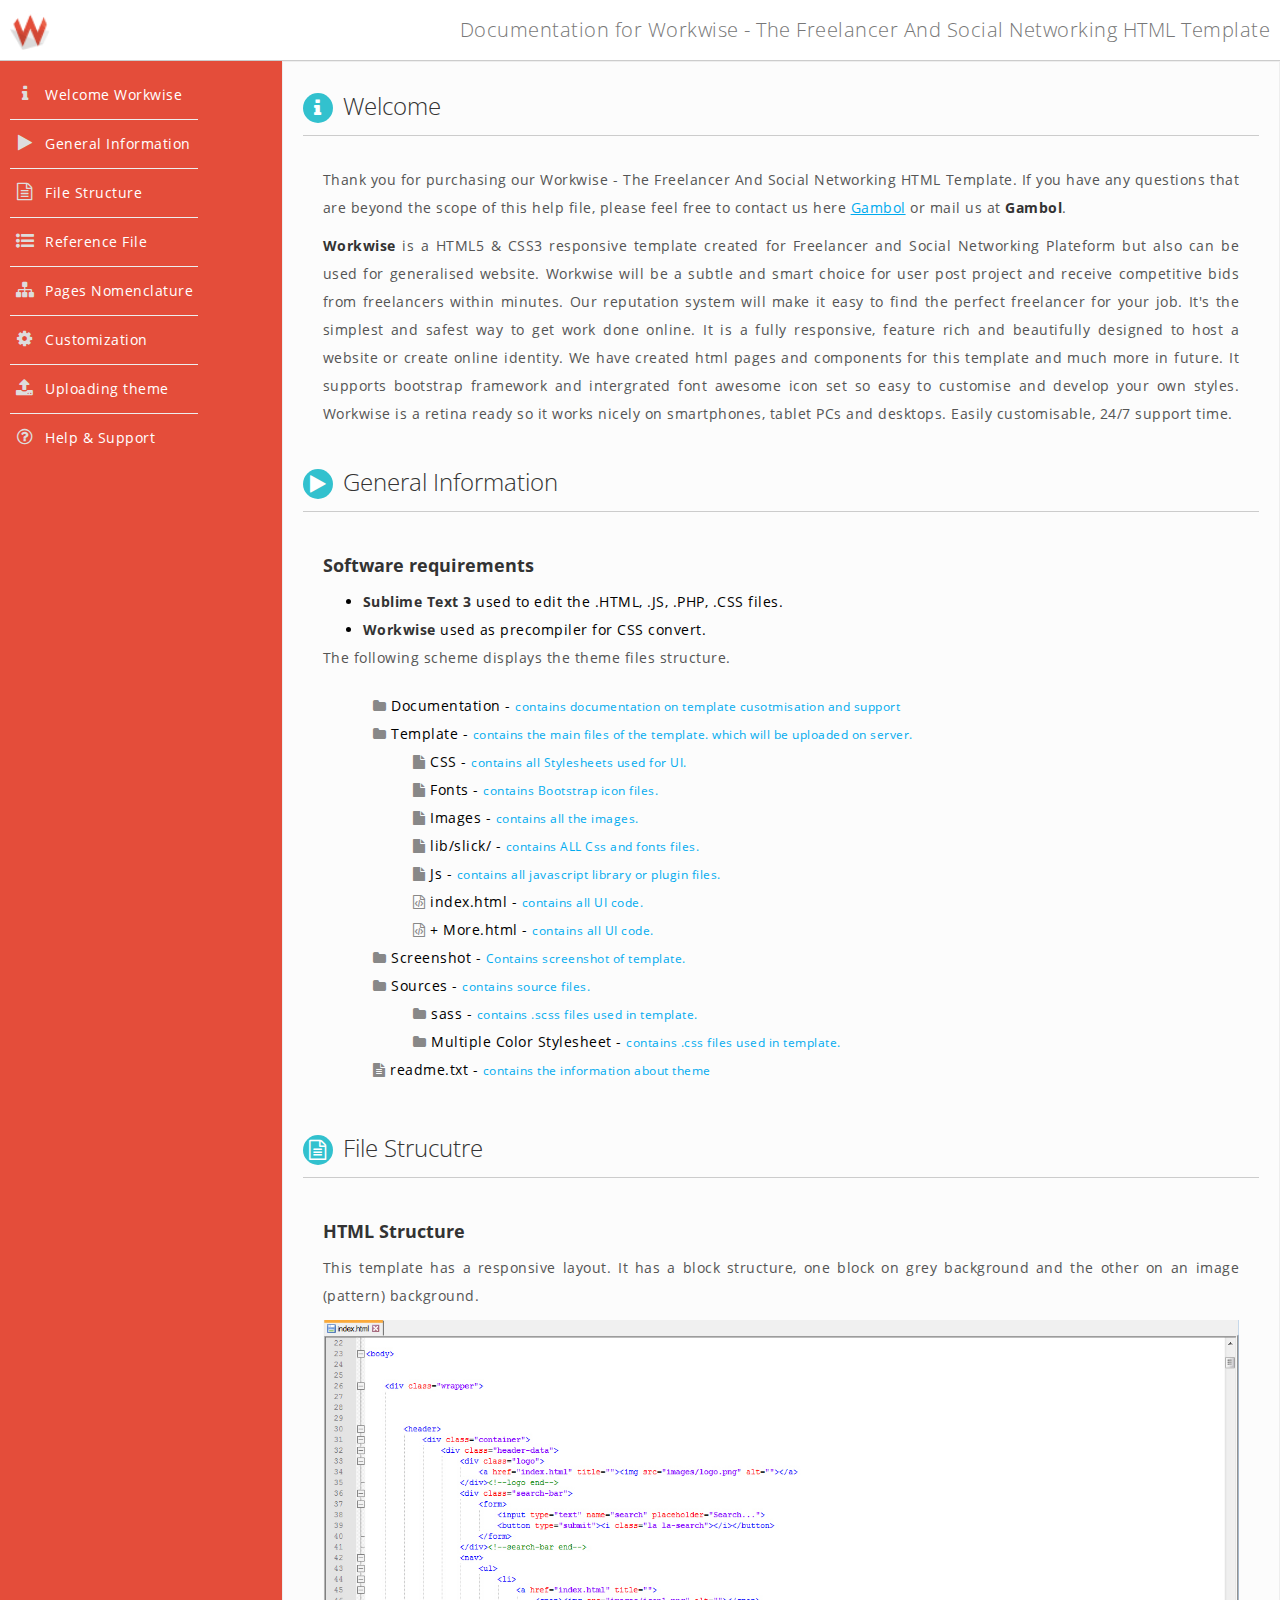
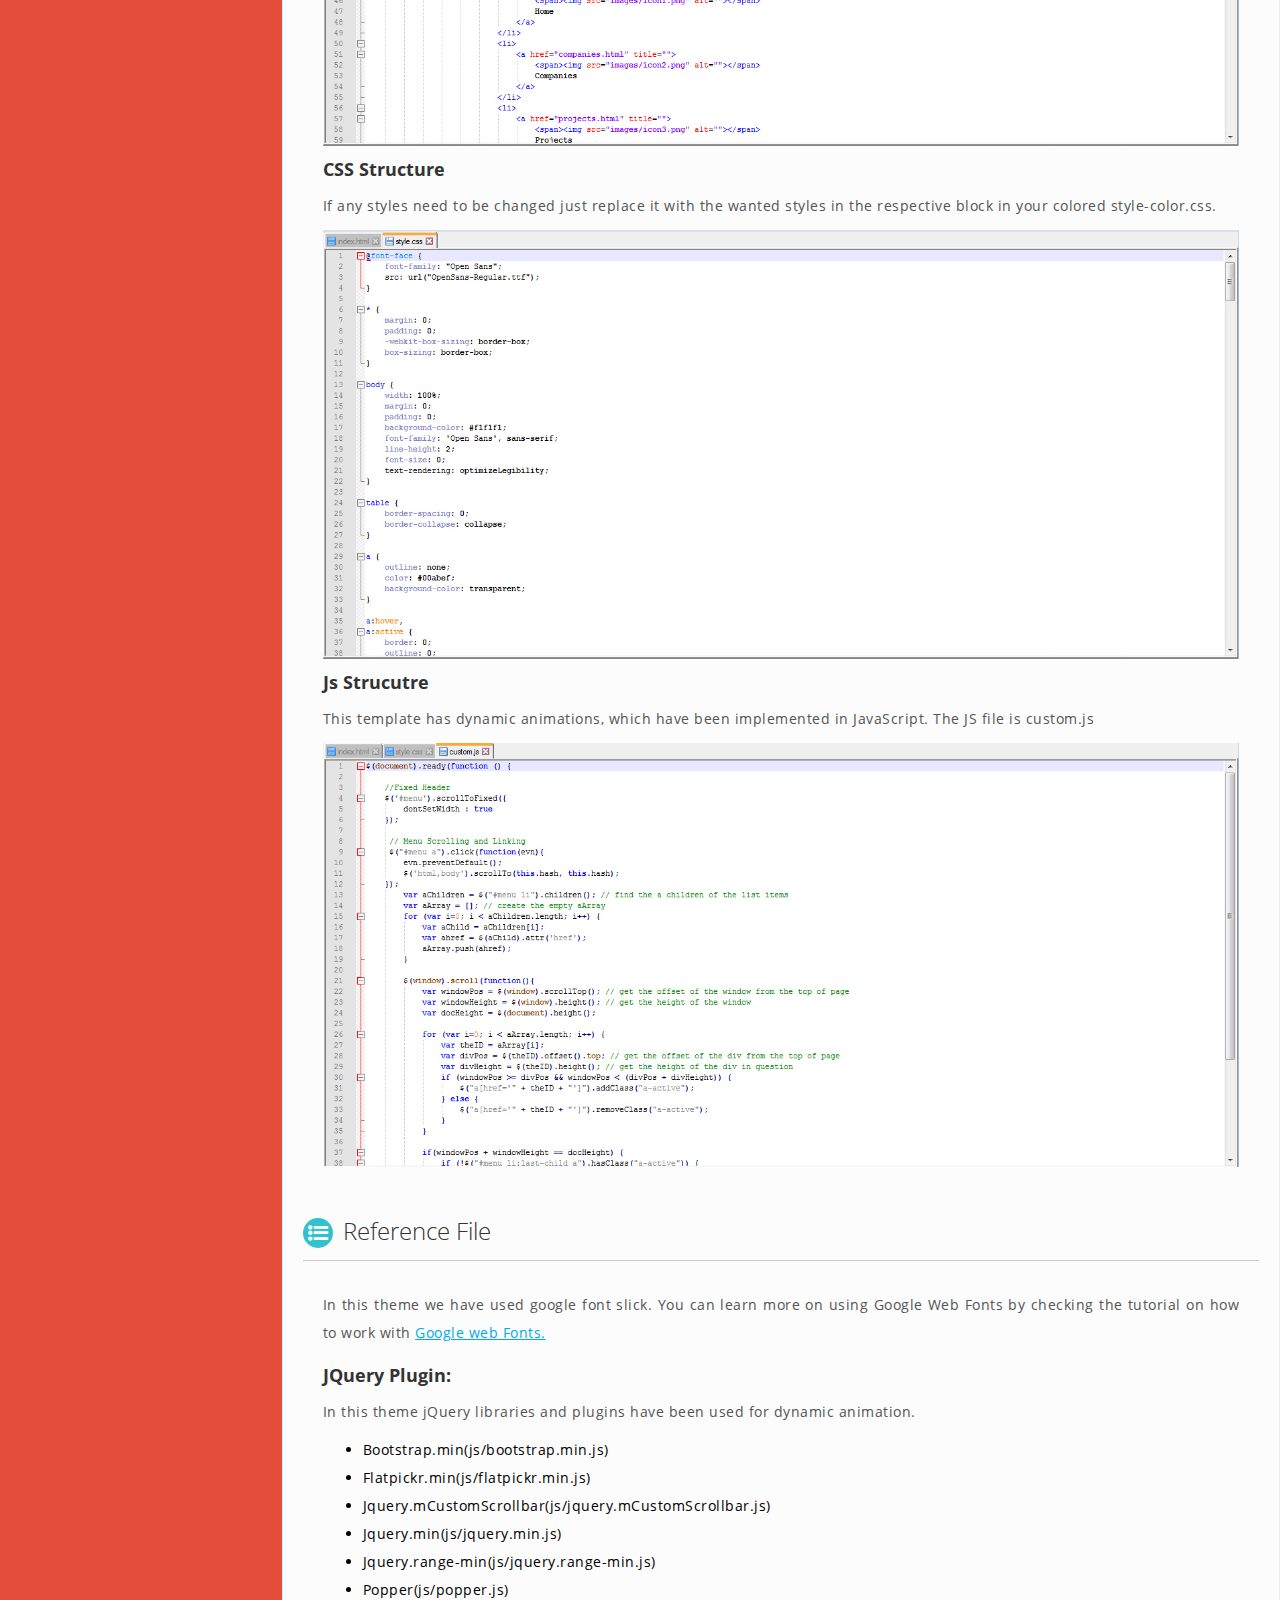
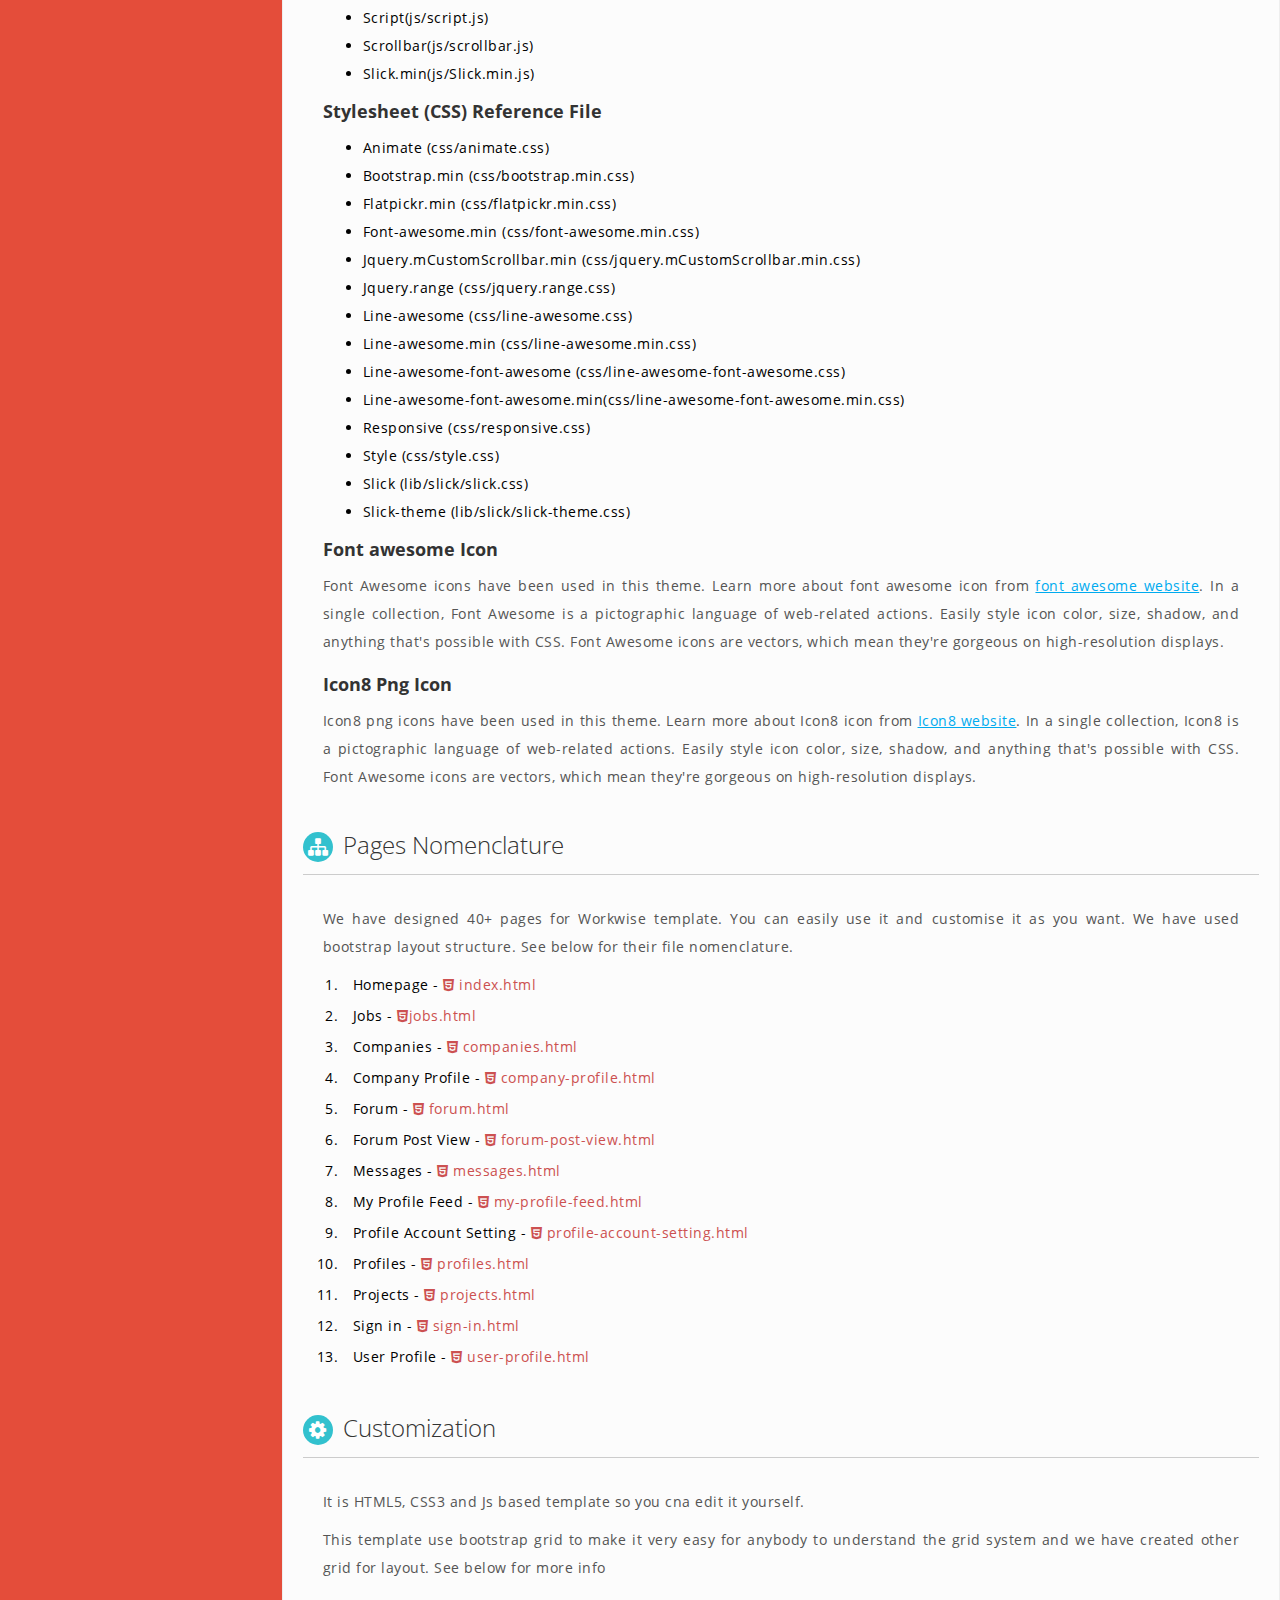
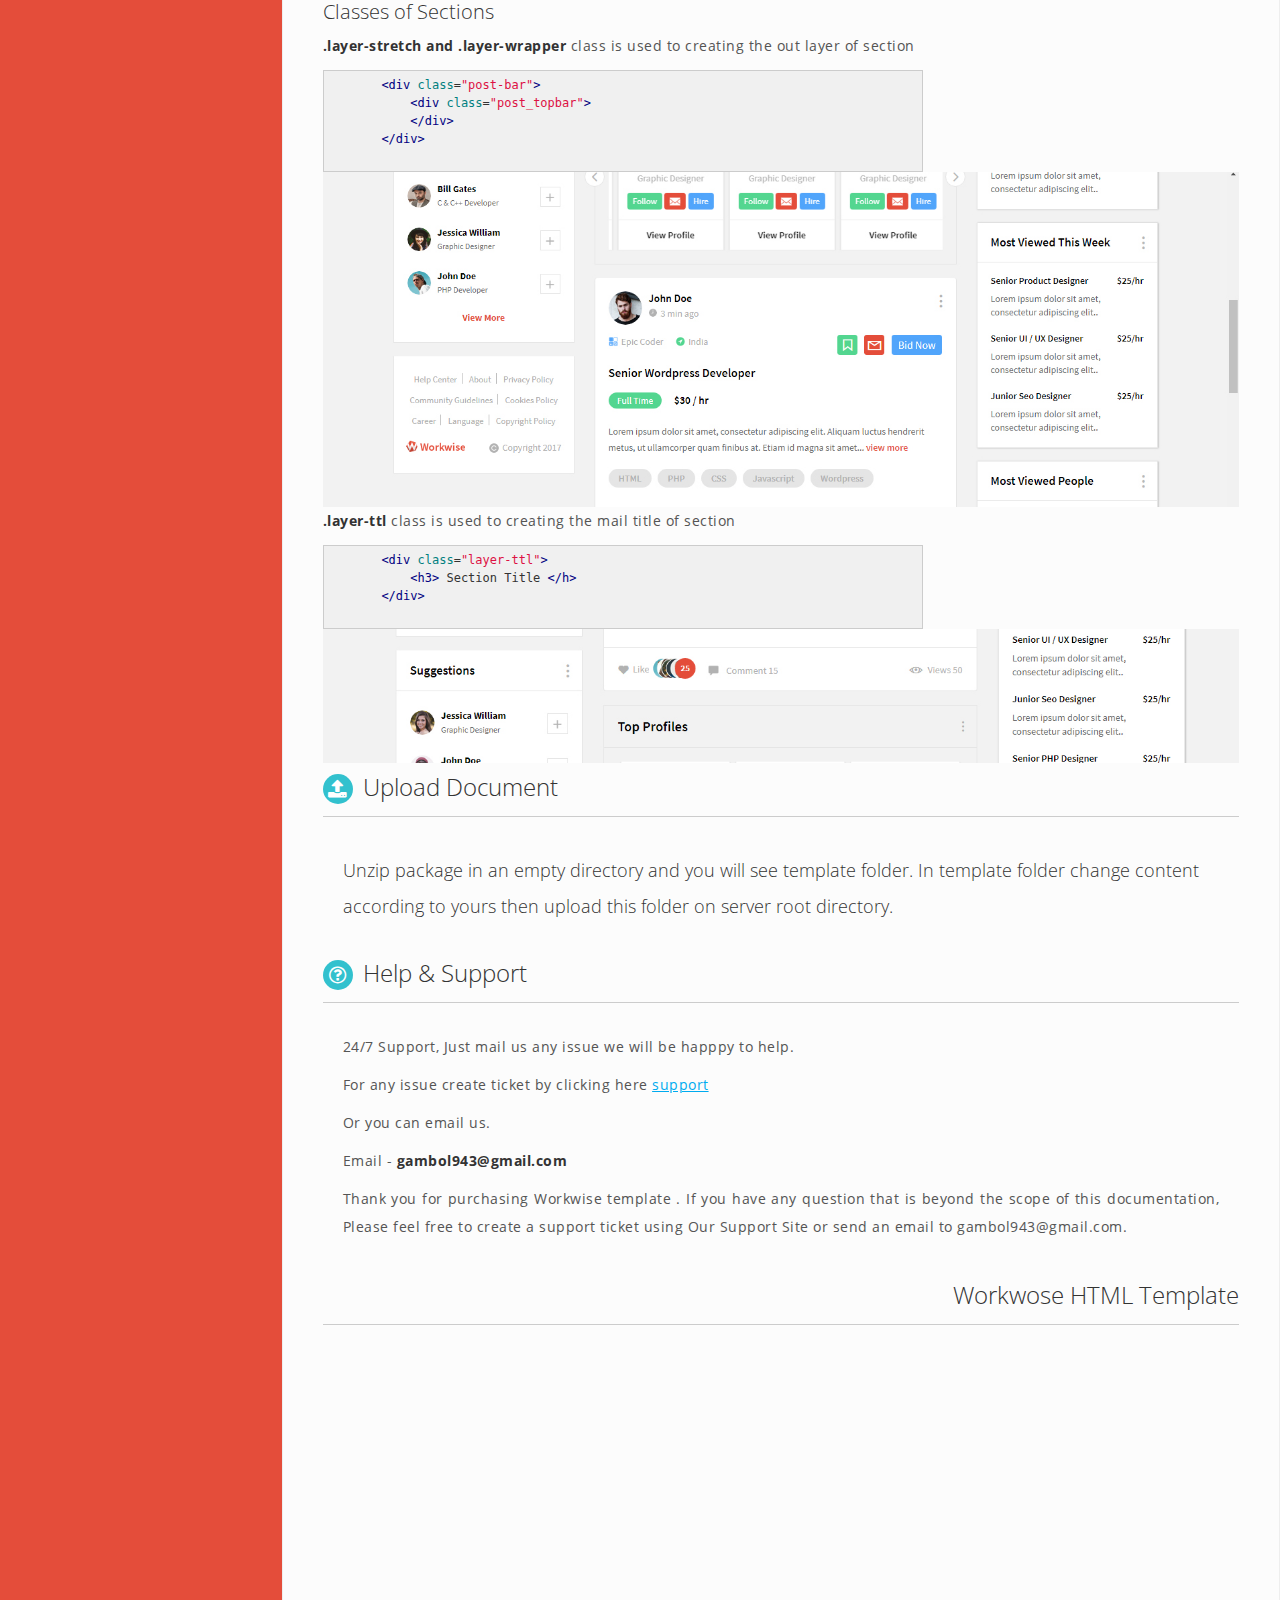
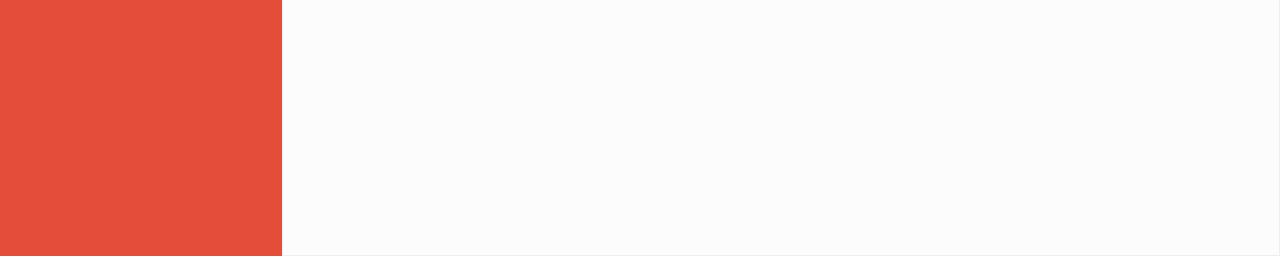
<file: workwisehtml-10/Documentation/index.html>
<!DOCTYPE html>
<html lang="en">

<head>
    <meta charset="UTF-8">
    <meta http-equiv="X-UA-Compatible" content="IE=edge">
    <meta name="viewport" content="width=device-width, initial-scale=1.0" />
    <title>Workwise HTML Template Documentation</title>
    <link rel="icon" type="image/x-icon" href="images/favicon.png">
    <link href="http://fonts.googleapis.com/css?family=Open+Sans:400,600" rel="stylesheet">
    <link rel="stylesheet" href="font-awesome/css/font-awesome.min.css">
    <link rel="stylesheet" href="css/prettify.css">
    <link rel="stylesheet" href="css/style.css">
</head>

<body>
    <div id="hdr">
        <div class="hdr-inner">
            <img src="images/logo.png" alt="">
            <h1>Documentation for Workwise - The Freelancer And Social Networking HTML Template</h1>
        </div>
    </div>
    <div class="div-center bdy">
        <div class="tbl">
            <div class="tbl-row">
                <div class="tbl-cell menu-container">
                    <ul id="menu">
                        <li><a href="#welcome" id="menu-welcome"><i class="fa fa-info"></i>Welcome Workwise</a></li>
                        <li><a href="#generalinfo" id="menu-generalinfo"><i class="fa fa-play"></i>General Information</a></li>
                        <li><a href="#file" id="menu-File"><i class="fa fa-file-text-o"></i>File Structure</a></li>
                        <li><a href="#referencefile" id="menu-referencefile"><i class="fa fa-list-ul"></i>Reference File</a></li>
                        <li><a href="#pagestructure" id="menu-pagestructure"><i class="fa fa-sitemap"></i>Pages Nomenclature</a></li>
                        <li><a href="#customization" id="menu-customization"><i class="fa fa-gear"></i>Customization</a></li>
                        <li><a href="#upload" id="menu-upload"><i class="fa fa-upload"></i>Uploading theme</a></li>
                        <li><a href="#help" id="menu-help"><i class="fa fa-question-circle-o"></i>Help &#38; Support</a></li>
                    </ul>
                </div>
                <div class="tbl-cell container">
                    <div class="content">
                        <div id="welcome" class="main-content">
                            <h2><i class="fa fa-info"></i>Welcome</h2>
                            <div class="content-container">
                                <p>
                                    Thank you for purchasing our Workwise - The Freelancer And Social Networking HTML Template. If you have any questions that are beyond the scope of this help file, please feel free to contact us here <a href="https://themeforest.net/user/gambol/portfolio" target="_blank">Gambol</a> or mail us at <b>Gambol</b>.
                                </p>
                                <p>
                                    <b>Workwise</b> is a HTML5 &#38; CSS3 responsive template created for Freelancer and Social Networking Plateform but also can be used for generalised website. Workwise will be a subtle and smart choice for user post project and receive competitive bids from freelancers within minutes. Our reputation system will make it easy to find the perfect freelancer for your job. It's the simplest and safest way to get work done online. It is a fully responsive, feature rich and beautifully designed to host a website or create online identity. We have created html pages and  components  for this template and much more in future. It supports bootstrap framework and intergrated font awesome icon set so easy to customise and develop your own styles. Workwise is a retina ready so it works nicely on smartphones, tablet PCs and desktops. Easily customisable, 24/7 support time.
                                </p>
                            </div>
                        </div>

                        <div id="generalinfo" class="main-content">
                            <h2><i class="fa fa-play"></i>General Information</h2>
                            <div class="content-container">
                                <h4><b>Software requirements</b></h4>
                                <ul>
                                    <li>
                                        <b>Sublime Text 3</b> used to edit the .HTML, .JS, .PHP, .CSS  files.
                                    </li>
                                    <li>
                                        <b>Workwise</b> used as precompiler for  CSS convert.
                                    </li>
                                </ul>
                                <p>The following scheme displays the theme files structure.</p>
                                <div class="direcotry">
                                    <ul>
                                        <li><i class="fa fa-folder"></i>Documentation - <span>contains documentation on template cusotmisation and support</span></li>
                                        <li>
                                            <i class="fa fa-folder"></i>Template - <span>contains the main files of the template. which will be uploaded on server.</span>
                                            <ul>
                                                <li><i class="fa fa-file"></i>CSS - <span>contains all Stylesheets used for UI.</span></li>
                                                
                                                <li><i class="fa fa-file"></i>Fonts - <span>contains Bootstrap icon files.</span></li>
                                                <li><i class="fa fa-file"></i>Images - <span>contains all the images.</span></li>
                                                <li><i class="fa fa-file"></i>lib/slick/ - <span>contains ALL Css and fonts files.</span></li>
                                                <li><i class="fa fa-file"></i>Js - <span>contains all javascript library or plugin files.</span></li>
                                                 <li><i class="fa fa-file-code-o"></i>index.html - <span>contains all UI code.</span></li>
                                                <li><i class="fa fa-file-code-o"></i>+ More.html - <span>contains all UI code.</span></li>
                                            </ul>
                                        </li>
                                        <li><i class="fa fa-folder"></i>Screenshot - <span>Contains screenshot of template.</span></li>
                                        <li>
                                            <i class="fa fa-folder"></i>Sources - <span>contains source files.</span>
                                            <ul>
                                                <li><i class="fa fa-folder"></i>sass - <span>contains .scss files used in template.</span></li>
                                                 <li><i class="fa fa-folder"></i>Multiple Color Stylesheet - <span>contains .css files used in template.</span></li>
                                            </ul>
                                        </li>
                                        <li><i class="fa fa-file-text"></i>readme.txt - <span>contains the information about theme</span></li>
                                    </ul>
                                </div>
                            </div>
                        </div>

                        <div id="file" class="main-content">
                            <h2><i class="fa fa-file-text-o"></i>File Strucutre</h2>
                            <div class="content-container">
                                <h4><b>HTML Structure</b></h4>
                                <p>
                                    This template has a responsive layout. It has a block structure, one block on grey background and the other on an image (pattern) background.
                                </p>
                                <div class="strucutre-image">
                                    <a href="images/well-documented.jpg"><img src="images/html.jpg" alt=""></a>
                                </div>
                                <h4><b>CSS Structure</b></h4>
                                <p> If any styles need to be changed just replace it with the wanted styles in the respective block in your colored style-color.css.</p>
                                <div class="strucutre-image">
                                    <a href="images/well-documented-css.jpg"><img src="images/css.jpg" alt=""></a>
                                </div>
                                <h4><b>Js Strucutre</b></h4>
                                <p>
                                    This template has dynamic animations, which have been implemented in JavaScript. The JS file is custom.js
                                </p>
                                <div class="strucutre-image">
                                    <a href="images/well-documented-js.jpg"><img src="images/js.jpg" alt=""></a>
                                </div>
                            </div>
                        </div>
                        
                        <div id="referencefile" class="main-content">
                            <h2><i class="fa fa-list-ul"></i>Reference File</h2>
                            <div class="content-container">
                                <p>
                                    In this theme we have used google font slick. You can learn more on using Google Web Fonts by checking the tutorial on how to work with
                                    <a href="https://developers.google.com/fonts/docs/getting_started" target="_blank">Google web Fonts.</a>
                                </p>
                                <h4><b>JQuery Plugin: </b></h4>
                                <p>In this theme jQuery libraries and plugins have been used for dynamic animation.</p>
                                <ul>
                                    <li>Bootstrap.min(js/bootstrap.min.js)</li>
                                    <li>Flatpickr.min(js/flatpickr.min.js)</li>
                                    <li>Jquery.mCustomScrollbar(js/jquery.mCustomScrollbar.js)</li>
                                    <li>Jquery.min(js/jquery.min.js)</li>
                                    <li>Jquery.range-min(js/jquery.range-min.js)</li>
                                    <li>Popper(js/popper.js)</li>
                                    <li>Script(js/script.js)</li>
                                   <li>Scrollbar(js/scrollbar.js)</li>
                                   <li>Slick.min(js/Slick.min.js)</li>
                                </ul>
                                <h4><b>Stylesheet (CSS) Reference File</b></h4>
                                <ul>
                                    <li>Animate (css/animate.css)</li>
                                    <li>Bootstrap.min (css/bootstrap.min.css)</li>
                                    <li>Flatpickr.min (css/flatpickr.min.css)</li>
                                    <li>Font-awesome.min (css/font-awesome.min.css)</li>
                                    <li>Jquery.mCustomScrollbar.min (css/jquery.mCustomScrollbar.min.css)</li>
                                    <li>Jquery.range (css/jquery.range.css)</li>
                                    <li>Line-awesome (css/line-awesome.css)</li>
                                    <li>Line-awesome.min (css/line-awesome.min.css)</li>
                                    <li>Line-awesome-font-awesome (css/line-awesome-font-awesome.css)</li>
                                    <li>Line-awesome-font-awesome.min(css/line-awesome-font-awesome.min.css)</li>
                                    <li>Responsive (css/responsive.css)</li>
                                    <li>Style (css/style.css)</li>
                                     <li>Slick (lib/slick/slick.css)</li>
                                      <li>Slick-theme (lib/slick/slick-theme.css)</li>
                                    
                                </ul>
                                <h4><b>Font awesome Icon</b></h4>
                                <p>
                                    Font Awesome icons have been used in this theme. Learn more about font awesome icon from <a href="http://fontawesome.io/examples/" target="_blank">font awesome website</a>. In a single collection, Font Awesome is a pictographic language of web-related actions. Easily style icon color, size, shadow, and anything that's possible with CSS. Font Awesome icons are vectors, which mean they're gorgeous on high-resolution displays.
                                </p>
								
								<h4><b>Icon8 Png Icon</b></h4>
                                <p>
                                    Icon8 png icons have been used in this theme. Learn more about Icon8 icon from <a href="https://icons8.com/" target="_blank">Icon8 website</a>. In a single collection, Icon8 is a pictographic language of web-related actions. Easily style icon color, size, shadow, and anything that's possible with CSS. Font Awesome icons are vectors, which mean they're gorgeous on high-resolution displays.
                                </p>
                            </div>
                        </div>
                        
                        <div id="pagestructure" class="main-content">
                            <h2><i class="fa fa-sitemap"></i>Pages Nomenclature</h2>
                            <div class="content-container">
                                <p>
                                    We have designed 40+ pages for Workwise template. You can easily use it and customise it as you want. We have used bootstrap layout structure. See below for their file nomenclature.
                                </p>
                                <ol>
                                    <li>Homepage - <span class="color-red"><i class="fa fa-html5"></i> index.html</span></li>
                                    <li>Jobs - <span class="color-red"><i class="fa fa-html5"></i>jobs.html</span></li>
                                    <li>Companies - <span class="color-red"><i class="fa fa-html5"></i> companies.html</span></li>
                                    <li>Company Profile - <span class="color-red"><i class="fa fa-html5"></i> company-profile.html</span></li>
                                    <li>Forum - <span class="color-red"><i class="fa fa-html5"></i> forum.html</span></li>
                                    <li>Forum Post View - <span class="color-red"><i class="fa fa-html5"></i> forum-post-view.html</span></li>
                                    <li>Messages - <span class="color-red"><i class="fa fa-html5"></i> messages.html</li>
                                    <li>My Profile Feed - <span class="color-red"><i class="fa fa-html5"></i> my-profile-feed.html</span></li>
                                    <li>Profile Account Setting - <span class="color-red"><i class="fa fa-html5"></i> profile-account-setting.html</span></li>
                                   <li>Profiles - <span class="color-red"><i class="fa fa-html5"></i> profiles.html</li>
                                   <li>Projects - <span class="color-red"><i class="fa fa-html5"></i> projects.html</li>
                                   <li>Sign in - <span class="color-red"><i class="fa fa-html5"></i> sign-in.html</li>
                                   <li>User Profile - <span class="color-red"><i class="fa fa-html5"></i> user-profile.html</li>
                                </ol>
                            </div>
                        </div>
                        
                        <div id="customization" class="main-content">
                            <h2><i class="fa fa-gear"></i>Customization</h2>
                            <div class="content-container">
                                <p>
                                    It is HTML5, CSS3 and Js based template so you cna edit it yourself.
                                </p>
                                <p>
                                    This template use bootstrap grid to make it very easy for anybody to understand the grid system and we have created other grid for layout. See below for more info
                                </p>
                               <h3>Classes of Sections</h3>
                               <p><b>.layer-stretch and .layer-wrapper</b> class is used to creating the out layer of section</p>
    <pre class="prettyprint">
        &lt;div class="post-bar"&gt;
            &lt;div class="post_topbar"&gt;
            &lt;/div&gt;
        &lt;/div&gt;
    </pre>
                              <div class="strucutre-image">
                                  <img src="images/colored-background.jpg" alt="">
                              </div>
                               <p><b>.layer-ttl</b> class is used to creating the mail title of section</p>
    <pre class="prettyprint">
        &lt;div class="layer-ttl"&gt;
            &lt;h3&gt; Section Title &lt;/h&gt;
        &lt;/div&gt;
    </pre>                    
                              <div class="strucutre-image">
                                  <img src="images/layer-ttl.jpg" alt="">
                              </div>
                               
   
       
                        <div id="upload" class="main-content">
                            <h2><i class="fa fa-upload"></i>Upload Document</h2>
                            <div class="content-container">
                                <h4>Unzip package in an empty directory and you will see template folder. In template folder change content according to yours then upload this folder on server root directory.</h4>
                            </div>
                        </div>

                        <div id="help" class="main-content">
                            <h2><i class="fa fa-question-circle-o"></i>Help &#38; Support</h2>
                            <div class="content-container">
                                <p>24/7 Support, Just mail us any issue we will be happpy to help.</p>
                                <p>For any issue create ticket by clicking here <a href="#" target="_blank">support</a></p>
                                <p>Or you can email us.</p>
                                <p>Email - <b>gambol943@gmail.com</b></p>
                                <p>
                                    Thank you for purchasing Workwise template . If you have any question that is beyond the scope of this documentation, Please feel free to create a support ticket using Our Support Site or send an email to gambol943@gmail.com.
                                </p>
                            </div>
                        </div>
                        <h2 style="display: block;text-align: right;">Workwose HTML Template</h2>
                    </div>
                </div>
            </div>
        </div>
    </div>

    <script src="js/jquery.min.js"></script>
    <script type="text/javascript" src="js/prettify/prettify.js"></script>
    <script src="js/jquery-scrolltofixed-min.js"></script>
    <script src="js/jquery.scrollTo.min.js"></script>
    <script src="js/custom.js"></script>
</body>

</html>
</file>
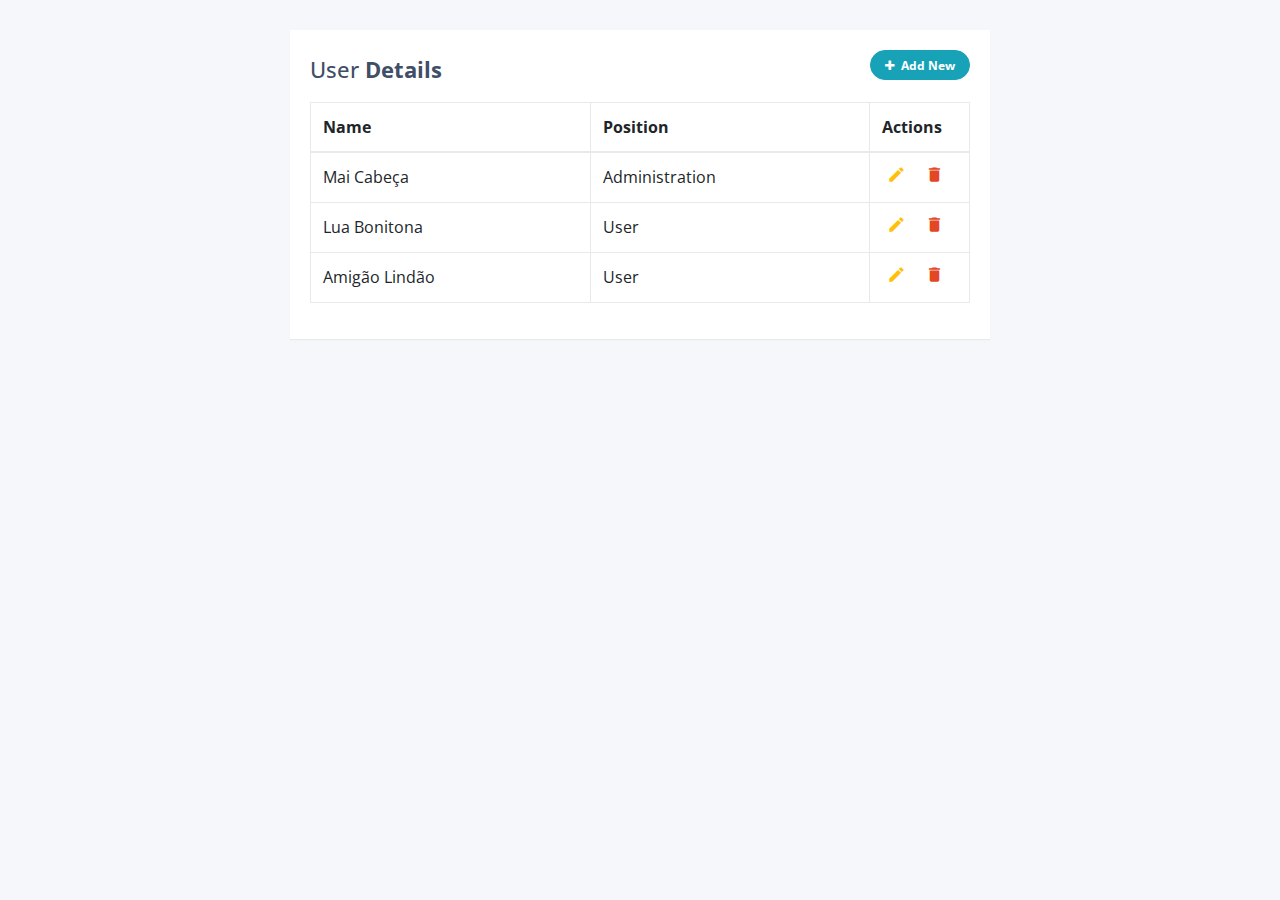
<file: workwisehtml-10/HTML/dashboard.html>
<!DOCTYPE html>
<html lang="en">
  <head>
    <meta charset="utf-8" />
    <meta
      name="viewport"
      content="width=device-width, initial-scale=1, shrink-to-fit=no"
    />
    <title>Bootstrap Table with Add and Delete Row Feature</title>
    <link
      rel="stylesheet"
      href="https://fonts.googleapis.com/css?family=Roboto|Varela+Round|Open+Sans"
    />
    <link
      rel="stylesheet"
      href="https://stackpath.bootstrapcdn.com/bootstrap/4.5.0/css/bootstrap.min.css"
    />
    <link
      rel="stylesheet"
      href="https://fonts.googleapis.com/icon?family=Material+Icons"
    />
    <link
      rel="stylesheet"
      href="https://maxcdn.bootstrapcdn.com/font-awesome/4.7.0/css/font-awesome.min.css"
    />
    <script src="https://code.jquery.com/jquery-3.5.1.min.js"></script>
    <script src="https://cdn.jsdelivr.net/npm/popper.js@1.16.0/dist/umd/popper.min.js"></script>
    <script src="https://stackpath.bootstrapcdn.com/bootstrap/4.5.0/js/bootstrap.min.js"></script>
    <link rel="stylesheet" href="css/dash.css" />
    <script>
      $(document).ready(function () {
        $('[data-toggle="tooltip"]').tooltip();
        var actions = $("table td:last-child").html();
        // Append table with add row form on add new button click
        $(".add-new").click(function () {
          $(this).attr("disabled", "disabled");
          var index = $("table tbody tr:last-child").index();
          var row =
            "<tr>" +
            '<td><input type="text" class="form-control" name="name" id="name"></td>' +
            '<td><input type="text" class="form-control" name="department" id="department"></td>' +
            "<td>" +
            actions +
            "</td>" +
            "</tr>";
          $("table").append(row);
          $("table tbody tr")
            .eq(index + 1)
            .find(".add, .edit")
            .toggle();
          $('[data-toggle="tooltip"]').tooltip();
        });
        // Add row on add button click
        $(document).on("click", ".add", function () {
          var empty = false;
          var input = $(this).parents("tr").find('input[type="text"]');
          input.each(function () {
            if (!$(this).val()) {
              $(this).addClass("error");
              empty = true;
            } else {
              $(this).removeClass("error");
            }
          });
          $(this).parents("tr").find(".error").first().focus();
          if (!empty) {
            input.each(function () {
              $(this).parent("td").html($(this).val());
            });
            $(this).parents("tr").find(".add, .edit").toggle();
            $(".add-new").removeAttr("disabled");
          }
        });
        // Edit row on edit button click
        $(document).on("click", ".edit", function () {
          $(this)
            .parents("tr")
            .find("td:not(:last-child)")
            .each(function () {
              $(this).html(
                '<input type="text" class="form-control" value="' +
                  $(this).text() +
                  '">'
              );
            });
          $(this).parents("tr").find(".add, .edit").toggle();
          $(".add-new").attr("disabled", "disabled");
        });
        // Delete row on delete button click
        $(document).on("click", ".delete", function () {
          $(this).parents("tr").remove();
          $(".add-new").removeAttr("disabled");
        });
      });
    </script>
  </head>
  <body>
    <div class="container-lg">
      <div class="table-responsive">
        <div class="table-wrapper">
          <div class="table-title">
            <div class="row">
              <div class="col-sm-8">
                <h2>User <b>Details</b></h2>
              </div>
              <div class="col-sm-4">
                <button type="button" class="btn btn-info add-new">
                  <i class="fa fa-plus"></i> Add New
                </button>
              </div>
            </div>
          </div>
          <table class="table table-bordered">
            <thead>
              <tr>
                <th>Name</th>
                <th>Position</th>
                <th>Actions</th>
              </tr>
            </thead>
            <tbody>
              <tr>
                <td>Mai Cabeça</td>
                <td>Administration</td>
                <td>
                  <a class="add" title="Add" data-toggle="tooltip"
                    ><i class="material-icons">&#xE03B;</i></a
                  >
                  <a class="edit" title="Edit" data-toggle="tooltip"
                    ><i class="material-icons">&#xE254;</i></a
                  >
                  <a class="delete" title="Delete" data-toggle="tooltip"
                    ><i class="material-icons">&#xE872;</i></a
                  >
                </td>
              </tr>
              <tr>
                <td>Lua Bonitona</td>
                <td>User</td>
                <td>
                  <a class="add" title="Add" data-toggle="tooltip"
                    ><i class="material-icons">&#xE03B;</i></a
                  >
                  <a class="edit" title="Edit" data-toggle="tooltip"
                    ><i class="material-icons">&#xE254;</i></a
                  >
                  <a class="delete" title="Delete" data-toggle="tooltip"
                    ><i class="material-icons">&#xE872;</i></a
                  >
                </td>
              </tr>
              <tr>
                <td>Amigão Lindão</td>
                <td>User</td>
                <td>
                  <a class="add" title="Add" data-toggle="tooltip"
                    ><i class="material-icons">&#xE03B;</i></a
                  >
                  <a class="edit" title="Edit" data-toggle="tooltip"
                    ><i class="material-icons">&#xE254;</i></a
                  >
                  <a class="delete" title="Delete" data-toggle="tooltip"
                    ><i class="material-icons">&#xE872;</i></a
                  >
                </td>
              </tr>
            </tbody>
          </table>
        </div>
      </div>
    </div>
  </body>
</html>
</file>
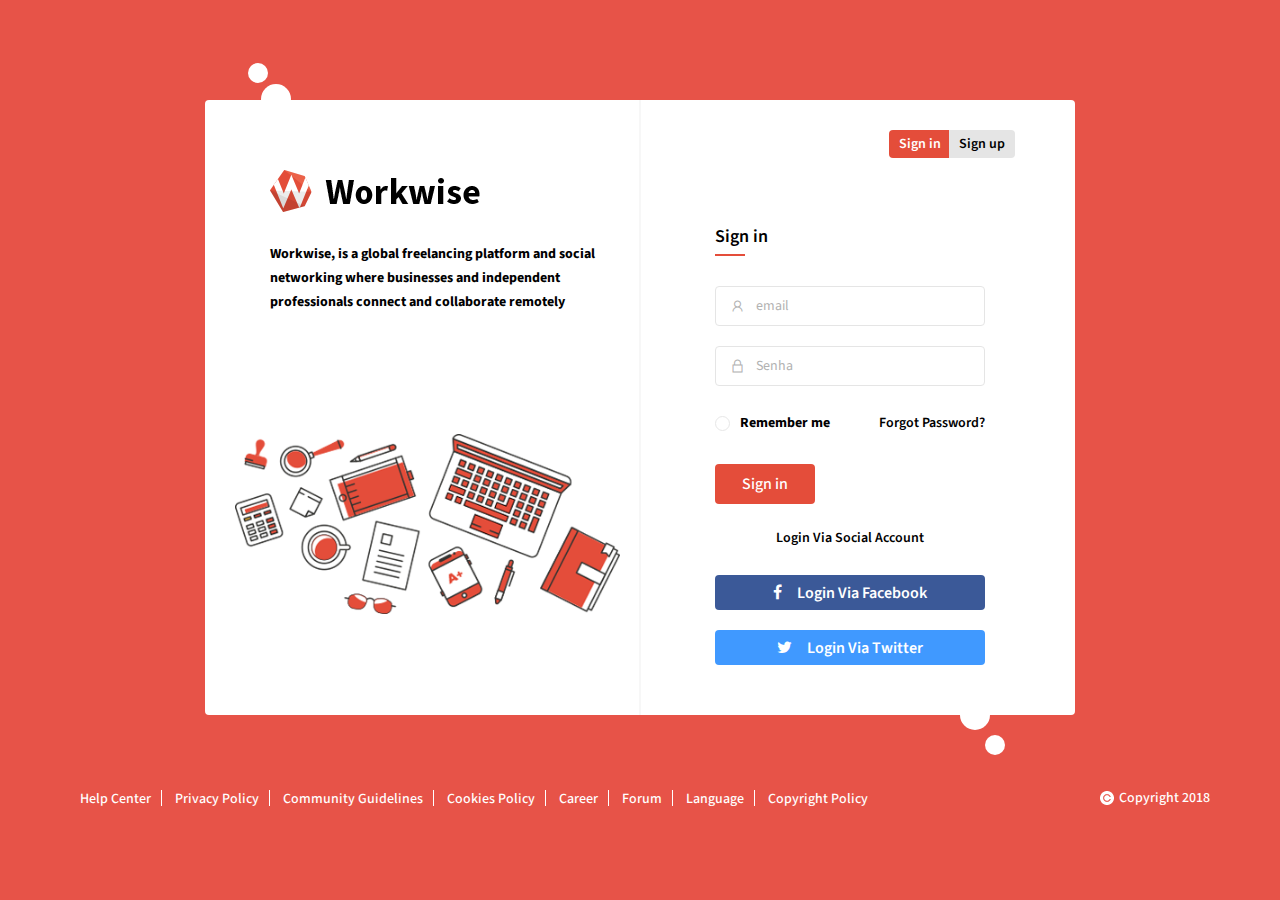
<file: workwisehtml-10/HTML/sign-in.html>
<!DOCTYPE html>
<html>
  <head>
    <meta charset="UTF-8" />
    <title>WorkWise Html Template</title>
    <meta name="viewport" content="width=device-width, initial-scale=1.0" />
    <meta name="description" content="" />
    <meta name="keywords" content="" />
    <link rel="stylesheet" type="text/css" href="css/animate.css" />
    <link rel="stylesheet" type="text/css" href="css/bootstrap.min.css" />
    <link rel="stylesheet" type="text/css" href="css/line-awesome.css" />
    <link
      rel="stylesheet"
      type="text/css"
      href="css/line-awesome-font-awesome.min.css"
    />
    <link rel="stylesheet" type="text/css" href="css/font-awesome.min.css" />
    <link rel="stylesheet" type="text/css" href="lib/slick/slick.css" />
    <link rel="stylesheet" type="text/css" href="lib/slick/slick-theme.css" />
    <link rel="stylesheet" type="text/css" href="css/style.css" />
    <link rel="stylesheet" type="text/css" href="css/responsive.css" />
  </head>

  <body class="sign-in">
    <div class="wrapper">
      <div class="sign-in-page">
        <div class="signin-popup">
          <div class="signin-pop">
            <div class="row">
              <div class="col-lg-6">
                <div class="cmp-info">
                  <div class="cm-logo">
                    <img src="images/cm-logo.png" alt="" />
                    <p>
                      Workwise, is a global freelancing platform and social
                      networking where businesses and independent professionals
                      connect and collaborate remotely
                    </p>
                  </div>
                  <!--cm-logo end-->
                  <img src="images/cm-main-img.png" alt="" />
                </div>
                <!--cmp-info end-->
              </div>
              <div class="col-lg-6">
                <div class="login-sec">
                  <ul class="sign-control">
                    <li data-tab="tab-1" class="current">
                      <a href="#" title="">Sign in</a>
                    </li>
                    <li data-tab="tab-2">
                      <a href="#" title="">Sign up</a>
                    </li>
                  </ul>
                  <div class="sign_in_sec current" id="tab-1">
                    <h3>Sign in</h3>
                    <form action="Login.php" method="POST">
                      <input type="hidden" name="operacao" value="inserir" />
                      <div class="row">
                        <div class="col-lg-12 no-pdd">
                          <div class="sn-field">
                            <input
                              type="text"
                              name="email"
                              placeholder="email"
                            />
                            <i class="la la-user"></i>
                          </div>
                          <!--sn-field end-->
                        </div>
                        <div class="col-lg-12 no-pdd">
                          <div class="sn-field">
                            <input
                              type="password"
                              name="senha"
                              placeholder="Senha"
                            />
                            <i class="la la-lock"></i>
                          </div>
                        </div>
                        <div class="col-lg-12 no-pdd">
                          <div class="checky-sec">
                            <div class="fgt-sec">
                              <input type="checkbox" name="cc" id="c1" />
                              <label for="c1">
                                <span></span>
                              </label>
                              <small>Remember me</small>
                            </div>
                            <!--fgt-sec end-->
                            <a href="#" title="">Forgot Password?</a>
                          </div>
                        </div>
                        <div class="col-lg-12 no-pdd">
                          <button type="submit" value="submit">Sign in</button>
                        </div>
                      </div>
                    </form>
                    <div class="login-resources">
                      <h4>Login Via Social Account</h4>
                      <ul>
                        <li>
                          <a href="#" title="" class="fb"
                            ><i class="fa fa-facebook"></i>Login Via Facebook</a
                          >
                        </li>
                        <li>
                          <a href="#" title="" class="tw"
                            ><i class="fa fa-twitter"></i>Login Via Twitter</a
                          >
                        </li>
                      </ul>
                    </div>
                    <!--login-resources end-->
                  </div>
                  <!--sign_in_sec end-->
                  <div class="sign_in_sec" id="tab-2">
                    <!--signup-tab end-->
                    <div class="dff-tab current" id="tab-3">
                      <form action="cadastrar.php" method="POST">
                        <input type="hidden" name="operacao" value="inserir" />
                        <div class="row">
                          <div class="col-lg-12 no-pdd">
                            <div class="sn-field">
                              <input
                                type="text"
                                name="nome"
                                placeholder="Nome"
                              />
                              <i class="la la-user"></i>
                            </div>
                          </div>
                          <div class="col-lg-12 no-pdd">
                            <div class="sn-field">
                              <input
                                type="email"
                                name="email"
                                placeholder="Email"
                              />
                              <i class="la la-lock"></i>
                            </div>
                          </div>
                          <div class="col-lg-12 no-pdd">
                            <div class="sn-field">
                              <input
                                type="password"
                                name="senha"
                                placeholder="Senha"
                              />
                              <i class="la la-lock"></i>
                            </div>
                          </div>
                          <div class="col-lg-12 no-pdd">
                            <div class="sn-field">
                              <input
                                type="password"
                                name="confSenha"
                                placeholder="Repeat Password"
                              />
                              <i class="la la-lock"></i>
                            </div>
                          </div>
                          <div class="col-lg-12 no-pdd">
                            <div class="checky-sec st2">
                              <div class="fgt-sec">
                                <input type="checkbox" name="cc" id="c2" />
                                <label for="c2">
                                  <span></span>
                                </label>
                                <small
                                  >Yes, I understand and agree to the workwise
                                  Terms & Conditions.</small
                                >
                              </div>
                              <!--fgt-sec end-->
                            </div>
                          </div>
                          <div class="col-lg-12 no-pdd">
                            <button type="submit" value="submit">
                              Sing Up
                            </button>
                          </div>
                        </div>
                      </form>
                    </div>
                    <!--dff-tab end-->
                    <div class="dff-tab" id="tab-4">
                      <form>
                        <div class="row">
                          <div class="col-lg-12 no-pdd">
                            <div class="sn-field">
                              <input
                                type="text"
                                name="company-name"
                                placeholder="Company Name"
                              />
                              <i class="la la-building"></i>
                            </div>
                          </div>
                          <div class="col-lg-12 no-pdd">
                            <div class="sn-field">
                              <input
                                type="text"
                                name="country"
                                placeholder="Country"
                              />
                              <i class="la la-globe"></i>
                            </div>
                          </div>
                          <div class="col-lg-12 no-pdd">
                            <div class="sn-field">
                              <input
                                type="password"
                                name="password"
                                placeholder="Password"
                              />
                              <i class="la la-lock"></i>
                            </div>
                          </div>
                          <div class="col-lg-12 no-pdd">
                            <div class="sn-field">
                              <input
                                type="password"
                                name="repeat-password"
                                placeholder="Repeat Password"
                              />
                              <i class="la la-lock"></i>
                            </div>
                          </div>
                          <div class="col-lg-12 no-pdd">
                            <div class="checky-sec st2">
                              <div class="fgt-sec">
                                <input type="checkbox" name="cc" id="c3" />
                                <label for="c3">
                                  <span></span>
                                </label>
                                <small
                                  >Yes, I understand and agree to the workwise
                                  Terms & Conditions.</small
                                >
                              </div>
                              <!--fgt-sec end-->
                            </div>
                          </div>
                          <div class="col-lg-12 no-pdd">
                            <button type="submit" value="submit">
                              Get Started
                            </button>
                          </div>
                        </div>
                      </form>
                    </div>
                    <!--dff-tab end-->
                  </div>
                </div>
                <!--login-sec end-->
              </div>
            </div>
          </div>
          <!--signin-pop end-->
        </div>
        <!--signin-popup end-->
        <div class="footy-sec">
          <div class="container">
            <ul>
              <li><a href="#" title="">Help Center</a></li>
              <li><a href="#" title="">Privacy Policy</a></li>
              <li><a href="#" title="">Community Guidelines</a></li>
              <li><a href="#" title="">Cookies Policy</a></li>
              <li><a href="#" title="">Career</a></li>
              <li><a href="#" title="">Forum</a></li>
              <li><a href="#" title="">Language</a></li>
              <li><a href="#" title="">Copyright Policy</a></li>
            </ul>
            <p><img src="images/copy-icon.png" alt="" />Copyright 2018</p>
          </div>
        </div>
        <!--footy-sec end-->
      </div>
      <!--sign-in-page end-->
    </div>
    <!--theme-layout end-->

    <script type="text/javascript" src="js/jquery.min.js"></script>
    <script type="text/javascript" src="js/popper.js"></script>
    <script type="text/javascript" src="js/bootstrap.min.js"></script>
    <script type="text/javascript" src="lib/slick/slick.min.js"></script>
    <script type="text/javascript" src="js/script.js"></script>
  </body>
</html>
</file>
<file: workwisehtml-10/Documentation/css/prettify.css>
/* GitHub Theme */
/* Pretty printing styles. Used with prettify.js. */
/* SPAN elements with the classes below are added by prettyprint. */
/* plain text */
.pln {
  color: #333333;
}
.prettyprint{overflow:auto!important;}

@media screen {
  /* string content */
  .str {
    color: #dd1144;
  }

  /* a keyword */
  .kwd {
    color: #333333;
  }

  /* a comment */
  .com {
    color: #999988;
  }

  /* a type name */
  .typ {
    color: #445588;
  }

  /* a literal value */
  .lit {
    color: #445588;
  }

  /* punctuation */
  .pun {
    color: #333333;
  }

  /* lisp open bracket */
  .opn {
    color: #333333;
  }

  /* lisp close bracket */
  .clo {
    color: #333333;
  }

  /* a markup tag name */
  .tag {
    color: navy;
  }

  /* a markup attribute name */
  .atn {
    color: teal;
  }

  /* a markup attribute value */
  .atv {
    color: #dd1144;
  }

  /* a declaration */
  .dec {
    color: #333333;
  }

  /* a variable name */
  .var {
    color: teal;
  }

  /* a function name */
  .fun {
    color: #990000;
  }
}
/* Use higher contrast and text-weight for printable form. */
@media print, projection {
  .str {
    color: #006600;
  }

  .kwd {
    color: #006;
    font-weight: bold;
  }

  .com {
    color: #600;
    font-style: italic;
  }

  .typ {
    color: #404;
    font-weight: bold;
  }

  .lit {
    color: #004444;
  }

  .pun, .opn, .clo {
    color: #444400;
  }

  .tag {
    color: #006;
    font-weight: bold;
  }

  .atn {
    color: #440044;
  }

  .atv {
    color: #006600;
  }
}
/* Style */
pre.prettyprint {
  background: #F0F0F0;
  font-family: Menlo, "Bitstream Vera Sans Mono", "DejaVu Sans Mono", Monaco, Consolas, monospace;
  font-size: 12px;
  line-height: 1.5;
  border: 1px solid #cccccc;
  padding: 0;
}

/* Specify class=linenums on a pre to get line numbering */
ol.linenums {
  margin-top: 0;
  margin-bottom: 0;
  color: #888;
}

.linenums li {
  background: #FAFAFA;
  padding-left: 10px;
  border-left: 1px solid #CCC;
}

.linenums li {
  padding-top: 5px;
}

.linenums li + li {
  padding-top: 0;
}

.linenums li:last-child {
  padding-bottom: 5px;
}



/* IE indents via margin-left */
li.L0,
li.L1,
li.L2,
li.L3,
li.L4,
li.L5,
li.L6,
li.L7,
li.L8,
li.L9 {
  /* */
}

/* Alternate shading for lines */
li.L1,
li.L3,
li.L5,
li.L7,
li.L9 {
  /* */
}
</file>
<file: workwisehtml-10/Documentation/css/style.css>
@font-face {
    font-family: "Open Sans";
    src: url("OpenSans-Regular.ttf");
}

* {
    margin: 0;
    padding: 0;
    -webkit-box-sizing: border-box;
    box-sizing: border-box;
}

body {
    width: 100%;
    margin: 0;
    padding: 0;
    background-color: #f1f1f1;
    font-family: 'Open Sans', sans-serif;
    line-height: 2;
    font-size: 0;
    text-rendering: optimizeLegibility;
}

table {
    border-spacing: 0;
    border-collapse: collapse;
}

a {
    outline: none;
    color: #00abef;
    background-color: transparent;
}

a:hover,
a:active {
    border: 0;
    outline: 0;
}

ul, ol {
    padding: 0 0 0 20px;
}

ol li {
    padding: 0 0 3px 10px;
}

ul li, ol li {
    font-size: 14px;
    letter-spacing: .5px;
}

h1 {
    font-size: 28px;
}

h2 {
    font-size: 24px;
}

h3 {
    font-size: 20px;
}

h4 {
    font-size: 18px;
    margin: 5px 0 5px 0;
}

h5,
h6 {
    font-size: 16px;
    margin: 5px 0 5px 0;
}

h1,
h2,
h3,
h4,
h5,
h6 {
    font-weight: 300;
    color: #333;
}

p {
    font-size: 14px;
    line-height: 28px;
    letter-spacing: .5px;
    text-align: justify;
    color: #555;
    margin: 0 0 10px 0;
}

b {
    color: #333;
    font-weight: 700;
}

pre {
    padding: 5px 0 5px 0 !important;
}

pre.prettyprint {
    width: 600px;
}

input,
textarea {
    font-family: 'Open Sans', sans-serif;
    -webkit-box-shadow: none;
    box-shadow: none;
    background-color: transparent;
    border: 0;
}

input:focus,
textarea:focus {
    border: 0;
    outline: 0;
}

input[type=number]::-webkit-inner-spin-button,
input[type=number]::-webkit-outer-spin-button {
    -webkit-appearance: none;
    margin: 0;
}

textarea {
    resize: none;
}

button {
    background-color: transparent;
    border: 0;
}

button:hover,
button:active,
button:focus {
    border: 0;
    outline: 0;
}

select:focus {
    border: none;
    outline: none;
}


/*----------------- Commom Classes------------------------*/

.tbl {
    display: table;
    width: 100%;
}

.tbl-row {
    display: table-row;
}

.tbl-cell {
    display: table-cell;
    vertical-align: middle;
}

.div-center {
    position: relative;
    width: 100%;
    margin: 0 auto;
}

.background {
    background: #fff;
}

#hdr {
    min-width: 980px;
    width: 100%;
    background: #fff;
    padding: 10px;
    border-bottom: 1px solid #ccc;
    -webkit-box-sizing: border-box;
    box-sizing: border-box;
}

#hdr img {
    height: 40px;
}

#hdr h1 {
    float: right;
    font-size: 20px;
    margin: 0;
    color: #777;
    letter-spacing: .5px;
}

.hdr-inner {
    width: 100%;
    margin: 0 auto;
}

.bdy .tbl-cell {
    vertical-align: top;
    -webkit-box-sizing: border-box;
    box-sizing: border-box;
}

.menu-container {
    width: 22%;
    min-width: 220px;
    max-width: 250px;
    background: #e44d3a;
}

#menu {
    display: inline-block;
    padding: 10px;
}

#menu li {
    list-style: none;
    border-bottom: 1px solid #eee;
}

#menu li:nth-last-child(1) {
    border-bottom: 0;
}

#menu a {
    display: block;
    font-size: 14px;
    color: #fff;
    padding: 10px 5px 10px 5px;
    text-decoration: none;
}

#menu a .fa {
    position: relative;
    width: 20px;
    height: 20px;
    color: #ddd;
    line-height: 20px;
    font-size: 18px;
    text-align: center;
    margin: 0 10px 0 0;
    border-radius: 50%;
}

.color-blue {
    color: #32c1ce;
}

.color-red {
    color: #cc5151;
}

.container {}

.content {
    padding: 20px 20px 500px 20px;
    background: #fcfcfc;
    border: 1px solid #eee;
}

.main-content h2 {
    padding: 0 0 5px 0;
    margin: 0 0 10px 0;
    border-bottom: 1px solid #ccc;
}

.main-content h2 .fa {
    width: 30px;
    height: 30px;
    line-height: 30px;
    color: #fff;
    font-size: 20px;
    text-align: center;
    border-radius: 50%;
    margin: 0 10px 0 0;
    background: #32c1ce;
}

.content-container {
    padding: 20px;
}

.content-container ul {
    padding: 0 40px;
}

#welcome h2 .fa {}

#generalinfo h2 .fa {}

#referencefile h2 .fa {}

#customization {
    padding: 10px 0 0 0;
}

#admin-panel h3 {
    font-size: 16px;
    color: #333;
    font-weight: 600;
    border-bottom: 1px solid #ccc;
}

#admin-panel h3 .fa {
    color: #888;
    padding: 0 10px 0 0;
}

#file {
    padding: 10px 0 20px 0;
}

#file h2 .fa {}

#form h2 .fa {}

#email h2 .fa {}

#upload h2 .fa {}

#validation h2 .fa {}

#help h2 .fa {}

.direcotry {
    padding: 10px;
}

.direcotry ul li {
    list-style: none;
}

.direcotry ul li .fa {
    color: #888;
    padding: 0 5px 0 0;
}

.direcotry ul li span {
    font-size: 12px;
    color: #00abef;
}

.strucutre-image img {
    width: 100%;
    height: auto;
}
</file>
<file: workwisehtml-10/HTML/css/dash.css>
body{
  color: #404e67;
  background: #f5f7fa;
  font-family: "Open Sans", sans-serif;
}
.table-wrapper {
  width: 700px;
  margin: 30px auto;
  background: #fff;
  padding: 20px;
  box-shadow: 0 1px 1px rgba(0, 0, 0, 0.05);
}
.table-title {
  padding-bottom: 10px;
  margin: 0 0 10px;
}
.table-title h2 {
  margin: 6px 0 0;
  font-size: 22px;
}
.table-title .add-new {
  float: right;
  height: 30px;
  font-weight: bold;
  font-size: 12px;
  text-shadow: none;
  min-width: 100px;
  border-radius: 50px;
  line-height: 13px;
}
.table-title .add-new i {
  margin-right: 4px;
}
table.table {
  table-layout: fixed;
}
table.table tr th,
table.table tr td {
  border-color: #e9e9e9;
}
table.table th i {
  font-size: 13px;
  margin: 0 5px;
  cursor: pointer;
}
table.table th:last-child {
  width: 100px;
}
table.table td a {
  cursor: pointer;
  display: inline-block;
  margin: 0 5px;
  min-width: 24px;
}
table.table td a.add {
  color: #27c46b;
}
table.table td a.edit {
  color: #ffc107;
}
table.table td a.delete {
  color: #e34724;
}
table.table td i {
  font-size: 19px;
}
table.table td a.add i {
  font-size: 24px;
  margin-right: -1px;
  position: relative;
  top: 3px;
}
table.table .form-control {
  height: 32px;
  line-height: 32px;
  box-shadow: none;
  border-radius: 2px;
}
table.table .form-control.error {
  border-color: #f50000;
}
table.table td .add {
  display: none;
}
</file>
<file: workwisehtml-10/HTML/css/line-awesome.css>
/*!
 *  Line Awesome 1.1.0 by @icons_8 - https://icons8.com/line-awesome
 *  License - https://icons8.com/good-boy-license/ (Font: SIL OFL 1.1, CSS: MIT License)
 *
 * Made with love by Icons8 [ https://icons8.com/ ] using FontCustom [ https://github.com/FontCustom/fontcustom ]
 *
 * Contacts:
 *    [ https://icons8.com/contact ]
 *
 * Follow Icon8 on
 *    Twitter [ https://twitter.com/icons_8 ]
 *    Facebook [ https://www.facebook.com/Icons8 ]
 *    Google+ [ https://plus.google.com/+Icons8 ]
 *    GitHub [ https://github.com/icons8 ]
 */

@font-face {
  font-family: "LineAwesome";
  src: url("../fonts/line-awesome.eot?v=1.1.");
  src: url("../fonts/line-awesome.eot??v=1.1.#iefix") format("embedded-opentype"),
       url("../fonts/line-awesome.woff2?v=1.1.") format("woff2"),
       url("../fonts/line-awesome.woff?v=1.1.") format("woff"),
       url("../fonts/line-awesome.ttf?v=1.1.") format("truetype"),
       url("../fonts/line-awesome.svg?v=1.1.#fa") format("svg");
  font-weight: normal;
  font-style: normal;
}

@media screen and (-webkit-min-device-pixel-ratio:0) {
  @font-face {
    font-family: "LineAwesome";
    src: url("../fonts/line-awesome.svg?v=1.1.#fa") format("svg");
  }
}

/* Thanks to http://fontawesome.io @fontawesome and @davegandy */
.la {
    display: inline-block;
    font: normal normal normal 16px/1 "LineAwesome";
    font-size: inherit;
    text-decoration: inherit;
    text-rendering: optimizeLegibility;
    text-transform: none;
    -moz-osx-font-smoothing: grayscale;
    -webkit-font-smoothing: antialiased;
    font-smoothing: antialiased;
}
/* makes the font 33% larger relative to the icon container */
.la-lg {
    font-size: 1.33333333em;
    line-height: 0.75em;
    vertical-align: -15%;
}
.la-2x {
    font-size: 2em;
}
.la-3x {
    font-size: 3em;
}
.la-4x {
    font-size: 4em;
}
.la-5x {
    font-size: 5em;
}
.la-fw {
    width: 1.28571429em;
    text-align: center;
}
.la-ul {
    padding-left: 0;
    margin-left: 2.14285714em;
    list-style-type: none;
}
.la-ul > li {
    position: relative;
}
.la-li {
    position: absolute;
    left: -2.14285714em;
    width: 2.14285714em;
    top: 0.14285714em;
    text-align: center;
}
.la-li.la-lg {
    left: -1.85714286em;
}
.la-border {
    padding: .2em .25em .15em;
    border: solid 0.08em #eeeeee;
    border-radius: .1em;
}
.pull-right {
    float: right;
}
.pull-left {
    float: left;
}
.li.pull-left {
    margin-right: .3em;
}
.li.pull-right {
    margin-left: .3em;
}
.la-spin {
    -webkit-animation: fa-spin 2s infinite linear;
    animation: fa-spin 2s infinite linear;
}
@-webkit-keyframes fa-spin {
    0% {
        -webkit-transform: rotate(0deg);
        transform: rotate(0deg);
    }
    100% {
        -webkit-transform: rotate(359deg);
        transform: rotate(359deg);
    }
}
@keyframes fa-spin {
    0% {
        -webkit-transform: rotate(0deg);
        transform: rotate(0deg);
    }
    100% {
        -webkit-transform: rotate(359deg);
        transform: rotate(359deg);
    }
}
.la-rotate-90 {
    filter: progid:DXImageTransform.Microsoft.BasicImage(rotation=1);
    -webkit-transform: rotate(90deg);
    -ms-transform: rotate(90deg);
    transform: rotate(90deg);
}
.la-rotate-180 {
    filter: progid:DXImageTransform.Microsoft.BasicImage(rotation=2);
    -webkit-transform: rotate(180deg);
    -ms-transform: rotate(180deg);
    transform: rotate(180deg);
}
.la-rotate-270 {
    filter: progid:DXImageTransform.Microsoft.BasicImage(rotation=3);
    -webkit-transform: rotate(270deg);
    -ms-transform: rotate(270deg);
    transform: rotate(270deg);
}
.la-flip-horizontal {
    filter: progid:DXImageTransform.Microsoft.BasicImage(rotation=0, mirror=1);
    -webkit-transform: scale(-1, 1);
    -ms-transform: scale(-1, 1);
    transform: scale(-1, 1);
}
.la-flip-vertical {
    filter: progid:DXImageTransform.Microsoft.BasicImage(rotation=2, mirror=1);
    -webkit-transform: scale(1, -1);
    -ms-transform: scale(1, -1);
    transform: scale(1, -1);
}
:root .la-rotate-90,
:root .la-rotate-180,
:root .la-rotate-270,
:root .la-flip-horizontal,
:root .la-flip-vertical {
    filter: none;
}
.la-stack {
    position: relative;
    display: inline-block;
    width: 2em;
    height: 2em;
    line-height: 2em;
    vertical-align: middle;
}
.la-stack-1x,
.la-stack-2x {
    position: absolute;
    left: 0;
    width: 100%;
    text-align: center;
}
.la-stack-1x {
    line-height: inherit;
}
.la-stack-2x {
    font-size: 2em;
}
.la-inverse {
    color: #ffffff;
}
/* Thanks to http://fontawesome.io @fontawesome and @davegandy */

.la-500px:before { content: "\f100"; }
.la-adjust:before { content: "\f101"; }
.la-adn:before { content: "\f102"; }
.la-align-center:before { content: "\f103"; }
.la-align-justify:before { content: "\f104"; }
.la-align-left:before { content: "\f105"; }
.la-align-right:before { content: "\f106"; }
.la-amazon:before { content: "\f107"; }
.la-ambulance:before { content: "\f108"; }
.la-anchor:before { content: "\f109"; }
.la-android:before { content: "\f10a"; }
.la-angellist:before { content: "\f10b"; }
.la-angle-double-down:before { content: "\f10c"; }
.la-angle-double-left:before { content: "\f10d"; }
.la-angle-double-right:before { content: "\f10e"; }
.la-angle-double-up:before { content: "\f10f"; }
.la-angle-down:before { content: "\f110"; }
.la-angle-left:before { content: "\f111"; }
.la-angle-right:before { content: "\f112"; }
.la-angle-up:before { content: "\f113"; }
.la-apple:before { content: "\f114"; }
.la-archive:before { content: "\f115"; }
.la-area-chart:before { content: "\f116"; }
.la-arrow-circle-down:before { content: "\f117"; }
.la-arrow-circle-left:before { content: "\f118"; }
.la-arrow-circle-o-down:before { content: "\f119"; }
.la-arrow-circle-o-left:before { content: "\f11a"; }
.la-arrow-circle-o-right:before { content: "\f11b"; }
.la-arrow-circle-o-up:before { content: "\f11c"; }
.la-arrow-circle-right:before { content: "\f11d"; }
.la-arrow-circle-up:before { content: "\f11e"; }
.la-arrow-down:before { content: "\f11f"; }
.la-arrow-left:before { content: "\f120"; }
.la-arrow-right:before { content: "\f121"; }
.la-arrow-up:before { content: "\f122"; }
.la-arrows:before { content: "\f123"; }
.la-arrows-alt:before { content: "\f124"; }
.la-arrows-h:before { content: "\f125"; }
.la-arrows-v:before { content: "\f126"; }
.la-asterisk:before { content: "\f127"; }
.la-at:before { content: "\f128"; }
.la-automobile:before { content: "\f129"; }
.la-backward:before { content: "\f12a"; }
.la-balance-scale:before { content: "\f12b"; }
.la-ban:before { content: "\f12c"; }
.la-bank:before { content: "\f12d"; }
.la-bar-chart:before { content: "\f12e"; }
.la-bar-chart-o:before { content: "\f12f"; }
.la-barcode:before { content: "\f130"; }
.la-bars:before { content: "\f131"; }
.la-battery-0:before { content: "\f132"; }
.la-battery-1:before { content: "\f133"; }
.la-battery-2:before { content: "\f134"; }
.la-battery-3:before { content: "\f135"; }
.la-battery-4:before { content: "\f136"; }
.la-battery-empty:before { content: "\f137"; }
.la-battery-full:before { content: "\f138"; }
.la-battery-half:before { content: "\f139"; }
.la-battery-quarter:before { content: "\f13a"; }
.la-battery-three-quarters:before { content: "\f13b"; }
.la-bed:before { content: "\f13c"; }
.la-beer:before { content: "\f13d"; }
.la-behance:before { content: "\f13e"; }
.la-behance-square:before { content: "\f13f"; }
.la-bell:before { content: "\f140"; }
.la-bell-o:before { content: "\f141"; }
.la-bell-slash:before { content: "\f142"; }
.la-bell-slash-o:before { content: "\f143"; }
.la-bicycle:before { content: "\f144"; }
.la-binoculars:before { content: "\f145"; }
.la-birthday-cake:before { content: "\f146"; }
.la-bitbucket:before { content: "\f147"; }
.la-bitbucket-square:before { content: "\f148"; }
.la-bitcoin:before { content: "\f149"; }
.la-black-tie:before { content: "\f14a"; }
.la-bold:before { content: "\f14b"; }
.la-bolt:before { content: "\f14c"; }
.la-bomb:before { content: "\f14d"; }
.la-book:before { content: "\f14e"; }
.la-bookmark:before { content: "\f14f"; }
.la-bookmark-o:before { content: "\f150"; }
.la-briefcase:before { content: "\f151"; }
.la-btc:before { content: "\f152"; }
.la-bug:before { content: "\f153"; }
.la-building:before { content: "\f154"; }
.la-building-o:before { content: "\f155"; }
.la-bullhorn:before { content: "\f156"; }
.la-bullseye:before { content: "\f157"; }
.la-bus:before { content: "\f158"; }
.la-buysellads:before { content: "\f159"; }
.la-cab:before { content: "\f15a"; }
.la-calculator:before { content: "\f15b"; }
.la-calendar:before { content: "\f15c"; }
.la-calendar-check-o:before { content: "\f15d"; }
.la-calendar-minus-o:before { content: "\f15e"; }
.la-calendar-o:before { content: "\f15f"; }
.la-calendar-plus-o:before { content: "\f160"; }
.la-calendar-times-o:before { content: "\f161"; }
.la-camera:before { content: "\f162"; }
.la-camera-retro:before { content: "\f163"; }
.la-car:before { content: "\f164"; }
.la-caret-down:before { content: "\f165"; }
.la-caret-left:before { content: "\f166"; }
.la-caret-right:before { content: "\f167"; }
.la-caret-square-o-down:before, .la-toggle-down:before { content: "\f168"; }
.la-caret-square-o-left:before, .la-toggle-left:before { content: "\f169"; }
.la-caret-square-o-right:before, .la-toggle-right:before { content: "\f16a"; }
.la-caret-square-o-up:before, .la-toggle-up:before { content: "\f16b"; }
.la-caret-up:before { content: "\f16c"; }
.la-cart-arrow-down:before { content: "\f16d"; }
.la-cart-plus:before { content: "\f16e"; }
.la-cc:before { content: "\f16f"; }
.la-cc-amex:before { content: "\f170"; }
.la-cc-diners-club:before { content: "\f171"; }
.la-cc-discover:before { content: "\f172"; }
.la-cc-jcb:before { content: "\f173"; }
.la-cc-mastercard:before { content: "\f174"; }
.la-cc-paypal:before { content: "\f175"; }
.la-cc-stripe:before { content: "\f176"; }
.la-cc-visa:before { content: "\f177"; }
.la-certificate:before { content: "\f178"; }
.la-chain:before { content: "\f179"; }
.la-chain-broken:before { content: "\f17a"; }
.la-check:before { content: "\f17b"; }
.la-check-circle:before { content: "\f17c"; }
.la-check-circle-o:before { content: "\f17d"; }
.la-check-square:before { content: "\f17e"; }
.la-check-square-o:before { content: "\f17f"; }
.la-chevron-circle-down:before { content: "\f180"; }
.la-chevron-circle-left:before { content: "\f181"; }
.la-chevron-circle-right:before { content: "\f182"; }
.la-chevron-circle-up:before { content: "\f183"; }
.la-chevron-down:before { content: "\f184"; }
.la-chevron-left:before { content: "\f185"; }
.la-chevron-right:before { content: "\f186"; }
.la-chevron-up:before { content: "\f187"; }
.la-child:before { content: "\f188"; }
.la-chrome:before { content: "\f189"; }
.la-circle:before { content: "\f18a"; }
.la-circle-o:before { content: "\f18b"; }
.la-circle-o-notch:before { content: "\f18c"; }
.la-circle-thin:before { content: "\f18d"; }
.la-clipboard:before { content: "\f18e"; }
.la-clock-o:before { content: "\f18f"; }
.la-clone:before { content: "\f190"; }
.la-close:before { content: "\f191"; }
.la-cloud:before { content: "\f192"; }
.la-cloud-download:before { content: "\f193"; }
.la-cloud-upload:before { content: "\f194"; }
.la-cny:before { content: "\f195"; }
.la-code:before { content: "\f196"; }
.la-code-fork:before { content: "\f197"; }
.la-codepen:before { content: "\f198"; }
.la-coffee:before { content: "\f199"; }
.la-cog:before { content: "\f19a"; }
.la-cogs:before { content: "\f19b"; }
.la-columns:before { content: "\f19c"; }
.la-comment:before { content: "\f19d"; }
.la-comment-o:before { content: "\f19e"; }
.la-commenting:before { content: "\f19f"; }
.la-commenting-o:before { content: "\f1a0"; }
.la-comments:before { content: "\f1a1"; }
.la-comments-o:before { content: "\f1a2"; }
.la-compass:before { content: "\f1a3"; }
.la-compress:before { content: "\f1a4"; }
.la-connectdevelop:before { content: "\f1a5"; }
.la-contao:before { content: "\f1a6"; }
.la-copy:before { content: "\f1a7"; }
.la-copyright:before { content: "\f1a8"; }
.la-creative-commons:before { content: "\f1a9"; }
.la-credit-card:before { content: "\f1aa"; }
.la-crop:before { content: "\f1ab"; }
.la-crosshairs:before { content: "\f1ac"; }
.la-css3:before { content: "\f1ad"; }
.la-cube:before { content: "\f1ae"; }
.la-cubes:before { content: "\f1af"; }
.la-cut:before { content: "\f1b0"; }
.la-cutlery:before { content: "\f1b1"; }
.la-dashboard:before { content: "\f1b2"; }
.la-dashcube:before { content: "\f1b3"; }
.la-database:before { content: "\f1b4"; }
.la-dedent:before { content: "\f1b5"; }
.la-delicious:before { content: "\f1b6"; }
.la-desktop:before { content: "\f1b7"; }
.la-deviantart:before { content: "\f1b8"; }
.la-diamond:before { content: "\f1b9"; }
.la-digg:before { content: "\f1ba"; }
.la-dollar:before { content: "\f1bb"; }
.la-dot-circle-o:before { content: "\f1bc"; }
.la-download:before { content: "\f1bd"; }
.la-dribbble:before { content: "\f1be"; }
.la-dropbox:before { content: "\f1bf"; }
.la-drupal:before { content: "\f1c0"; }
.la-edit:before { content: "\f1c1"; }
.la-eject:before { content: "\f1c2"; }
.la-ellipsis-h:before { content: "\f1c3"; }
.la-ellipsis-v:before { content: "\f1c4"; }
.la-empire:before, .la-ge:before { content: "\f1c5"; }
.la-envelope:before { content: "\f1c6"; }
.la-envelope-o:before { content: "\f1c7"; }
.la-envelope-square:before { content: "\f1c8"; }
.la-eraser:before { content: "\f1c9"; }
.la-eur:before { content: "\f1ca"; }
.la-euro:before { content: "\f1cb"; }
.la-exchange:before { content: "\f1cc"; }
.la-exclamation:before { content: "\f1cd"; }
.la-exclamation-circle:before { content: "\f1ce"; }
.la-exclamation-triangle:before { content: "\f1cf"; }
.la-expand:before { content: "\f1d0"; }
.la-expeditedssl:before { content: "\f1d1"; }
.la-external-link:before { content: "\f1d2"; }
.la-external-link-square:before { content: "\f1d3"; }
.la-eye:before { content: "\f1d4"; }
.la-eye-slash:before { content: "\f1d5"; }
.la-eyedropper:before { content: "\f1d6"; }
.la-facebook:before, .la-facebook-f:before { content: "\f1d7"; }
.la-facebook-official:before { content: "\f1d8"; }
.la-facebook-square:before { content: "\f1d9"; }
.la-fast-backward:before { content: "\f1da"; }
.la-fast-forward:before { content: "\f1db"; }
.la-fax:before { content: "\f1dc"; }
.la-female:before { content: "\f1dd"; }
.la-fighter-jet:before { content: "\f1de"; }
.la-file:before { content: "\f1df"; }
.la-file-archive-o:before { content: "\f1e0"; }
.la-file-audio-o:before { content: "\f1e1"; }
.la-file-code-o:before { content: "\f1e2"; }
.la-file-excel-o:before { content: "\f1e3"; }
.la-file-image-o:before { content: "\f1e4"; }
.la-file-movie-o:before { content: "\f1e5"; }
.la-file-o:before { content: "\f1e6"; }
.la-file-pdf-o:before { content: "\f1e7"; }
.la-file-photo-o:before { content: "\f1e8"; }
.la-file-picture-o:before { content: "\f1e9"; }
.la-file-powerpoint-o:before { content: "\f1ea"; }
.la-file-sound-o:before { content: "\f1eb"; }
.la-file-text:before { content: "\f1ec"; }
.la-file-text-o:before { content: "\f1ed"; }
.la-file-video-o:before { content: "\f1ee"; }
.la-file-word-o:before { content: "\f1ef"; }
.la-file-zip-o:before { content: "\f1f0"; }
.la-files-o:before { content: "\f1f1"; }
.la-film:before { content: "\f1f2"; }
.la-filter:before { content: "\f1f3"; }
.la-fire:before { content: "\f1f4"; }
.la-fire-extinguisher:before { content: "\f1f5"; }
.la-firefox:before { content: "\f1f6"; }
.la-flag:before { content: "\f1f7"; }
.la-flag-checkered:before { content: "\f1f8"; }
.la-flag-o:before { content: "\f1f9"; }
.la-flash:before { content: "\f1fa"; }
.la-flask:before { content: "\f1fb"; }
.la-flickr:before { content: "\f1fc"; }
.la-floppy-o:before { content: "\f1fd"; }
.la-folder:before { content: "\f1fe"; }
.la-folder-o:before { content: "\f1ff"; }
.la-folder-open:before { content: "\f200"; }
.la-folder-open-o:before { content: "\f201"; }
.la-font:before { content: "\f202"; }
.la-fonticons:before { content: "\f203"; }
.la-forumbee:before { content: "\f204"; }
.la-forward:before { content: "\f205"; }
.la-foursquare:before { content: "\f206"; }
.la-frown-o:before { content: "\f207"; }
.la-futbol-o:before, .la-soccer-ball-o:before { content: "\f208"; }
.la-gamepad:before { content: "\f209"; }
.la-gavel:before { content: "\f20a"; }
.la-gbp:before { content: "\f20b"; }
.la-gear:before { content: "\f20c"; }
.la-gears:before { content: "\f20d"; }
.la-genderless:before { content: "\f20e"; }
.la-get-pocket:before { content: "\f20f"; }
.la-gg:before { content: "\f210"; }
.la-gg-circle:before { content: "\f211"; }
.la-gift:before { content: "\f212"; }
.la-git:before { content: "\f213"; }
.la-git-square:before { content: "\f214"; }
.la-github:before { content: "\f215"; }
.la-github-alt:before { content: "\f216"; }
.la-github-square:before { content: "\f217"; }
.la-glass:before { content: "\f218"; }
.la-globe:before { content: "\f219"; }
.la-google:before { content: "\f21a"; }
.la-google-plus:before { content: "\f21b"; }
.la-google-plus-square:before { content: "\f21c"; }
.la-google-wallet:before { content: "\f21d"; }
.la-graduation-cap:before { content: "\f21e"; }
.la-gratipay:before, .la-gittip:before { content: "\f21f"; }
.la-group:before { content: "\f220"; }
.la-h-square:before { content: "\f221"; }
.la-hacker-news:before { content: "\f222"; }
.la-hand-grab-o:before { content: "\f223"; }
.la-hand-lizard-o:before { content: "\f224"; }
.la-hand-o-down:before { content: "\f225"; }
.la-hand-o-left:before { content: "\f226"; }
.la-hand-o-right:before { content: "\f227"; }
.la-hand-o-up:before { content: "\f228"; }
.la-hand-paper-o:before { content: "\f229"; }
.la-hand-peace-o:before { content: "\f22a"; }
.la-hand-pointer-o:before { content: "\f22b"; }
.la-hand-rock-o:before { content: "\f22c"; }
.la-hand-scissors-o:before { content: "\f22d"; }
.la-hand-spock-o:before { content: "\f22e"; }
.la-hand-stop-o:before { content: "\f22f"; }
.la-hdd-o:before { content: "\f230"; }
.la-header:before { content: "\f231"; }
.la-headphones:before { content: "\f232"; }
.la-heart:before { content: "\f233"; }
.la-heart-o:before { content: "\f234"; }
.la-heartbeat:before { content: "\f235"; }
.la-history:before { content: "\f236"; }
.la-home:before { content: "\f237"; }
.la-hospital-o:before { content: "\f238"; }
.la-hotel:before { content: "\f239"; }
.la-hourglass:before { content: "\f23a"; }
.la-hourglass-1:before { content: "\f23b"; }
.la-hourglass-2:before { content: "\f23c"; }
.la-hourglass-3:before { content: "\f23d"; }
.la-hourglass-end:before { content: "\f23e"; }
.la-hourglass-half:before { content: "\f23f"; }
.la-hourglass-o:before { content: "\f240"; }
.la-hourglass-start:before { content: "\f241"; }
.la-houzz:before { content: "\f242"; }
.la-html5:before { content: "\f243"; }
.la-i-cursor:before { content: "\f244"; }
.la-ils:before { content: "\f245"; }
.la-image:before { content: "\f246"; }
.la-inbox:before { content: "\f247"; }
.la-indent:before { content: "\f248"; }
.la-industry:before { content: "\f249"; }
.la-info:before { content: "\f24a"; }
.la-info-circle:before { content: "\f24b"; }
.la-inr:before { content: "\f24c"; }
.la-instagram:before { content: "\f24d"; }
.la-institution:before { content: "\f24e"; }
.la-internet-explorer:before { content: "\f24f"; }
.la-ioxhost:before { content: "\f250"; }
.la-italic:before { content: "\f251"; }
.la-joomla:before { content: "\f252"; }
.la-jpy:before { content: "\f253"; }
.la-jsfiddle:before { content: "\f254"; }
.la-key:before { content: "\f255"; }
.la-keyboard-o:before { content: "\f256"; }
.la-krw:before { content: "\f257"; }
.la-language:before { content: "\f258"; }
.la-laptop:before { content: "\f259"; }
.la-lastfm:before { content: "\f25a"; }
.la-lastfm-square:before { content: "\f25b"; }
.la-leaf:before { content: "\f25c"; }
.la-leanpub:before { content: "\f25d"; }
.la-legal:before { content: "\f25e"; }
.la-lemon-o:before { content: "\f25f"; }
.la-level-down:before { content: "\f260"; }
.la-level-up:before { content: "\f261"; }
.la-life-bouy:before { content: "\f262"; }
.la-life-buoy:before { content: "\f263"; }
.la-life-ring:before, .la-support:before { content: "\f264"; }
.la-life-saver:before { content: "\f265"; }
.la-lightbulb-o:before { content: "\f266"; }
.la-line-chart:before { content: "\f267"; }
.la-link:before { content: "\f268"; }
.la-linkedin:before { content: "\f269"; }
.la-linkedin-square:before { content: "\f26a"; }
.la-linux:before { content: "\f26b"; }
.la-list:before { content: "\f26c"; }
.la-list-alt:before { content: "\f26d"; }
.la-list-ol:before { content: "\f26e"; }
.la-list-ul:before { content: "\f26f"; }
.la-location-arrow:before { content: "\f270"; }
.la-lock:before { content: "\f271"; }
.la-long-arrow-down:before { content: "\f272"; }
.la-long-arrow-left:before { content: "\f273"; }
.la-long-arrow-right:before { content: "\f274"; }
.la-long-arrow-up:before { content: "\f275"; }
.la-magic:before { content: "\f276"; }
.la-magnet:before { content: "\f277"; }
.la-mail-forward:before { content: "\f278"; }
.la-mail-reply:before { content: "\f279"; }
.la-mail-reply-all:before { content: "\f27a"; }
.la-male:before { content: "\f27b"; }
.la-map:before { content: "\f27c"; }
.la-map-marker:before { content: "\f27d"; }
.la-map-o:before { content: "\f27e"; }
.la-map-pin:before { content: "\f27f"; }
.la-map-signs:before { content: "\f280"; }
.la-mars:before { content: "\f281"; }
.la-mars-double:before { content: "\f282"; }
.la-mars-stroke:before { content: "\f283"; }
.la-mars-stroke-h:before { content: "\f284"; }
.la-mars-stroke-v:before { content: "\f285"; }
.la-maxcdn:before { content: "\f286"; }
.la-meanpath:before { content: "\f287"; }
.la-medium:before { content: "\f288"; }
.la-medkit:before { content: "\f289"; }
.la-meh-o:before { content: "\f28a"; }
.la-mercury:before { content: "\f28b"; }
.la-microphone:before { content: "\f28c"; }
.la-microphone-slash:before { content: "\f28d"; }
.la-minus:before { content: "\f28e"; }
.la-minus-circle:before { content: "\f28f"; }
.la-minus-square:before { content: "\f290"; }
.la-minus-square-o:before { content: "\f291"; }
.la-mobile:before { content: "\f292"; }
.la-mobile-phone:before { content: "\f293"; }
.la-money:before { content: "\f294"; }
.la-moon-o:before { content: "\f295"; }
.la-mortar-board:before { content: "\f296"; }
.la-motorcycle:before { content: "\f297"; }
.la-mouse-pointer:before { content: "\f298"; }
.la-music:before { content: "\f299"; }
.la-navicon:before { content: "\f29a"; }
.la-neuter:before { content: "\f29b"; }
.la-newspaper-o:before { content: "\f29c"; }
.la-object-group:before { content: "\f29d"; }
.la-object-ungroup:before { content: "\f29e"; }
.la-odnoklassniki:before { content: "\f29f"; }
.la-odnoklassniki-square:before { content: "\f2a0"; }
.la-opencart:before { content: "\f2a1"; }
.la-openid:before { content: "\f2a2"; }
.la-opera:before { content: "\f2a3"; }
.la-optin-monster:before { content: "\f2a4"; }
.la-outdent:before { content: "\f2a5"; }
.la-pagelines:before { content: "\f2a6"; }
.la-paint-brush:before { content: "\f2a7"; }
.la-paper-plane:before, .la-send:before { content: "\f2a8"; }
.la-paper-plane-o:before, .la-send-o:before { content: "\f2a9"; }
.la-paperclip:before { content: "\f2aa"; }
.la-paragraph:before { content: "\f2ab"; }
.la-paste:before { content: "\f2ac"; }
.la-pause:before { content: "\f2ad"; }
.la-paw:before { content: "\f2ae"; }
.la-paypal:before { content: "\f2af"; }
.la-pencil:before { content: "\f2b0"; }
.la-pencil-square:before { content: "\f2b1"; }
.la-pencil-square-o:before { content: "\f2b2"; }
.la-phone:before { content: "\f2b3"; }
.la-phone-square:before { content: "\f2b4"; }
.la-photo:before { content: "\f2b5"; }
.la-picture-o:before { content: "\f2b6"; }
.la-pie-chart:before { content: "\f2b7"; }
.la-pied-piper:before { content: "\f2b8"; }
.la-pied-piper-alt:before { content: "\f2b9"; }
.la-pinterest:before { content: "\f2ba"; }
.la-pinterest-p:before { content: "\f2bb"; }
.la-pinterest-square:before { content: "\f2bc"; }
.la-plane:before { content: "\f2bd"; }
.la-play:before { content: "\f2be"; }
.la-play-circle:before { content: "\f2bf"; }
.la-play-circle-o:before { content: "\f2c0"; }
.la-plug:before { content: "\f2c1"; }
.la-plus:before { content: "\f2c2"; }
.la-plus-circle:before { content: "\f2c3"; }
.la-plus-square:before { content: "\f2c4"; }
.la-plus-square-o:before { content: "\f2c5"; }
.la-power-off:before { content: "\f2c6"; }
.la-print:before { content: "\f2c7"; }
.la-puzzle-piece:before { content: "\f2c8"; }
.la-qq:before { content: "\f2c9"; }
.la-qrcode:before { content: "\f2ca"; }
.la-question:before { content: "\f2cb"; }
.la-question-circle:before { content: "\f2cc"; }
.la-quote-left:before { content: "\f2cd"; }
.la-quote-right:before { content: "\f2ce"; }
.la-ra:before { content: "\f2cf"; }
.la-random:before { content: "\f2d0"; }
.la-rebel:before { content: "\f2d1"; }
.la-recycle:before { content: "\f2d2"; }
.la-reddit:before { content: "\f2d3"; }
.la-reddit-square:before { content: "\f2d4"; }
.la-refresh:before { content: "\f2d5"; }
.la-registered:before { content: "\f2d6"; }
.la-renren:before { content: "\f2d7"; }
.la-reorder:before { content: "\f2d8"; }
.la-repeat:before { content: "\f2d9"; }
.la-reply:before { content: "\f2da"; }
.la-reply-all:before { content: "\f2db"; }
.la-retweet:before { content: "\f2dc"; }
.la-rmb:before { content: "\f2dd"; }
.la-road:before { content: "\f2de"; }
.la-rocket:before { content: "\f2df"; }
.la-rotate-left:before { content: "\f2e0"; }
.la-rotate-right:before { content: "\f2e1"; }
.la-rouble:before { content: "\f2e2"; }
.la-rss:before, .la-feed:before { content: "\f2e3"; }
.la-rss-square:before { content: "\f2e4"; }
.la-rub:before { content: "\f2e5"; }
.la-ruble:before { content: "\f2e6"; }
.la-rupee:before { content: "\f2e7"; }
.la-safari:before { content: "\f2e8"; }
.la-save:before { content: "\f2e9"; }
.la-scissors:before { content: "\f2ea"; }
.la-search:before { content: "\f2eb"; }
.la-search-minus:before { content: "\f2ec"; }
.la-search-plus:before { content: "\f2ed"; }
.la-sellsy:before { content: "\f2ee"; }
.la-server:before { content: "\f2ef"; }
.la-share:before { content: "\f2f0"; }
.la-share-alt:before { content: "\f2f1"; }
.la-share-alt-square:before { content: "\f2f2"; }
.la-share-square:before { content: "\f2f3"; }
.la-share-square-o:before { content: "\f2f4"; }
.la-shekel:before { content: "\f2f5"; }
.la-sheqel:before { content: "\f2f6"; }
.la-shield:before { content: "\f2f7"; }
.la-ship:before { content: "\f2f8"; }
.la-shirtsinbulk:before { content: "\f2f9"; }
.la-shopping-cart:before { content: "\f2fa"; }
.la-sign-in:before { content: "\f2fb"; }
.la-sign-out:before { content: "\f2fc"; }
.la-signal:before { content: "\f2fd"; }
.la-simplybuilt:before { content: "\f2fe"; }
.la-sitemap:before { content: "\f2ff"; }
.la-skyatlas:before { content: "\f300"; }
.la-skype:before { content: "\f301"; }
.la-slack:before { content: "\f302"; }
.la-sliders:before { content: "\f303"; }
.la-slideshare:before { content: "\f304"; }
.la-smile-o:before { content: "\f305"; }
.la-sort:before, .la-unsorted:before { content: "\f306"; }
.la-sort-alpha-asc:before { content: "\f307"; }
.la-sort-alpha-desc:before { content: "\f308"; }
.la-sort-amount-asc:before { content: "\f309"; }
.la-sort-amount-desc:before { content: "\f30a"; }
.la-sort-asc:before, .la-sort-up:before { content: "\f30b"; }
.la-sort-desc:before, .la-sort-down:before { content: "\f30c"; }
.la-sort-numeric-asc:before { content: "\f30d"; }
.la-sort-numeric-desc:before { content: "\f30e"; }
.la-soundcloud:before { content: "\f30f"; }
.la-space-shuttle:before { content: "\f310"; }
.la-spinner:before { content: "\f311"; }
.la-spoon:before { content: "\f312"; }
.la-spotify:before { content: "\f313"; }
.la-square:before { content: "\f314"; }
.la-square-o:before { content: "\f315"; }
.la-stack-exchange:before { content: "\f316"; }
.la-stack-overflow:before { content: "\f317"; }
.la-star:before { content: "\f318"; }
.la-star-half:before { content: "\f319"; }
.la-star-half-o:before, .la-star-half-full:before, .la-star-half-empty:before { content: "\f31a"; }
.la-star-o:before { content: "\f31b"; }
.la-steam:before { content: "\f31c"; }
.la-steam-square:before { content: "\f31d"; }
.la-step-backward:before { content: "\f31e"; }
.la-step-forward:before { content: "\f31f"; }
.la-stethoscope:before { content: "\f320"; }
.la-sticky-note:before { content: "\f321"; }
.la-sticky-note-o:before { content: "\f322"; }
.la-stop:before { content: "\f323"; }
.la-street-view:before { content: "\f324"; }
.la-strikethrough:before { content: "\f325"; }
.la-stumbleupon:before { content: "\f326"; }
.la-stumbleupon-circle:before { content: "\f327"; }
.la-subscript:before { content: "\f328"; }
.la-subway:before { content: "\f329"; }
.la-suitcase:before { content: "\f32a"; }
.la-sun-o:before { content: "\f32b"; }
.la-superscript:before { content: "\f32c"; }
.la-table:before { content: "\f32d"; }
.la-tablet:before { content: "\f32e"; }
.la-tachometer:before { content: "\f32f"; }
.la-tag:before { content: "\f330"; }
.la-tags:before { content: "\f331"; }
.la-tasks:before { content: "\f332"; }
.la-taxi:before { content: "\f333"; }
.la-television:before, .la-tv:before { content: "\f334"; }
.la-tencent-weibo:before { content: "\f335"; }
.la-terminal:before { content: "\f336"; }
.la-text-height:before { content: "\f337"; }
.la-text-width:before { content: "\f338"; }
.la-th:before { content: "\f339"; }
.la-th-large:before { content: "\f33a"; }
.la-th-list:before { content: "\f33b"; }
.la-thumb-tack:before { content: "\f33c"; }
.la-thumbs-down:before { content: "\f33d"; }
.la-thumbs-o-down:before { content: "\f33e"; }
.la-thumbs-o-up:before { content: "\f33f"; }
.la-thumbs-up:before { content: "\f340"; }
.la-ticket:before { content: "\f341"; }
.la-times:before, .la-remove:before { content: "\f342"; }
.la-times-circle:before { content: "\f343"; }
.la-times-circle-o:before { content: "\f344"; }
.la-tint:before { content: "\f345"; }
.la-toggle-off:before { content: "\f346"; }
.la-toggle-on:before { content: "\f347"; }
.la-trademark:before { content: "\f348"; }
.la-train:before { content: "\f349"; }
.la-transgender:before, .la-intersex:before { content: "\f34a"; }
.la-transgender-alt:before { content: "\f34b"; }
.la-trash:before { content: "\f34c"; }
.la-trash-o:before { content: "\f34d"; }
.la-tree:before { content: "\f34e"; }
.la-trello:before { content: "\f34f"; }
.la-tripadvisor:before { content: "\f350"; }
.la-trophy:before { content: "\f351"; }
.la-truck:before { content: "\f352"; }
.la-try:before { content: "\f353"; }
.la-tty:before { content: "\f354"; }
.la-tumblr:before { content: "\f355"; }
.la-tumblr-square:before { content: "\f356"; }
.la-turkish-lira:before { content: "\f357"; }
.la-twitch:before { content: "\f358"; }
.la-twitter:before { content: "\f359"; }
.la-twitter-square:before { content: "\f35a"; }
.la-umbrella:before { content: "\f35b"; }
.la-underline:before { content: "\f35c"; }
.la-undo:before { content: "\f35d"; }
.la-university:before { content: "\f35e"; }
.la-unlink:before { content: "\f35f"; }
.la-unlock:before { content: "\f360"; }
.la-unlock-alt:before { content: "\f361"; }
.la-upload:before { content: "\f362"; }
.la-usd:before { content: "\f363"; }
.la-user:before { content: "\f364"; }
.la-user-md:before { content: "\f365"; }
.la-user-plus:before { content: "\f366"; }
.la-user-secret:before { content: "\f367"; }
.la-user-times:before { content: "\f368"; }
.la-users:before { content: "\f369"; }
.la-venus:before { content: "\f36a"; }
.la-venus-double:before { content: "\f36b"; }
.la-venus-mars:before { content: "\f36c"; }
.la-viacoin:before { content: "\f36d"; }
.la-video-camera:before { content: "\f36e"; }
.la-vimeo:before { content: "\f36f"; }
.la-vimeo-square:before { content: "\f370"; }
.la-vine:before { content: "\f371"; }
.la-vk:before { content: "\f372"; }
.la-volume-down:before { content: "\f373"; }
.la-volume-off:before { content: "\f374"; }
.la-volume-up:before { content: "\f375"; }
.la-warning:before { content: "\f376"; }
.la-wechat:before { content: "\f377"; }
.la-weibo:before { content: "\f378"; }
.la-weixin:before { content: "\f379"; }
.la-whatsapp:before { content: "\f37a"; }
.la-wheelchair:before { content: "\f37b"; }
.la-wifi:before { content: "\f37c"; }
.la-wikipedia-w:before { content: "\f37d"; }
.la-windows:before { content: "\f37e"; }
.la-won:before { content: "\f37f"; }
.la-wordpress:before { content: "\f380"; }
.la-wrench:before { content: "\f381"; }
.la-xing:before { content: "\f382"; }
.la-xing-square:before { content: "\f383"; }
.la-y-combinator:before { content: "\f384"; }
.la-y-combinator-square:before { content: "\f385"; }
.la-yahoo:before { content: "\f386"; }
.la-yc:before { content: "\f387"; }
.la-yc-square:before { content: "\f388"; }
.la-yelp:before { content: "\f389"; }
.la-yen:before { content: "\f38a"; }
.la-youtube:before { content: "\f38b"; }
.la-youtube-play:before { content: "\f38c"; }
.la-youtube-square:before { content: "\f38d"; }
</file>
<file: workwisehtml-10/HTML/css/responsive.css>
@media (max-width: 1200px) {
	header nav {position: fixed;top: 0;left: 0;width: 200px;height: 100%;background-color: #e44d3a;padding: 25px 20px;opacity: 0;visibility: hidden;z-index: 0}
	header nav.active {opacity: 1;visibility: visible;z-index: 9999;}
	header nav ul li {float: left;width: 100%;text-align: left;padding: 0 0 0 0;margin-bottom: 20px;}
	.menu-btn {display: block;}
	header nav ul li span {display: inline-block;margin-right: 10px;}
	.widget-about h3 {font-size: 16px;}
	.widget-about span {font-size: 13px;}
	.suggestion-usd {padding: 15px 5px;}
	.cp-sec p {margin-top: 10px;float: none;}
	.comment_box input {width: 281px;}
	.job-details {width: 112px;}
	.job-details h3 {line-height: 18px;}
	.sd-title h3 {font-size: 15px;}
	.cp-sec > img {text-align: center;float: none;}
	.cp-sec {text-align: center;}
	.flw-status li {margin-right: 10px;}
	.flw-status li span {font-size: 16px;}
	.social_links li a {font-size: 10px;}
	.footy-sec ul {width: 100%;text-align: center;}
	.fl-rgt {float: none;margin-top: 0;padding-bottom: 20px;width: auto;padding-right: 0;}
	.footy-sec.mn p {margin-top: 0;padding-bottom: 20px;}
	.footy-sec.mn ul {padding: 30px 0 25px 0;}
	.hr-rate {margin-top: 10px;}
	.filter-secs {margin-bottom: 40px;}
	.tab-feed ul li {margin-bottom: 30px;}
	.star-descp > a {float: left;width: 100%;margin-left: 0;margin-top: 10px;}
	.tab-feed {margin-bottom: 30px;}
	.footy-sec p {width: 100%;text-align: center;margin-top: 15px;}
	.footy-sec p img {float: none;top: 2px;}
	.footy-sec {text-align: center;}
	.search-bar.st2 {display: none;}
	.usr_quest {width: 85%;}
	.full-pagi {display: block !important;}
	.post_comment_sec {width: 85%;}
	.acc-leftbar .nav-tabs > a i {width: 30px;}
	.acc-leftbar .nav-tabs > a {font-size: 14px;}
	.notification-box {left: 100%;top: 0;}
	nav ul ul {left: 50%;top: 0;border: 1px solid #e4e4e4;padding-left: 20px;padding-right: 20px;}
	.sgt-text span {font-size: 12px;}
}


@media (max-width: 991px) {
	.sgt-text span {font-size: 14px;}
	main {padding: 20px 0 60px 0;}
	.user-specs span {font-size: 13px;}
	.comment_box input {width: 275px;}
	.job-details {width: auto;}
	.hr-rate {margin-top: 15px;}
	.suggestion-usd {padding: 15px 20px;}
	.right-sidebar {margin-top: 50px;}
	.companies-info {padding: 30px 0 60px 0;}
	.pf-gallery ul li {width: auto;}
	.social_links li a {font-size: 13px;}
	.footy-sec.mn ul li {margin-bottom: 10px;}
	.user-pro-img > a {left: 56%;}
	.no-pd {padding: 0;}
	.footy-sec ul li {margin-bottom: 10px;}
	.cm-logo {padding-left: 0;}
	.signin-pop::before {display: none;}
	.cmp-info > img {display: none;}
	.cm-logo {margin-bottom: 0px;}
	.sign-control {text-align: left;}
	.sign_in_sec {padding: 0 20px;}
	.sign-control {padding-left: 20px;padding-right: 0;margin-bottom: 30px;}
	.login-resources ul li {float: none;width: auto;display: inline-block;margin-right: 10px;}
	.login-resources ul li a {padding: 13px 15px;}
	.signin-popup {width: 100%;padding: 0 20px;}
	.cmp-info {padding: 40px 20px 0 20px;}
	.signup-tab {margin-top: 0;}
	.full-pagi {margin-bottom: 20px;}
	.widget-adver img {width: auto;}
	.widget-adver {text-align: center;}
	.widget-adver img {float: none;}
	.next-prev {margin-bottom: 20px;}
	.msgs-list {margin-bottom: 30px;}
	.acc-leftbar .nav-tabs > a i {width: 40px;}
	.acc-leftbar .nav-tabs > a {font-size: 16px;}
	.acc-leftbar {margin-bottom: 30px;}
	.profile-account-setting {margin-bottom: 50px;}
	.profile-bx-info {margin-bottom: 25px;}
	.profile-bx-details {margin-bottom: -25px;}
}


@media (max-width: 768px) {
	.login_register {display: none;}
	.forum-bar ul {float: right;}
	.comment_box input {width: 84%;}
	.comment_box {width: 88%;}
	.no-pd {padding: 0;}
	.sign-in-page {padding: 60px 0;}
	.overview-box {width: 100%;}
	.close-box {top: -23px;right: 2px;}
	.forum-links ul li {margin-right: 20px;}
	.forum-links ul li a {font-size: 13px;}
	.forum-links-btn {display: block;}
	.forum-links {position: fixed;top: 0;left: 0;width: 240px;background-color: #e44d3a;height: 100%;padding: 0 20px;opacity: 0;visibility: hidden;}
	.forum-links ul li {float: left;width: 100%;padding: 0;margin-bottom: 20px;}
	.forum-links ul li a {color: #fff;font-size: 16px;}
	.forum-questions .usr_quest {width: 100%;padding: 0;}
	.forum-questions .usr_img {margin-bottom: 15px;}
	.page-link {padding: 10px;}
	.pvr {padding: 10px;}
	.forum-post-view .usr_quest {width: 100%;padding: 0;margin-top: 20px;}
	.mf-field input {width: 100%;margin-bottom: 20px;}
	.mf-field button {margin-left: 0;margin-bottom: 10px;}
	.message-inner-dt > img {margin-bottom: 10px;}
}


@media (max-width: 576px) {
	.signin-pop {margin-bottom: 40px;}
	.login-resources ul li {margin-bottom: 7px;}
	.logo {width: 100%;text-align: center;}
	.logo img {float: none;}
	.search-bar {width: 100%;}
	.user-account {float: left;}
	.cm_img {width: 100%;text-align: center;margin-bottom: 10px;}
	.cm_img img {float: none;}
	.comment_box {width: 100%;}
	.comment_box input {width: 100%;margin-bottom: 10px;}
	.comment_box form button {float: none;}
	.post-comment {text-align: center;}
	.comment_box form button {padding: 0 15px;}
	.job-details {width: 80%;}
	.cover-sec {height: 200px;}
	.cover-sec img {height: 100%;object-fit: cover;}
	.star-descp > ul {width: 100%;margin-top: 10px;}
	.like-com li {margin-right: 5px;}
	.bk-links {width: 100%;margin-top: 15px;}
	main {padding: 20px 0 40px 0}
	.bk-links {margin-bottom: 10px;}
	.star-descp {margin-bottom: 25px;}
	.like-com li {float: left;width: 100%;margin-bottom: 15px;}
	.job-status-bar > a {float: left;width: 100%;margin-top: -5px;}
	.lt-sec h4 {font-size: 14px;}
	.cc-head ul {float: left;width: 100%;margin-top: 10px;}
	.add-billing-method span {width: 85%;line-height: 18px;}
	.add-billing-method h4 img {margin-top: 10px;}
	.star-descp span {font-size: 14px;}
	.footy-sec {margin-top: 30px;}
	.post-popup {width: 100%;overflow: scroll;}
	.price-br {float: left;width: 100% !important;}
	.price-sec span {padding: 0;margin-bottom: 20px;}
	.post-project > a {top: 21px;right: 20px;}
	.forum-bar h2 {float: left;width: 100%;text-align: center;}
	.forum-bar {margin-top: 0;width: 100%;}
	.forum-bar ul {width: 100%;text-align: center;margin-top: 30px;padding-bottom: 20px;}
	.forum-bar ul li {float: left;width: 100%;text-align: center;margin-bottom: 25px;}
	.usr_quest > h3 {line-height: 22px;}
	.quest-posted-time {position: static;float: left;width: 100%;margin-top: 20px;}
	.react-links li {float: left;width: 100%;margin-bottom: 15px;}
	.react-links li:last-child {margin-bottom: 0;}
	.pagination {display: block;}
	.pagination li {margin-bottom: 15px;}
	.post_comment_sec {width: 100%;margin-top: 20px;}
	.widget-adver img {width: 100%;}
	.message-inner-dt > p {width: 80%;}
	.mf-field button {width: auto;padding: 0 20px;}
	.save-stngs ul li {float: left;width: 100%;margin-bottom: 15px;}
	.save-stngs ul li:last-child {margin-bottom: 0;}
	.notification-info {width: 100%;padding: 0;margin-top: 15px;}
	.notification-info h3 {line-height: 18px;}
	.conversation-box {width: 100%;right: 0;}
	.user-account-settingss {right: auto;left: 0;}
	.login-resources {text-align: left;}
	.forum-bar ul li:last-child {margin-bottom: 0;}
	.conversation-box {left: -20px;width: 280px;}
}

@media (max-width: 410px) {
	.post-st ul li a {font-size: 12px;padding: 0 6px;}
	.like-com li a {font-size: 12px;}
	.job_descp h3 {font-size: 16px;}
	.pf-gallery ul li {padding: 3px;}
	.checky-sec > a {float: left;width: 100%;margin-top: 10px;padding-left: 20px;}
	.checky-sec.st2 small {width: 85%;}
	.quest-tags li {float: left;width: 100%;margin-bottom: 15px;}
	.quest-tags li:last-child {margin-bottom: 0;}
	.message-inner-dt > p {padding: 10px;}
	.request-info {width: 100%;padding: 0;margin: 15px 0;}
	.accept-feat {width: 100%;}
	.requests-list {padding-bottom: 50px;}
}
</file>
<file: workwisehtml-10/HTML/css/style.css>
/*===================== TABLE OF CONTENT =======================
1.	3 Homepages
2.  Fonts 
3.  Reset Css
4.  Cross Browser Compatibility
5.  Header
6.  Navigations
7.  Dropdown
8.  Responsive Header
9.  Revolution Slider (Banner)
10. About App
11. Amazing Features
12. Interesting Screenshots
14.	Latest Blog News
15.	Questions Sections
16.	Clinet's Testimonial
17.	Our Newsletter
18. Stylish Pricing Plan
19.	Never Miss a Deal
20.	Contact Us
21. Footer

=============================================================*/









/* ================================================================================== 
								Fonts
===================================================================================== */

@import url('https://fonts.googleapis.com/css?family=Source+Sans+Pro:200,200i,300,300i,400,400i,600,600i,700,700i,900,900i');

/* ================================================================================== 
										Reset Css
===================================================================================== */

html, body, div, span, applet, object, iframe,
h1, h2, h3, h4, h5, h6, p, blockquote, pre,
a, abbr, acronym, address, big, cite, code,
del, dfn, em, img, ins, kbd, q, s, samp,
small, strike, strong, sub, sup, tt, var,
b, u, i, center,
dl, dt, dd, ol, ul, li,
fieldset, form, label, legend,
table, caption, tbody, tfoot, thead, tr, th, td,
article, aside, canvas, details, embed, 
figure, figcaption, footer, header, hgroup, 
menu, nav, output, ruby, section, summary,
time, mark, audio, video {
	margin: 0;
	padding: 0;
	border: 0;
	font-size: 100%;
	font: inherit;
	vertical-align: baseline;
}
/* HTML5 display-role reset for older browsers */
article, aside, details, figcaption, figure, 
footer, header, hgroup, menu, nav, section {
	display: block;
}
body {
	line-height: 1;
	font-family: 'Source Sans Pro', sans-serif;
	overflow-x: hidden;
	font-weight: 400;
	background-color: #eeeeee;
}
ol, ul {
	list-style: none;
}
a:hover {
	text-decoration: none;
}
blockquote, q {
	quotes: none;
}
blockquote:before, blockquote:after,
q:before, q:after {
	content: '';
	content: none;
}
button {
	outline: none;
}
table {
	border-collapse: collapse;
	border-spacing: 0;
}
* {
	margin:0;
	padding: 0;
}
a:focus {
	text-decoration: none;
	outline: none;
}
a:hover {
	color: #fff;
}
button {
	outline: none;
}
input {
	outline: none;
}
textarea {
	outline: none;
}
section {
	float: left;
	width: 100%;
	position: relative;
}
img {
	float: left;
}
p {
	font-size: 14px;
	line-height: 26px;
	color: #666666;
}


/* ================ CROSS BROWSER COMPATABILITY =============== */

.ask-question,
nav,
.notification-box.active,
nav ul li a,
.user-account-settingss.active,
.user-info a,
.suggestion-usd > span i,
.view-more > a,
.tags-sec ul li a,
.post-st ul li a,
.ed-opts > a,
.bk-links li a,
.like-com li a,
.user-profy > a,
.slick-previous:before,
.slick-nexti:before,
.comment > a,
.sign_link > a,
.post-popup,
.post-project > a,
.post-project-fields form ul li button,
.post-project-fields form ul li a,
.sign-control li a,
.cover-sec > a,
.star-descp > a,
.message-btn a,
.pf-gallery ul li,
.gallery_pt:before,
.gallery_pt > a,
.overview-box,
.skl-name,
.conv-list,
.save-stngs ul li button,
.forum-links.active,
.react-links li a,
.next-prev > a,
nav ul li:hover > ul,
.user-pro-img > a i {
	-webkit-transition: all 0.4s ease-in;
	-moz-transition: all 0.4s ease-in;
	-ms-transition: all 0.4s ease-in;
	-o-transition: all 0.4s ease-in;
	transition: all 0.4s ease-in;
}


/* ============== DEFAULT BORDER RADIUS =========== */


.ask-question,
.login_register ul li a,
.search-bar form input,
.search-bar form button,
.search_form form input,
.post-st ul li a,
.post-bar,
.bk-links li i,
.bid_now,
.user-profy ul li a,
.posty,
.comment_box form button,
.post-project-fields form input,
.post-project-fields form textarea,
.post-project-fields form select,
.post-project-fields form ul li button,
.post-project-fields form ul li a,
.signin-pop,
.sign-control,
.sign_in_sec form input,
.sign_in_sec form select,
.sign_in_sec form button,
.signup-tab,
.login-resources ul li a,
.flw-hr li a,
.message-btn a,
.user-profile-ov,
.portfolio-gallery-sec,
.overview-edit,
.overview-edit form textarea,
.overview-edit form input,
.overview-edit form select,
.overview-edit button,
.file-submit,
.billing-method,
.lt-sec > a,
.add-billing-method,
.payment_methods form button,
.payment_methods form input,
.company-up-info ul li a,
.search-box form input,
.filter-dd form input,
.filter-dd form select,
.conversation-box,
.save-stngs ul li button,
.cp-field input,
.cp-field textarea,
.accept-req,
.mf-field input,
.mf-field button,
.pagination li .page-link,
.post_comment_sec form textarea,
.post_comment_sec form button,
.next-prev > a {
	-webkit-border-radius: 4px;
	-moz-border-radius: 4px;
	-ms-border-radius: 4px;
	-o-border-radius: 4px;
	border-radius: 4px;
}

.wrapper {
	float: left;
	width: 100%;
	position: relative;
}

.overlay:before {
	content: '';
	position: absolute;
	top: 0;
	left: 0;
	width: 100%;
	height: 100%;
	background-color: rgba(0,0,0,0.75);
	z-index: 99;
}

header {
	float: left;
	width: 100%;
	background-color: #e44d3a;
}
.header-data {
	float: left;
	width: 100%;
}
.logo {
	float: left;
	width: 40px;
	margin-right: 14px;
	margin-top: 10px;
}
.logo.pd-btm {
	padding-bottom: 10px;
}
.forum-bar {
	float: left;
	margin-top: 10px;
	width: 400px;
}
.forum-bar h2 {
	float: left;
	margin-right: 40px;
}
.forum-bar ul {
	float: left;
	margin-top: 0px;
}
.ask-question {
	background-color: #fff;
	padding: 10px 25px;
	color: #e44d3a !important;
	font-size: 14px;
	font-weight: 600;
}
.ask-question:hover {
	color: #e44d3a;
}

.forum-bar ul li {
	display: inline-block;
	margin-right: 40px;
}
.forum-bar ul li:last-child {
	margin-right: 0;
}
.forum-bar ul li a {
	display: inline-block;
	color: #ffffff;
	font-size: 14px;
	font-weight: 500;
}
.forum-bar h2 {
	color: #ffffff;
	font-size: 28px;
	font-weight: 500;
}

/* ========== login_register ========== */

.login_register {
	float: right;
	margin-top: 8px;
	padding-left: 30px;
}
.login_register ul li {
	display: inline-block;
	margin-right: 8px;
}
.login_register ul li:last-child {
	margin-right: 0;
}
.login_register ul li a {
	display: inline-block;
	color: #ffffff;
	font-size: 14px;
	border: 1px solid #fff;
	height: 40px;
	line-height: 40px;
	padding: 0 20px;
	font-weight: 600;
}
.search-bar.st2 {
	float: right;
}
.search-bar {
	float: left;
	width: 280px;
	margin-top: 9px;
}
.search-bar form {
	float: left;
	width: 100%;
	position: relative;
}
.search-bar form input {
	width: 100%;
	background-color: #fff;
	height: 38px;
	color: #b2b2b2;
	font-size: 12px;
	border: 0;
	padding: 0 10px;
}
.search-bar form button {
	position: absolute;
	top: 0;
	right: 0;
	background-color: #efefef;
	width: 38px;
	height: 100%;
	border: 0;
}
.search-bar form button i {
	color: #e44d3a;
	font-size: 20px;
	font-weight: bold;
}

nav {
	float: left;
	width: 60%;
	text-align: right;
	padding-right: 13px;
}
nav ul li {
	display: inline-block;
	text-align: center;
	padding: 13px 13px;
	position: relative;
}
nav ul li:hover > ul {
	opacity: 1;
	visibility: visible;
	z-index: 9999;
}
nav ul ul {
	position: absolute;
	top: 100%;
	left: 0;
	width: 200px;
	background-color: #e44d3a;
	text-align: left;
	padding: 20px 0 10px 0; 
	opacity: 0;
	visibility: hidden;
	z-index: 999999;
}
nav ul ul li {
	padding: 0;
	float: left;
	width: 100%;
	text-align: left;
	margin-bottom: 15px;
	padding: 0 20px;
}
nav ul ul li a:hover {
	color: #fff;
}
nav ul ul li a {
	font-size: 16px;
}
.notification-box.msg p {
	line-height: 16px;
	font-size: 12px;
}
.notification-box.msg .nott-list .notification-info span {
	bottom: auto;
	top: 5px;
}
.notification-box.msg .notification-info h3 {
	margin-bottom: 1px;
}
.notification-box.msg .nott-list .notfication-details {
	padding: 17px 20px 17px 20px;
}
.notification-box {
	position: absolute;
	top: 100%;
	right: 0;
	width: 300px;
	background-color: #fff;
	opacity: 0;
	visibility: hidden;
}
.notification-box.active {
	opacity: 1;
	visibility: visible;
	z-index: 999999999;
}
.nt-title {
	float: left;
	width: 100%;
	border-bottom: 1px solid #e5e5e5;
	padding: 10px 20px;
}
.nt-title h4 {
	float: left;
	color: #686868;
	font-size: 12px;
	font-weight: 600;
}
.nt-title > a {
	float: right;
	color: #686868;
	font-size: 12px;
	font-weight: 600;
}
.nott-list {
	float: left;
	width: 100%;
}
.nott-list .notification-info {
	width: 86%;
	float: left;
	text-align: left;
	position: relative;
}
.nott-list .notfication-details {
	padding: 20px 20px 12px 20px;
}
.nott-list .notification-info h3 {
	line-height: 20px;
}
.nott-list .notification-info span {
	position: absolute;
	bottom: 5px;
	right: 0;
}
.view-all-nots {
	float: left;
	width: 100%;
}
.view-all-nots > a {
	float: left;
	width: 100%;
	color: #ffffff;
	font-size: 16px;
	text-transform: capitalize;
	font-weight: 600;
	text-align: center;
	background-color: #e44d3a;
	padding: 18px 0;
}
nav ul li span {
	display: block;
	height: 14px;
}
nav ul li span img {
	float: none;
}
nav ul li a {
	color: #ffffff;
	font-size: 14px;
}
nav > ul > li > a:hover {
	color: #fff;
}

.user-account {
	float: right;
	width: 110px;
	border-left: 1px solid #dd3e2b;
	border-right: 1px solid #dd3e2b;
	box-sizing: border-box;
	position: relative;
}
.user-info {
	float: left;
	width: 100%;
	padding: 13px 10px;
	position: relative;
}
.user-account-settingss {
	position: absolute;
	top: 100%;
	right: 0;
	width: 240px;
	background-color: #fff;
	border-left: 1px solid #e5e5e5;
	border-bottom: 1px solid #e5e5e5;
	border-right: 1px solid #e5e5e5;
	-webkit-border-radius: 0 0 5px 5px;
	-moz-border-radius: 0 0 5px 5px;
	-ms-border-radius: 0 0 5px 5px;
	-o-border-radius: 0 0 5px 5px;
	border-radius: 0 0 5px 5px;
	-webkit-box-shadow: 1px 1px 6px -2px rgba(0,0,0,0.24);
	-moz-box-shadow: 1px 1px 6px -2px rgba(0,0,0,0.24);
	-ms-box-shadow: 1px 1px 6px -2px rgba(0,0,0,0.24);
	-o-box-shadow: 1px 1px 6px -2px rgba(0,0,0,0.24);
	box-shadow: 1px 1px 6px -2px rgba(0,0,0,0.24);
	opacity: 0;
	visibility: hidden;
}
.user-account-settingss.active {
	opacity: 1;
	visibility: visible;
	z-index: 9999;
}
.user-account-settingss > h3 {
	color: #000000;
	font-size: 16px;
	font-weight: 600;
	float: left;
	width: 100%;
	border-bottom: 1px solid #e5e5e5;
	padding: 15px 20px;
}
.on-off-status {
	float: left;
	width: 100%;
	padding: 20px;
	border-bottom: 1px solid #e5e5e5;
}
.on-off-status li {
	float: left;
	width: 100%;
	margin-bottom: 15px;
}
.on-off-status li:last-child {
	margin-bottom: 0;
}
.on-off-status li .fgt-sec small {
	color: #686868;
}

/* =========== search_form =========== */

.search_form {
	float: left;
	width: 100%;
	padding: 20px;
	border-bottom: 1px solid #e5e5e5;
}
.search_form form {
	float: left;
	width: 100%;
	position: relative;
}
.search_form form input {
	width: 100%;
	height: 35px;
	padding: 0 15px;
	border: 1px solid #e5e5e5;
	background-color: #f2f2f2;
}
.search_form form button {
	color: #f2f2f2;
	font-size: 14px;
	background-color: #e44d3a;
	padding: 0 10px;
	height: 100%;
	position: absolute;
	top: 0;
	right: 0;
	border: 0;
	font-weight: 600;
	-webkit-border-radius: 0 3px 3px 0;
	-moz-border-radius: 0 3px 3px 0;
	-ms-border-radius: 0 3px 3px 0;
	-o-border-radius: 0 3px 3px 0;
	border-radius: 0 3px 3px 0;
	cursor: pointer;
}


/* ============ us-links ============= */

.us-links {
	float: left;
	width: 100%;
	border-bottom: 1px solid #e5e5e5;
	padding: 20px;
}
.us-links li {
	float: left;
	width: 100%;
	margin-bottom: 15px;
}
.us-links li:last-child {
	margin-bottom: 0;
}
.us-links li a {
	float: left;
	width: 100%;
	color: #000000;
	font-size: 14px;
	font-weight: 600;
}
.tc {
	text-align: center;
}
.tc a {
	color: #000;
}
.user-info img {
	margin-right: 10px;
	-webkit-border-radius: 100px;
	-moz-border-radius: 100px;
	-ms-border-radius: 100px;
	-o-border-radius: 100px;
	border-radius: 100px;
}
.user-info a {
	color: #fff;
	font-size: 14px;
	float: left;
	margin-top: 8px;
}
.user-info a:hover {
	color: #fff;
}
.user-info > i {
	position: absolute;
	top: 51%;
	right: 10px;
	color: #fff;
	font-size: 12px;
	-webkit-transform: translateY(-50%);
	-moz-transform: translateY(-50%);
	-ms-transform: translateY(-50%);
	-o-transform: translateY(-50%);
	transform: translateY(-50%);
}



/* =================== main-section ================= */


main {
	float: left;
	width: 100%;
	padding: 60px 0;
}
.main-section {
	float: left;
	width: 100%;
}
.main-section-data {
	float: left;
	width: 100%;
}
.main-left-sidebar {
	float: left;
	width: 100%;
	margin-top: -20px;
}
.full-width {
	float: left;
	width: 100%;
	background-color: #fff;
	margin-bottom: 20px;
	border-left: 1px solid #e5e5e5;
	border-right: 1px solid #e5e5e5;
	border-bottom: 1px solid #e5e5e5;
}
.username-dt {
	float: left;
	width: 100%;
	background-color: #e44d3a;
	padding-top: 40px;
}
.user-data {
	text-align: center;
}
.usr-pic {
	width: 110px;
	height: 110px;
	margin: 0 auto;
	margin-bottom: -48px;
}
.usr-pic > img {
	float: none;
	border: 5px solid #fff;
	-webkit-border-radius: 100px;
	-moz-border-radius: 100px;
	-ms-border-radius: 100px;
	-o-border-radius: 100px;
	border-radius: 100px;
	width: 100%;
}
.user-profile {
	float: left;
	width: 100%;
}
.user-specs {
	float: left;
	width: 100%;
	padding: 63px 0 27px 0;
}
.user-specs h3 {
	color: #000000;
	font-size: 24px;
	text-transform: capitalize;
	font-weight: 600;
	margin-bottom: 8px;
}
.user-specs span {
	color: #686868;
	font-size: 14px;
}



.user-fw-status {
	float: left;
	width: 100%;
}
.user-fw-status li {
	float: left;
	width: 100%;
	border-bottom: 1px solid #e5e5e5;
	border-top: 1px solid #e5e5e5;
	padding: 15px 0;
}
.user-fw-status li:last-child {
	border-bottom: 0;
}
.user-fw-status li:nth-child(1),
.user-fw-status li:nth-child(2) {
	border-bottom: 0;
}
.user-fw-status li h4 {
	color: #686868;
	font-size: 20px;
	margin-bottom: 10px;
}
.user-fw-status span {
	color: #000000;
	font-size: 20px;
}
.user-fw-status li a {
	color: #e44d3a;
	font-size: 14px;
	font-weight: 600;	
}

/* ============= Suggestions ============ */

.sd-title {
	float: left;
	width: 100%;
	padding: 20px;
	border-bottom: 1px solid #e5e5e5;
	position: relative;
}
.sd-title h3 {
	color: #000000;
	font-size: 18px;
	font-weight: 600;
	float: left;
}
.sd-title i {
	float: right;
	color: #b7b7b7;
	font-size: 30px;
	position: absolute;
	right: 5px;
	top: 15px;
}
.suggestions-list {
	float: left;
	width: 100%;
	padding: 13px 0 30px 0;
}
.suggestion-usd {
	float: left;
	width: 100%;
	padding: 15px 20px;
}
.suggestion-usd img {
	-webkit-border-radius: 100px;
	-moz-border-radius: 100px;
	-ms-border-radius: 100px;
	-o-border-radius: 100px;
	border-radius: 100px;
}
.sgt-text {
	float: left;
	padding-left: 10px;
}
.sgt-text h4 {
	color: #000000;
	font-size: 14px;
	font-weight: 700;
	margin-bottom: 4px;
}
.sgt-text span {
	color: #686868;
	font-size: 14px;
}
.suggestion-usd > span {
	float: right;
	margin-top: 4px;
	position: relative;
}
.suggestion-usd > span i {
	color: #b2b2b2;
	width: 30px;
	height: 30px;
	border: 1px solid #e5e5e5;
	text-align: center;	
	line-height: 30px;
	font-weight: 700;
	cursor: pointer;
}
.suggestion-usd > span i:hover {
	background-color: #e44d3a;
	color: #fff;
}
.view-more {
	float: left;
	width: 100%;
	text-align: center;
	padding-top: 10px;
}
.view-more > a {
	color: #e44d3a;
	font-size: 14px;
	font-weight: 700;
}
.view-more > a:hover {
	color: #e44d3a
}



/* ============== tags-sec ============= */

.tags-sec {
	background-color: #fff;
	padding: 25px 5px;
}
.tags-sec ul {
	float: left;
	width: 100%;
	text-align: center;
}
.tags-sec ul li {
	display: inline-block;
	border-right: 1px solid #b2b2b2;
	padding: 0 7px;
	margin-bottom: 15px;
}
.tags-sec ul li:nth-child(3),
.tags-sec ul li:nth-child(5),
.tags-sec ul li:nth-child(8) {
	border-right: 0;
}
.tags-sec ul li a {
	display: inline-block;
	color: #b2b2b2;
	font-size: 13px;
	font-weight: 500;
}
.tags-sec ul li a:hover {
	color: #e44d3a;
}
.cp-sec {
	float: left;
	width: 100%;
	margin-top: 5px;
	padding: 0 13px;
}
.cp-sec > img {
	float: left;
	margin-top: 3px;
}
.cp-sec p {
	float: right;
	color: #b2b2b2;
	font-size: 14px;
	font-weight: 500;
}
.cp-sec p img {
	float: none;
	display: inline-block;
	position: relative;
	top: 3px;
	padding-right: 5px;
}


/* =================== main-ws-sec ================== */

.main-ws-sec {
	float: left;
	width: 100%;
}

/* ============ post-topbar =========== */

.post-topbar {
	float: left;
	width: 100%;
	padding: 23px 20px;
	background-color: #fff;
	border-top: 4px solid #e44d3a;
	border-left: 1px solid #e4e4e4;
	border-bottom: 1px solid #e4e4e4;
	border-right: 1px solid #e4e4e4;
	-webkit-box-shadow: 0 0 1px rgba(0,0,0,0.24);
	-moz-box-shadow: 0 0 1px rgba(0,0,0,0.24);
	-ms-box-shadow: 0 0 1px rgba(0,0,0,0.24);
	-o-box-shadow: 0 0 1px rgba(0,0,0,0.24);
	box-shadow: 0 0 1px rgba(0,0,0,0.24);
	margin-bottom: 20px;
}
.user-picy {
	float: left;
	width: 50px;
}
.user-picy img {
	width: 100%;
	object-fit: cover;
}
.post-st {
	float: right;
	margin-top: 5px;
}
.post-st ul li {
	display: inline-block;
	margin-right: 6px;
}
.post-st ul li:last-child {
	margin-right: 0;
}
.post-st ul li a {
	color: #b2b2b2;
	font-size: 16px;
	display: inline-block;
	background-color: #e5e5e5;
	height: 40px;
	padding: 0 15px;
	line-height: 40px;
	font-weight: 500;
}
.post-st ul li a:hover,
.post-st ul li a.active {
	background-color: #e44d3a;
	color: #fff;
}


/* ================ posts-section ================== */

.posts-section {
	float: left;
	width: 100%;
}
.post-bar {
	float: left;
	width: 100%;
	background-color: #fff;
	border-left: 1px solid #e4e4e4;
	border-right: 1px solid #e4e4e4;
	border-bottom: 1px solid #e4e4e4;
	margin-bottom: 20px;
}
.post_topbar {
	float: left;
	width: 100%;
	position: relative;
	padding: 20px 20px 15px 20px;
}
.usy-dt {
	float: left;
}
.usy-dt img {
	-webkit-border-radius: 100px;
	-moz-border-radius: 100px;
	-ms-border-radius: 100px;
	-o-border-radius: 100px;
	border-radius: 100px;
}
.ed-opts {
	float: right;
	position: relative;
	top: 7px;
}
.ed-opts > a {
	color: #b2b2b2;
	font-size: 30px;
	float: right;
	position: relative;
	left: 13px;
}
.ed-options {
	position: absolute;
	top: 100%;
	right: 0;
	width: 130px;
	background-color: #fff;
	-webkit-box-shadow: 0 0 10px rgba(0,0,0,0.28);
	-moz-box-shadow: 0 0 10px rgba(0,0,0,0.28);
	-ms-box-shadow: 0 0 10px rgba(0,0,0,0.28);
	-o-box-shadow: 0 0 10px rgba(0,0,0,0.28);
	box-shadow: 0 0 10px rgba(0,0,0,0.28);
	padding: 20px;
	opacity: 0;
	visibility: hidden;
	z-index: 0;
}
.ed-options.active {
	opacity: 1;
	visibility: visible;
	z-index: 999;
}
.ed-options li {
	float: left;
	width: 100%;
	margin-bottom: 15px;
}
.ed-options li:last-child {
	margin-bottom: 0;
}
.ed-options li a {
	color: #686868;
	font-size: 14px;
	font-weight: 600;
}
.ed-opts > a:hover {
	color: #e44d3a;
}
.usy-name {
	float: left;
	margin-left: 10px;
}
.usy-name h3 {
	color: #000000;
	font-size: 16px;
	text-transform: capitalize;
	font-weight: 600;
	margin-bottom: 6px;
	margin-top: 2px;
}
.usy-name span {
	color: #b2b2b2;
	font-size: 14px;
}
.usy-name img {
	margin-top: 2px;
	margin-right: 6px;
}
.post_topbar i {
/*	position: absolute;
	top: 20px;
	right: 5px;
	color: #b2b2b2;
	font-size: 30px;
*/}
.epi-sec {
	float: left;
	width: 100%;
	margin-bottom: 15px;
	padding: 0 20px;
}
.descp {
	float: left;
	margin-top: 3px;
}
.descp li {
	display: inline-block;
	margin-right: 15px;
}
.descp li span {
	color: #b2b2b2;
	font-size: 14px;
	float: left;
}
.descp li img {
	margin-right: 5px;
}
.bk-links {
	float: right;
}
.bk-links li {
	display: inline-block;
	margin-right: 7px;
}
.bk-links li:last-child {
	margin-right: 0;
}
.bk-links li i {
	color: #fff;
	font-size: 24px;
	width: 30px;
	height: 30px;
	background-color: #53d690;
	text-align: center;
	line-height: 30px;
}
.bk-links li i.la-envelope {
	background-color: #e44d3a;
}
.bid_now {
	color: #fff;
	background-color: #51a5fb;
	text-transform: capitalize;
	display: inline-block;
	height: 30px;
	padding: 0 10px;
	line-height: 30px;
	position: relative;
	top: -3px;
}
.bid_now:hover {
	color: #fff;	
}


/* ============== job_descp ============ */

.job_descp {
	float: left;
	width: 100%;
	padding: 0 20px 20px 20px;
	border-bottom: 1px solid #e5e5e5;
}
.job_descp h3 {
	color: #000000;
	font-size: 18px;
	font-weight: 600;
	margin-bottom: 20px;
}
.job-dt {
	float: left;
	width: 100%;
	margin-bottom: 22px;
}
.job-dt li {
	display: inline-block;
	margin-right: 15px;
}
.job-dt li a {
	color: #fff;
	background-color: #53d690;
	text-transform: capitalize;
	padding: 5px 13px;
	-webkit-border-radius: 30px;
	-moz-border-radius: 30px;
	-ms-border-radius: 30px;
	-o-border-radius: 30px;
	border-radius: 30px;
	display: inline-block;
	font-size: 14px;
	font-weight: 500;
}
.job-dt li span {
	color: #000000;
	font-size: 16px;
	font-weight: 600;
}
.job_descp > p {
	color: #686868;
	font-size: 16px;
	line-height: 24px;
	margin-bottom: 20px;
}
.job_descp > p a {
	color: #e44d3a;
	font-weight: 600;
}

/* ============= skill-tags =========== */

.skill-tags {
	float: left;
	width: 100%;
}
.skill-tags li {
	display: inline-block;
	margin-right: 6px;
	margin-bottom: 10px;
}
.skill-tags li a {
	display: inline-block;
	color: #b2b2b2;
	font-size: 14px;
	background-color: #e5e5e5;
	-webkit-border-radius: 30px;
	-moz-border-radius: 30px;
	-ms-border-radius: 30px;
	-o-border-radius: 30px;
	border-radius: 30px;
	padding: 7px 15px;
	font-weight: 600;
}

/* ========== job-status-bar ========== */

.job-status-bar {
	float: left;
	width: 100%;
	padding: 15px 20px;
}
.like-com {
	float: left;
}
.like-com li {
	display: inline-block;
	margin-right: 15px;
}
.like-com li a {
	color: #b2b2b2;
	font-size: 14px;
	float: left;
	margin-top: 6px;
	margin-right: 5px;
}
.like-com li a:hover {
	color: #e44d3a;
}
.like-com li a.active {
	color: #e44d3a;
}
.like-com li a i {
	margin-right: 2px;
	font-size: 17px;
	position: relative;
	top: 2px;
}
.like-com li span {
	color: #ffffff;
	font-size: 13px;
	width: 30px;
	height: 30px;
	background-color: #e44d3a;
	line-height: 30px;
	-webkit-border-radius: 30px;
	-moz-border-radius: 30px;
	-ms-border-radius: 30px;
	-o-border-radius: 30px;
	border-radius: 30px;
	float: left;
	text-align: center;
	font-weight: 600;
	margin-left: -25px;
}
.like-com li .com {
	position: relative;
	top: -5px;
}
.like-com li .com img {
	margin-right: 10px;
}

.job-status-bar > a {
	float: right;
	color: #b2b2b2;
	font-size: 14px;
	margin-top: 5px;
}
.job-status-bar > a i {
	font-size: 20px;
	margin-right: 7px;
	position: relative;
	top: 3px;
}



/* ============= top-profiles ============ */

.top-profiles {
	float: left;
	width: 100%;
	border: 1px solid #e5e5e5;
	margin-bottom: 20px;
}
.pf-hd {
	float: left;
	width: 100%;
	border-bottom: 1px solid #e5e5e5;
	padding: 20px 20px;
	position: relative;
}
.pf-hd h3 {
	color: #000000;
	font-size: 20px;
	font-weight: 600;
	text-transform: capitalize;
	float: left;
}
.pf-hd i {
	position: absolute;
	top: 50%;
	-webkit-transform: translateY(-50%);
	-moz-transform: translateY(-50%);
	-ms-transform: translateY(-50%);
	-o-transform: translateY(-50%);
	transform: translateY(-50%);
	right: 7px;
	color: #b2b2b2;
	font-size: 24px;
}


/* ============== profiles-slider ============== */

.profiles-slider {
	float: left;
	width: 100%;
	padding: 20px;
}
.user-profy {
	float: left;
	width: 100%;
	background-color: #fff;
	text-align: center;
	border-left: 1px solid #ececec;
	border-bottom: 1px solid #ececec;
	border-right: 1px solid #ececec;
	-webkit-box-shadow: 0px 0.5px 0.2px rgba(0,0,0,0.24);
	-moz-box-shadow: 0px 0.5px 0.2px rgba(0,0,0,0.24);
	-ms-box-shadow: 0px 0.5px 0.2px rgba(0,0,0,0.24);
	-o-box-shadow: 0px 0.5px 0.2px rgba(0,0,0,0.24);
	box-shadow: 0px 0.5px 0.2px rgba(0,0,0,0.24);
	padding: 20px 0 0 0;
}
.user-profy > img {
	float: none;
	margin-bottom: 6px;
}
.user-profy h3 {
	color: #000000;
	font-size: 16px;
	font-weight: 600;
	text-transform: capitalize;
	margin-bottom: 4px;
}
.user-profy span {
	color: #b2b2b2;
	font-size: 14px;
	font-weight: 500;
	display: block;
	margin-bottom: 15px;
}
.user-profy ul {
	float: left;
	width: 100%;
	margin-bottom: 15px;
}
.user-profy ul li {
	display: inline-block;
}
.user-profy ul li a {
	color: #ffffff;
	font-size: 13px;
	padding: 0 8px;
	height: 25px;
	line-height: 25px;
	display: inline-block;
	text-transform: capitalize;
}
.followw {
	background-color: #53d690;
}
.envlp {
	background-color: #e44d3a;
}
.envlp img {
	float: none;
}
.hire {
	background-color: #51a5fb;
}
.user-profy > a {
	float: left;
	width: 100%;
	color: #000000;
	font-size: 14px;
	text-transform: capitalize;
	padding: 15px 0;
	border-top: 1px solid #ececec;
	font-weight: 600;
}
.user-profy > a:hover {
	background-color: #e44d3a;
	color: #fff;
}
.slick-slide img {
	display: inline-block;
}
.slick-slide {
	margin: 0 4px;
}
.envlp img {
	position: relative;
	top: 2px;
}
.no-margin {
	margin: 0;
	border: 0;
	-webkit-border-radius: inherit;
	-moz-border-radius: inherit;
	-ms-border-radius: inherit;
	-o-border-radius: inherit;
	border-radius: inherit;
}
.posty {
	float: left;
	width: 100%;
	border-left: 1px solid #e4e4e4;
	border-right: 1px solid #e4e4e4;
}
.posty .job-status-bar {
	border-bottom: 1px solid #e4e4e4;
}
.slick-previous:before {
	left: -14px;
	content: '\f104';
	margin-left: -2px;
}
.slick-nexti:before {
	right: -14px;	
	content: '\f105';
	padding-left: 3px;
}
.slick-previous:before,
.slick-nexti:before {
	font-size: 24px;
	color: #b7b7b7;
	position: absolute;
	top: 50%;
	line-height: 27px;
	-webkit-transform: translateY(-50%);
	-moz-transform: translateY(-50%);
	-ms-transform: translateY(-50%);
	-o-transform: translateY(-50%);
	transform: translateY(-50%);
	font-family: fontawesome;
	width: 30px;
	height: 30px;
	background-color: #fff;
	-webkit-border-radius: 100px;
	-moz-border-radius: 100px;
	-ms-border-radius: 100px;
	-o-border-radius: 100px;
	border-radius: 100px;
	border: 1px solid #e6e6e6;
	text-align: center;
	cursor: pointer;
}
.slick-previous:hover:before,
.slick-nexti:hover:before {
	background-color: #e44d3a;
	color: #fff;
	border-color: transparent;
}


/* =============== comment-section ============== */

.comment-section {
	float: left;
	width: 100%;
	background-color: #fff;
	padding: 20px;
}
.plus-ic {
	float: left;
	width: 100%;
	text-align: center;
	margin-bottom: 20px;
}
.plus-ic i {
	width: 30px;
	height: 30px;
	line-height: 30px;
	border: 1px solid #e7e7e7;
	text-align: center;
	color: #b2b2b2;
	-webkit-border-radius: 100px;
	-moz-border-radius: 100px;
	-ms-border-radius: 100px;
	-o-border-radius: 100px;
	border-radius: 100px;
}

/* =============== comment-sec ================ */


.comment-sec {
	float: left;
	width: 100%;
}
.comment-sec ul {
	float: left;
	width: 100%;
}
.comment-sec ul li {
	float: left;
	width: 100%;
}
.comment-sec ul ul {
	padding-left: 50px;
}
.comment-list {
	display: table;
	padding-bottom: 30px;
}
.bg-img {
	display: table-cell;
}
.bg-img img {
	-webkit-border-radius: 100px;
	-moz-border-radius: 100px;
	-ms-border-radius: 100px;
	-o-border-radius: 100px;
	border-radius: 100px;
}
.comment {
	display: table-cell;
	vertical-align: top;
	width: 100%;
	padding-left: 10px;
}
.comment h3 {
	color: #000000;
	font-size: 16px;
	font-weight: 600;
	margin-bottom: 10px;
}
.comment img {
	position: relative;
	top: 2px;
	margin-right: 5px;
}
.comment span {
	color: #b2b2b2;
	font-size: 14px;
	display: block;
	margin-bottom: 14px;
}
.comment p {
	color: #686868;
	font-size: 14px;
	margin-bottom: 10px;
	line-height: 20px;
}
.comment > a {
	display: inline-block;
	color: #b2b2b2;
	font-size: 14px;
	font-weight: 600;
}
.comment > a.active,
.comment > a:hover {
	color: #e44d3a;
}
.comment > a i {
	font-weight: 600;
	margin-right: 6px;
}

/* =============== post-comment ============= */

.post-comment {
	float: left;
	width: 100%;
}
.cm_img {
	float: left;
	width: 40px;
	margin-right: 10px;
}
.comment_box {
	float: left;
}
.comment_box input {
	width: 387px;
	height: 40px;
	border: 1px solid #e5e5e5;
	background-color: #efefef;
	padding-left: 10px;
	color: #b2b2b2;
	font-size: 14px;
	font-weight: 600;
	line-height: 40px;
	resize: none;
}
.comment_box form button {
	float: right;
	color: #fff;
	background-color: #e44d3a;
	height: 40px;
	padding: 0 10px;
	text-align: center;
	font-size: 14px;
	border: 0;
	margin-left: 10px;
	cursor: pointer;
	font-weight: 600;
}

/* ============== process-comm ============= */

.process-comm {
	float: left;
	width: 100%;
	text-align: center;
	padding-top: 40px;
}
.process-comm img {
	float: none;
}


/* =============== right-sidebar ============= */

.right-sidebar {
	float: left;
	width: 100%;
}
.widget {
	float: left;
	width: 100%;
	background-color: #fff;
	border-left: 1px solid #e4e4e4;
	border-right: 1px solid #e4e4e4;
	border-bottom: 1px solid #e4e4e4;
	margin-bottom: 20px;
	-webkit-box-shadow: 1px 0px 2px rgba(0,0,0,0.24);
	-moz-box-shadow: 1px 0px 2px rgba(0,0,0,0.24);
	-ms-box-shadow: 1px 0px 2px rgba(0,0,0,0.24);
	-o-box-shadow: 1px 0px 2px rgba(0,0,0,0.24);
	box-shadow: 1px 0px 2px rgba(0,0,0,0.24);
}
.widget-about {
	text-align: center;
}
.widget-about img {
	float: none;
	padding-top: 20px;
}
.widget-about h3 {
	color: #000000;
	font-size: 20px;
	font-weight: 600;
	margin-bottom: 12px;
}
.widget-about span {
	color: #686868;
	font-size: 14px;
	margin-bottom: 30px;
	float: left;
	width: 100%;
}
.sign_link {
	float: left;
	width: 100%;
	border-top: 1px solid #e5e5e5;
	padding: 18px 0 15px 0;
}
.sign_link h3 {
	color: #000000;
	font-size: 18px;
	font-weight: 600;
	margin-bottom: 5px;
	text-transform: uppercase;
}
.sign_link h3 a {
	color: #000;
}
.sign_link > a {
	display: inline-block;
	color: #e44d3a;
	font-size: 14px;
	font-weight: 500;
}
.sign_link > a:hover {
	color: #e44d3a;
}

/* ============== Widget Jobs ============ */

.jobs-list {
	float: left;
	width: 100%;
	padding: 20px 20px;
}
.job-info {
	float: left;
	width: 100%;
	margin-bottom: 22px;
}
.job-info:last-child {
	margin-bottom: 0;
}
.job-details {
	float: left;
	width: 170px;
}
.job-details h3 {
	color: #000000;
	font-size: 14px;
	font-weight: 600;
	margin-bottom: 10px;
}
.job-details p {
	color: #686868;
	font-size: 14px;
	line-height: 20px;
}
.hr-rate {
	float: right;
	width: 40px;
}
.hr-rate span {
	color: #000000;
	font-size: 14px;
	font-weight: 600;
	float: right;
}



/* ================ post-project-popup =============== */


.post-popup {
	width: 570px;
	margin: 0 auto;
	position: fixed;
	top: 50%;
	left: 50%;
	-webkit-transform: translateX(-50%) translateY(-50%) scale(0.65);
	-moz-transform: translateX(-50%) translateY(-50%) scale(0.65);
	-ms-transform: translateX(-50%) translateY(-50%) scale(0.65);
	-o-transform: translateX(-50%) translateY(-50%) scale(0.65);
	transform: translateX(-50%) translateY(-50%) scale(0.65);
	opacity: 0;
	visibility: hidden;
	z-index: 0;
}
.post-popup.active {
	opacity: 1;
	visibility: visible;
	z-index: 999;
	-webkit-transform: scale(1) translateX(-50%) translateY(-50%);
}
.post-project > a {
	position: absolute;
	top: -20px;
	right: -20px;
	color: #fff;
	font-size: 22px;
	cursor: pointer;
}
.post-project > a:hover {
	color: #fff;
}
.post-project {
	float: left;
	width: 100%;
	position: relative;
}
.post-project h3 {
	float: left;
	width: 100%;
	background-color: #e44d3a;
	color: #fff;
	text-align: center;
	font-size: 18px;
	font-weight: 500;
	padding: 20px 0;
}
.post-project-fields {
	float: left;
	width: 100%;
	padding: 30px 20px;
	background-color: #fff;
}
.post-project-fields form {
	float: left;
	width: 100%;
}
.post-project-fields form input {
	padding: 0 15px;
	height: 40px;
}
.post-project-fields form textarea {
	padding: 15px;
	height: 130px;
}
.post-project-fields form input,
.post-project-fields form textarea,
.post-project-fields form select {
	width: 100%;
	color: #b2b2b2;
	font-size: 14px;
	border: 1px solid #e5e5e5;
	margin-bottom: 20px;
	font-weight: 500;
}
.post-project-fields form select {
	height: 40px;
	padding: 0 10px;
}
.post-project-fields form ul {
	float: left;
	margin-top: 10px;
	width: 100%;
}
.post-project-fields form ul li {
	display: inline-block;
	margin-right: 15px;
}
.post-project-fields form ul li button.active {
	background-color: #e44d3a;
	color: #fff;
}
.post-project-fields form ul li button,
.post-project-fields form ul li a {
	color: #000000;
	font-size: 16px;
	border: 1px solid #e5e5e5;
	padding: 10px 25px;
	display: inline-block;
	background-color: #fff;
	font-weight: 600;
	cursor: pointer;
}
.post-project-fields form ul li button:hover,
.post-project-fields form ul li a:hover {
	background-color: #e44d3a;
	color: #fff;
} 
::-webkit-input-placeholder { /* Chrome/Opera/Safari */
  color: #b2b2b2;
}
::-moz-placeholder { /* Firefox 19+ */
  color: #b2b2b2;
}
:-ms-input-placeholder { /* IE 10+ */
  color: #b2b2b2;
}
:-moz-placeholder { /* Firefox 18- */
  color: #b2b2b2;
}

.price-sec {
	float: left;
	width: 100%;
}
.price-br {
	float: left;
	width: 225px !important;
	position: relative;
}
.price-br > i {
	position: absolute;
	top: 0;
	right: 0;
	color: #b2b2b2;
	font-size: 18px;
	width: 40px;
	height: 40px;
	line-height: 40px;
	border-left: 1px solid #e5e5e5;
	text-align: center;
}
.price-sec span {
	color: #b2b2b2;
	font-size: 14px;
	float: left;
	padding: 12px 17px 0 17px;
}
select {
	-webkit-appearance: none;
    -moz-appearance: none;
}

.inp-field {
	float: left;
	width: 100%;
	position: relative;
}
.inp-field:before {
	content: '\f107';
	position: absolute;
	top: 13px;
	right: 15px;
	color: #717171;
	font-family: fontawesome;
}
.post-popup.job_post .price-br {
	width: 100% !important;
}


/* ================= sign-in ================ */

.sign-in {
	background-color: #e75348;
}
.sign-in-page {
	float: left;
	width: 100%;
	padding: 100px 0 20px 0;
}
.signin-popup {
	width: 870px;
	margin: 0 auto;
	position: relative;
}
.signin-popup:before {
	content: '';
	position: absolute;
	top: -16px;
	left: 56px;
	width: 30px;
	height: 30px;
	background-color: #fff;
	-webkit-border-radius: 100px;
	-moz-border-radius: 100px;
	-ms-border-radius: 100px;
	-o-border-radius: 100px;
	border-radius: 100px;
}
.signin-popup:after {
	content: '';
	position: absolute;
	top: -37px;
	left: 43px;
	width: 20px;
	height: 20px;
	background-color: #fff;
	-webkit-border-radius: 100px;
	-moz-border-radius: 100px;
	-ms-border-radius: 100px;
	-o-border-radius: 100px;
	border-radius: 100px;
}
.signin-pop {
	float: left;
	width: 100%;
	background-color: #fff;
	position: relative;
}
.signin-pop:before {
	content: '';
	position: absolute;
	top: 0;
	left: 50%;
	-webkit-transform: translateX(-50%);
	-moz-transform: translateX(-50%);
	-ms-transform: translateX(-50%);
	-o-transform: translateX(-50%);
	transform: translateX(-50%);
	height: 100%;
	width: 1px;
	background-color: #f0f0f0;
}

.dff-tab {
	display: none;
}
.dff-tab.current {
	display: block;
}

.cmp-info {
	float: left;
	width: 100%;
	padding: 70px 5px 92px 5px;
}
.cm-logo {
	float: left;
	width: 100%;
	padding-left: 45px;
	margin-bottom: 120px;
}
.cm-logo img {
	margin-bottom: 30px;
}
.cm-logo > p {
	color: #000000;
	font-size: 14px;
	font-weight: 700;
	line-height: 24px;
	float: left;
	width: 100%;
}
.cmp-info > img {
	width: 100%;
	padding-left: 10px;
}

/* =============== login-sec ============= */

.login-sec {
	float: left;
	width: 100%;
	padding: 30px 0;
	position: relative;
}
.login-sec:before {
	content: '';
	position: absolute;
	bottom: -15px;
	right: 70px;
	width: 30px;
	height: 30px;
	-webkit-border-radius: 100px;
	-moz-border-radius: 100px;
	-ms-border-radius: 100px;
	-o-border-radius: 100px;
	border-radius: 100px;
	background-color: #fff;
}
.login-sec:after {
	content: '';
	position: absolute;
	bottom: -40px;
	right: 55px;
	width: 20px;
	height: 20px;
	-webkit-border-radius: 100px;
	-moz-border-radius: 100px;
	-ms-border-radius: 100px;
	-o-border-radius: 100px;
	border-radius: 100px;
	background-color: #fff;
}
.sign-control {
	float: left;
	width: 100%;
	text-align: right;
	padding-right: 50px;
	margin-bottom: 70px;
}
.sign-control li {
	display: inline-block;
	margin-right: -5px;
}
.sign-control li a {
	color: #000000;
	font-size: 14px;
	font-weight: 600;
	background-color: #e5e5e5;
	padding: 7px 10px;
	display: inline-block;
	-webkit-border-radius: 4px 0 0 4px;
	-moz-border-radius: 4px 0 0 4px;
	-ms-border-radius: 4px 0 0 4px;
	-o-border-radius: 4px 0 0 4px;
	border-radius: 4px 0 0 4px;
}
.sign-control li:last-child a {
	-webkit-border-radius: 0 4px 4px 0;
	-moz-border-radius: 0 4px 4px 0;
	-ms-border-radius: 0 4px 4px 0;
	-o-border-radius: 0 4px 4px 0;
	border-radius: 0 4px 4px 0;
}
.sign-control li.current a {
	background-color: #e44d3a;
	color: #fff;
}
.sign_in_sec {
	float: left;
	width: 100%;
	padding-right: 75px;
	padding-left: 60px;
	display: none;
}
.sign_in_sec.current {
	display: block;
}
.sign_in_sec h3 {
	color: #000000;
	font-size: 18px;
	font-weight: 600;
	position: relative;
	padding-bottom: 10px;
	margin-bottom: 30px;
}
.sign_in_sec h3:before {
	content: '';
	position: absolute;
	bottom: 0;
	left: 0;
	width: 30px;
	height: 2px;
	background-color: #e44d3a;
}


/* ============= sign_in_sec ============= */

.sign_in_sec form {
	float: left;
	width: 100%;
}
.sn-field {
	float: left;
	width: 100%;
	margin-bottom: 20px;
	position: relative;
}
.sn-field.pd-more {
	margin-bottom: 0;
}
.sn-field.pd-more input {
	padding-left: 40px;
}
.sn-field > i {
	position: absolute;
	top: 50%;
	left: 15px;
	color: #b2b2b2;
	font-size: 16px;
	-webkit-transform: translateY(-50%);
	-moz-transform: translateY(-50%);
	-ms-transform: translateY(-50%);
	-o-transform: translateY(-50%);
	transform: translateY(-50%);
}
.sn-field > span {
	position: absolute;
	top: 50%;
	right: 15px;
	font-weight: 700;
	color: #000;
	font-size: 22px;
	-webkit-transform: translateY(-50%);
	-moz-transform: translateY(-50%);
	-ms-transform: translateY(-50%);
	-o-transform: translateY(-50%);
	transform: translateY(-50%);
}
.sign_in_sec form input {
	height: 40px;
}
.sign_in_sec form input,
.sign_in_sec form select {
	width: 100%;
	padding: 0 15px 0 40px;
	color: #b2b2b2;
	font-size: 14px;
	border:1px solid #e5e5e5;
}
.sign_in_sec form select {
	line-height: 40px;
	height: 40px;
}
.sign_in_sec form button {
	color: #ffffff;
	font-size: 16px;
	background-color: #e44d3a;
	padding: 12px 27px;
	border:0;
	font-weight: 500;
	margin-top: 30px;
	cursor: pointer;
}
.checky-sec {
	float: left;
	width: 100%;
	margin-top: 10px;
}
.checky-sec.st2 small {
	font-size: 13px;
	width: 90%;
	line-height: 20px;
}
.checky-sec.st2 .fgt-sec input[type="checkbox"] + label span {
	margin-top: 3px;
}
.fgt-sec {
	float: left;
}
.fgt-sec input[type="checkbox"] {
	display: none;
} 
.fgt-sec label {
	float: left;
}
.fgt-sec input[type="checkbox"] + label span {
	display: inline-block;
	width: 15px;
	height: 15px;
	position: relative;
	border:1px solid #e7e7e7;
	-webkit-border-radius: 100px;
	-moz-border-radius: 100px;
	-ms-border-radius: 100px;
	-o-border-radius: 100px;
	border-radius: 100px;
}
.fgt-sec input[type="checkbox"] + label span:before {
	content: '';
	width: 7px;
	height: 7px;
	-webkit-border-radius: 100px;
	-moz-border-radius: 100px;
	-ms-border-radius: 100px;
	-o-border-radius: 100px;
	border-radius: 100px;
	font-size: 8px;
	color: #ffffff;
	opacity: 0;
	visibility: hidden;
	background-color: #e44d3a;
	position: absolute;
	font-family: fontawesome;
	top: 50%;
	left: 50%;
	-webkit-transform: translateX(-50%) translateY(-50%);
	-moz-transform: translateX(-50%) translateY(-50%);
	-ms-transform: translateX(-50%) translateY(-50%);
	-o-transform: translateX(-50%) translateY(-50%);
	transform: translateX(-50%) translateY(-50%);
}
.fgt-sec input[type="checkbox"]:checked + label span:before {
	opacity: 1;
	visibility: visible;
}
.fgt-sec small {
	float: left;
	color: #000000;
	font-size: 14px;
	font-weight: 600;
	margin-left: 10px;
	font-weight: 700;
}
.checky-sec > a {
	float: right;
	color: #000000;
	font-size: 14px;
	font-weight: 600;
}

/* ======= Radio Button Styles ======= */

.fgt-sec input[type="radio"] {
	display: none;
} 
.fgt-sec label {
	float: left;
}
.fgt-sec input[type="radio"] + label span {
	display: inline-block;
	width: 15px;
	height: 15px;
	position: relative;
	border:1px solid #e7e7e7;
	-webkit-border-radius: 100px;
	-moz-border-radius: 100px;
	-ms-border-radius: 100px;
	-o-border-radius: 100px;
	border-radius: 100px;
}
.fgt-sec input[type="radio"] + label span:before {
	content: '';
	width: 7px;
	height: 7px;
	-webkit-border-radius: 100px;
	-moz-border-radius: 100px;
	-ms-border-radius: 100px;
	-o-border-radius: 100px;
	border-radius: 100px;
	font-size: 8px;
	color: #ffffff;
	opacity: 0;
	visibility: hidden;
	background-color: #e44d3a;
	position: absolute;
	font-family: fontawesome;
	top: 49%;
	left: 49%;
	-webkit-transform: translateX(-50%) translateY(-50%);
	-moz-transform: translateX(-50%) translateY(-50%);
	-ms-transform: translateX(-50%) translateY(-50%);
	-o-transform: translateX(-50%) translateY(-50%);
	transform: translateX(-50%) translateY(-50%);
}
.fgt-sec input[type="radio"]:checked + label span:before {
	opacity: 1;
	visibility: visible;
}

/* =============== signup-tab ============== */

.signup-tab {
	float: left;
	width: 100%;
	border: 1px solid #e5e5e5;
	text-align: center;
	padding: 15px 0;
	margin-bottom: 20px;
	position: relative;
	margin-top: -30px;
}
.signup-tab > i {
	position: absolute;
	top: 15px;
	left: 13px;
	color: #000;
	font-size: 14px;
}
.signup-tab h2 {
	color: #000000;
	font-size: 14px;
	font-weight: 700;
	margin-bottom: 15px;
}
.signup-tab ul {
	float: left;
	width: 100%;
}
.signup-tab ul li {
	display: inline-block;
	margin-right: -4px;	
}
.signup-tab ul li a {
	color: #000000;
	font-size: 14px;
	font-weight: 600;
	background-color: #e5e5e5;
	padding: 10px 15px;
	-webkit-border-radius: 3px 0px 0px 3px;
	-moz-border-radius: 3px 0px 0px 3px;
	-ms-border-radius: 3px 0px 0px 3px;
	-o-border-radius: 3px 0px 0px 3px;
	border-radius: 3px 0px 0px 3px;
	display: inline-block;
}
.signup-tab ul li.current a {
	background-color: #e44d3a;
	color: #fff;
}
.signup-tab ul li:last-child a {
	-webkit-border-radius: 0px 3px 3px 0px;
	-moz-border-radius: 0px 3px 3px 0px;
	-ms-border-radius: 0px 3px 3px 0px;
	-o-border-radius: 0px 3px 3px 0px;
	border-radius: 0px 3px 3px 0px;
}

/* ============ login-resources ============= */

.login-resources {
	float: left;
	width: 100%;
	text-align: center;
	margin-top: 27px;
}
.login-resources h4 {
	color: #000000;
	font-size: 14px;
	font-weight: 600;
	margin-bottom: 30px;
}
.login-resources ul {
	float: left;
	width: 100%;
}
.login-resources ul li {
	float: left;
	width: 100%;
	margin-bottom: 20px;
}
.login-resources ul li a {
	color: #ffffff;
	font-size: 16px;
	font-weight: 600;
	float: left;
	width: 100%;
	padding: 9px 0;
}
.login-resources ul li a i {
	margin-right: 15px;
}
.fb {
	background-color: #3b5998;
}
.tw {
	background-color: #4099ff;
}
.tw .fa-twitter {
	color: #fff;
}


/* =============== footy-sec ============= */

.footy-sec {
	float: left;
	width: 100%;
	margin-top: 70px;
}
.footy-sec ul {
	float: left;
	margin-top: 5px;
}
.footy-sec ul li {
	display: inline-block;
	padding: 0 10px;
	border-right: 1px solid #ffffff;
}
.footy-sec ul li:last-child {
	border-right: none;
}
.footy-sec ul li a {
	display: inline-block;
	color: #ffffff;
	font-size: 14px;
	font-weight: 500;
}
.footy-sec p img {
	padding-right: 5px;
	float: auto;
	position: relative;
	top: 6px;
}
.footy-sec p {
	float: right;
	color: #ffffff;
	font-size: 14px;
	font-weight: 500;
}
footer {
	float: left;
	width: 100%;
	background-color: #fff;
}
.footy-sec.mn ul {
	padding: 30px 0;
}
.footy-sec.mn ul li a{
	color: #b2b2b2;
}
.footy-sec.mn ul li {
	border-color: #b2b2b2;
}
.footy-sec.mn p {
	color: #b2b2b2;
	margin-top: 30px;
}
.fl-rgt {
	float: right;
	margin-top: 34px;
	padding-right: 30px;
}

/* ================== USER PROFILE =================== */

.cover-sec img {
	width: 100%;
}
.cover-sec > a {
	display: inline-block;
	color: #e44d3a;
	font-size: 16px;
	background-color: #fff;
	border: 1px solid #e44d3a;
	position: absolute;
	top: 30px;
	right: 0;
	padding: 10px 15px;
	font-weight: 600;
	margin-right: 15px;
}
.cover-sec > a i {
	padding-right: 5px;
}


/* ============= user_profile ============= */

.user_profile {
	float: left;
	width: 100%;
	background-color: #fff;
	margin-bottom: 20px;
	text-align: center;
	margin-top: -40px;
}
.user-pro-img {
	float: left;
	width: 100%;
	text-align: center;
	margin-bottom: 28px;
	margin-top: -95px;
	position: relative;
}
.user-pro-img > a {
	width: 40px;
	height: 40px;
	-webkit-border-radius: 100px;
	-moz-border-radius: 100px;
	-ms-border-radius: 100px;
	-o-border-radius: 100px;
	border-radius: 100px;
	color: #fff;
	line-height: 40px;
	background-color: #e44d3a;
	position: absolute;
	top: 0;
	left: 60%;
}

.user-pro-img img {
	-webkit-border-radius: 100px;
	-moz-border-radius: 100px;
	-ms-border-radius: 100px;
	-o-border-radius: 100px;
	border-radius: 100px;
	float: none;
	border: 5px solid #fff;
}
.user_pro_status {
	float: left;
	width: 100%;
	border-bottom: 1px solid #e5e5e5;
	padding-bottom: 27px;
}
.flw-hr {
	float: left;
	width: 100%;
	margin-bottom: 30px;
}
.flw-hr li {
	display: inline-block;
	margin-right: 17px;
}
.flw-hr li:last-child {
	margin-right: 0;
}
.flw-hr li a {
	display: inline-block;
	color: #ffffff;
	font-size: 16px;
	font-weight: 600;
	padding: 11px 15px;
}
.flw-hr li a i {
	padding-right: 5px;
}
.flww {
	background-color: #53d690;
}
.hre {
	background-color: #51a5fb;
}


/* =============== flw-status ============ */

.flw-status {
	float: left;
	width: 100%;
}
.flw-status li {
	display: inline-block;
	margin-right: 50px;
}
.flw-status li:last-child {
	margin-right: 0;
}
.flw-status li span {
	color: #686868;
	font-size: 20px;
	font-weight: 500;
	margin-bottom: 15px;
	display: block;
}
.flw-status li b {
	color: #000000;
	font-size: 20px;
	font-weight: 700;
}

/* ================== social_links ============= */

.social_links {
	float: left;
	width: 100%;
	text-align: left;
}
.social_links li {
	float: left;
	width: 100%;
	padding: 15px 15px;
	border-bottom: 1px solid #e5e5e5;
}
.social_links li a {
	float: left;
	width: 100%;
	color: #51a5fb;
	font-size: 13px;
	font-weight: 400;
}
.social_links li a i {
	padding-right: 5px;
	font-size: 20px;
	position: relative;
	top: 3px;
}
.la-globe {
	color: #51a5fb;
}
.fa-facebook-square {
	color: #3b5998;
}
.fa-google-plus-square {
	color: #e2665c;
}
.fa-twitter {
	color: #1da1f2;
}
.fa-behance-square {
	color: #1769ff;
}
.fa-pinterest {
	color: #bd081c;
}
.fa-instagram {
	color: #833ab4;
}
.fa-youtube {
	color: #cd201f;
}


/* ================= user-tab-sec ============== */

.user-tab-sec {
	float: left;
	width: 100%;
	padding-top: 4px;
}
.user-tab-sec h3 {
	color: #000000;
	font-size: 40px;
	font-weight: 400;
	text-transform: capitalize;
	margin-bottom: 7px;
}
.star-descp {
	float: left;
	width: 100%;
	margin-bottom: 50px;
}
.star-descp > a {
	float: left;
	color: #51a5fb;
	font-size: 18px;
	font-weight: 600;
	margin-left: 20px;
	text-decoration: underline;
}
.star-descp > a:hover {
	color: #51a5fb;
}
.star-descp span {
	float: left;
	color: #686868;
	font-size: 18px;
	font-weight: 600;
	margin-right: 20px;
}
.star-descp > ul {
	float: left;
}
.star-descp ul li {
	display: inline-block;
}
.star-descp ul li i {
	color: #b7ce1f;
	font-size: 16px;
}
.tab-feed {
	float: left;
	width: 100%;
	margin-bottom: 47px;
}
.tab-feed ul {
	float: left;
	width: 100%;
}
.tab-feed ul li {
	display: inline-block;
	margin-right: 35px;
	text-align: center;
}
.tab-feed.st2 ul li {
	margin-right: 30px;
}
.tab-feed ul li:last-child {
	margin-right: 0;
}
.tab-feed ul li.active img {
	filter: grayscale(0);
}
.tab-feed ul li.active span {
	color: #e44d3a;
}
.tab-feed ul li img {
	float: none;
	margin-bottom: 5px;
	filter: grayscale(100%);
}
.tab-feed ul li span {
	display: block;
	color: #b2b2b2;
	font-weight: 400;
	font-size: 18px;
}
.tab-feed ul li:last-child {
	margin-right: 0;
}


/* ================ message-btn ============= */

.message-btn {
	float: right;
	margin-top: 20px;
	margin-bottom: 30px;
}
.message-btn a {
	display: inline-block;
	color: #ffffff;
	font-size: 16px;
	background-color: #e44d3a;
	padding: 12px;
}
.message-btn a:hover {
	color: #fff;
}
.message-btn a i {
	padding-right: 5px;
}


/* ============== widget-portfolio ============== */

.wd-heady {
	float: left;
	width: 100%;
	padding: 20px 20px;
	border-bottom: 1px solid #e5e5e5;
}
.wd-heady h3 {
	color: #000000;
	font-size: 18px;
	font-weight: 700;
	float: left;
}
.wd-heady img {
	float: right;
}
.pf-gallery {
	float: left;
	width: 100%;
	padding: 15px 15px;
}
.pf-gallery ul {
	float: left;
	width: 100%;
}
.pf-gallery ul li {
	float: left;
	width: 33.33%;
	padding: 5px;
	overflow: hidden;
}
.pf-gallery ul li:hover {
	-webkit-transform: scale(1.2);
	-moz-transform: scale(1.2);
	-ms-transform: scale(1.2);
	-o-transform: scale(1.2);
	transform: scale(1.2);
}
.pf-gallery img {
	width: 100%;	
}

.product-feed-tab {
	float: left;
	width: 100%;
	display: none;
}
.product-feed-tab.current {
	display: block;
}

/* =============== user-profile-ov ================ */

.user-profile-ov {
	float: left;
	width: 100%;
	background-color: #fff;
	padding: 30px 20px;
	border-left: 1px solid #e4e4e4;
	border-bottom: 1px solid #e4e4e4;
	border-right: 1px solid #e4e4e4;
	margin-bottom: 20px;
}
.user-profile-ov h3 {
	color: #000000;
	font-size: 18px;
	font-weight: 600;
	margin-bottom: 20px;
}
.user-profile-ov h3 a {
	color: #000000;
}
.user-profile-ov i {
	color: #000000;
	font-size: 13px;
	padding-left: 5px;
}
.user-profile-ov h4 {
	font-size: 16px;
	color: #000;
	font-weight: 600;
	margin-bottom: 10px;
}
.user-profile-ov p {
	color: #686868;
	font-size: 14px;
	line-height: 24px;
}
.user-profile-ov.st2 p {
	margin-bottom: 23px;
}
.no-margin {
	margin: 0 !important;
}
.user-profile-ov > span {
	color: #686868;
	font-size: 14px;
	float: left;
	width: 100%;
	margin-bottom: 8px;
	margin-top: 3px;
}
.user-profile-ov ul {
	float: left;
	width: 100%;
}
.user-profile-ov ul li {
	display: inline-block;
	margin-bottom: 10px;
	padding: 0 2px;
}
.user-profile-ov ul li a {
	display: inline-block;
	color: #b2b2b2;
	font-size: 14px;
	font-weight: 600;
	background-color: #e5e5e5;
	-webkit-border-radius: 30px;
	-moz-border-radius: 30px;
	-ms-border-radius: 30px;
	-o-border-radius: 30px;
	border-radius: 30px;
	padding: 10px 15px;
}



/* ==================== portfolio-gallery-sec ==================== */

.portfolio-gallery-sec {
	float: left;
	width: 100%;
	background-color: #fff;
	padding: 30px 20px;
	border-left: 1px solid #e4e4e4;
	border-right: 1px solid #e4e4e4;
	border-bottom: 1px solid #e4e4e4;
}
.portfolio-gallery-sec h3 {
	font-weight: 600;
	font-size: 18px;
	margin-bottom: 32px;
	padding-left: 5px;
}
.gallery_pf {
	float: left;
	width: 100%;
	margin-bottom: -5px;
}
.gallery_pf .col-lg-4 {
	padding: 5px;
}
.gallery_pt {
	float: left;
	width: 100%;
	position: relative;
	overflow: hidden;
}
.gallery_pt:hover:before {
	opacity: 1;
	visibility: visible;
	height: 100%;
}
.gallery_pt:before {
	content: '';
	position: absolute;
	top: 0;
	left: 0;
	width: 100%;
	height: 0;
	background-color: rgba(0,0,0,0.60);
	opacity: 0;
	visibility: hidden;
}
.gallery_pt img {
	width: 100%;
	height: 174px;
	object-fit: cover;
}
.row {
	margin: 0;
}
.gallery_pt > a {
	position: absolute;
	top: 100%;
	left: 0;
	float: left;
	width: 100%;
	text-align: center;
	-webkit-transform: translateY(-50%);
	-moz-transform: translateY(-50%);
	-ms-transform: translateY(-50%);
	-o-transform: translateY(-50%);
	transform: translateY(-50%);
	opacity: 0;
	visibility: hidden;
}
.gallery_pt:hover > a {
	opacity: 1;
	visibility: visible;
	top: 50%;
}
.gallery_pt > a img {
	float: none;
	width: auto;
	height: auto;
}



/* ============== overview-box ============= */

.overview-box {
	width: 570px;
	position: fixed;
	top: 50%;
	left: 50%;
	-webkit-transform: translateX(-50%) translateY(-50%);
	-moz-transform: translateX(-50%) translateY(-50%);
	-ms-transform: translateX(-50%) translateY(-50%);
	-o-transform: translateX(-50%) translateY(-50%);
	transform: translateX(-50%) translateY(-50%);
	opacity: 0;
	visibility: hidden;
	z-index: 0;
}
.close-box {
	position: absolute;
	top: -20px;
	right: -20px;
	color: #fff;
	font-size: 14px;
	text-align: center;
	width: 22px;
	height: 22px;
	line-height: 22px;
	border: 1px solid #fff;
	-webkit-border-radius: 100px;
	-moz-border-radius: 100px;
	-ms-border-radius: 100px;
	-o-border-radius: 100px;
	border-radius: 100px;
	font-weight: 600;
}
.close-box:hover {
	color: #fff;
}
.overview-box.open {
	opacity: 1;
	visibility: visible;
	z-index: 99999;
}
.overview-edit {
	float: left;
	width: 100%;
	background-color: #fff;
	padding: 30px 20px;
}
.overview-edit h3 {
	color: #000000;
	font-size: 18px;
	font-weight: 600;
	float: left;
	width: 100%;
	margin-bottom: 25px;	
}
.overview-edit span {
	color: #b2b2b2;
	font-size: 12px;
	float: right;
	margin-bottom: 5px;
}
.overview-edit form {
	float: left;
	width: 100%;
}
.overview-edit form input {
	height: 40px;
	padding-left: 15px;
	margin-bottom: 20px;
}
.overview-edit form textarea,
.overview-edit form input,
.overview-edit form select {
	width: 100%;
	border: 1px solid #e5e5e5;
	resize: none;
	color: #b2b2b2;
	font-size: 14px;
}
.overview-edit form select {
	line-height: 40px;
	padding-left: 40px;
	margin-bottom: 20px;
}
.overview-edit form textarea {
	height: 160px;
	margin-bottom: 30px;
	padding: 15px;
}
.save {
	background-color: #e44d3a;
	color: #fff;
	border-color: transparent;
}
.save-add {
	background-color: #fff;
	padding: 13px 13px !important;
}
.overview-edit button {
	float: left;
	border: 1px solid #e5e5e5;
	font-weight: 600;
	font-size: 16px;
	padding: 13px 34px;
	margin-right: 20px;
	outline: none;
	cursor: pointer;
}
.cancel {
	background-color: #fff;
	color: #000;
}
.datepicky {
	float: left;
	width: 100%;
}
.no-left-pd {
	padding: 0;
}
.no-righ-pd {
	padding-right: 0;
}
.datefm {
	float: left;
	width: 100%;
	position: relative;
}
.datefm i {
	position: absolute;
	top: 11px;
	right: 15px;
	font-size: 18px;
	color: #b2b2b2;
}

#location-box .datefm i {
	right: auto;
	left: 15px;
}
#location-box .datefm input {
	padding-left: 40px;
}


#skills-box ul {
	float: left;
	width: 100%;
	margin-bottom: 20px;
}
#skills-box ul li {
	display: inline-block;
	margin-right: 10px;
	position: relative;
}
.skl-name {
	display: inline-block;
	color: #b2b2b2;
	font-size: 14px;
	font-weight: 500;
	background-color: #e5e5e5;
	-webkit-border-radius: 30px;
	-moz-border-radius: 30px;
	-ms-border-radius: 30px;
	-o-border-radius: 30px;
	border-radius: 30px;
	text-transform: uppercase;
	padding: 10px 30px 10px 12px;
	position: relative;
}
.close-skl {
	position: absolute;
	top: 10px;
	right: 10px;
	color: #b2b2b2;
	font-size: 14px;
}

.file-submit {
	float: left;
	width: 100%;
	border: 1px solid #e5e5e5;
}
.file-submit.nomg {
	border: 0;
	margin-bottom: 20px;
}
.file-submit.nomg input {margin-bottom: 0;padding-top: 0;}

.daty {
	float: left;
	width: 100%;
	position: relative;
}
.daty > i {
	position: absolute;
	top: 10px;
	right: 15px;
	color: #b2b2b2;
	font-size: 20px;
}
a:hover {
	color: initial;
}

.pf-img {
	float: left;
	width: 100%;
	background-color: #f2f2f2;
	padding: 15px;
	margin-bottom: 20px;
}


/* ================= billing-method ============== */

.billing-method {
	float: left;
	width: 100%;
	background-color: #fff;
	border-left: 1px solid #e4e4e4;
	border-right: 1px solid #e4e4e4;
	border-bottom: 1px solid #e4e4e4;
	margin-bottom: 20px;	
}
.billing-method ul {
	float: left;
	width: 100%;
}
.billing-method ul li {
	float: left;
	width: 100%;
	border-bottom: 1px solid #e5e5e5;
	padding: 25px 20px;
}
.billing-method ul li h3 {
	color: #000000;
	font-size: 18px;
	font-weight: 600;
	float: left;
}
.billing-method ul li a,
.billing-method ul li span {
	float: right;
	color: #000000;
	font-size: 13px;
	text-transform: capitalize;
	font-weight: 600;
	margin-top: 3px;
}
.billing-method ul li i {
	font-size: 13px;
	color: #e44d3a;
}
.lt-sec {
	float: left;
	width: 100%;
	text-align: center;
	padding: 30px 0;
}
.lt-sec img {
	float: none;
	margin-bottom: 15px;
}
.lt-sec h4 {
	color: #686868;
	font-size: 18px;
	font-weight: 600;
	margin-bottom: 25px;
}
.lt-sec > a {
	display: inline-block;
	color: #ffffff;
	font-size: 16px;
	background-color: #e44d3a;
	padding: 10px 25px;
}


/* ============== add-billing-method ============== */

.add-billing-method {
	float: left;
	width: 100%;
	background-color: #fff;
	border-left: 1px solid #e4e4e4;
	border-right: 1px solid #e4e4e4;
	border-bottom: 1px solid #e4e4e4;
}
.add-billing-method h3 {
	color: #000000;
	font-size: 18px;
	font-weight: 600;
	padding: 20px 20px;
	border-bottom: 1px solid #e5e5e5;
}
.add-billing-method > h4 {
	color: #686868;
	font-size: 13px;
	font-weight: 500;
	padding: 20px 20px;
	border-bottom: 1px solid #e5e5e5;
	float: left;
	width: 100%;
}
.add-billing-method img {
	margin-right: 10px;
}
.add-billing-method span {
	margin-top: 4px;
	float: left;
}

/* ============= payment_methods ============ */

.payment_methods {
	float: left;
	width: 100%;
}
.payment_methods > h4 {
	color: #000000;
	font-size: 16px;
	font-weight: 600;
	position: relative;
	padding: 25px 20px 25px 45px;
	float: left;
	width: 100%;
}
.rowwy {
	float: left;
	width:100%;
}
.pd-left-none {
	padding-left: 0;
}
.pd-right-none {
	padding-right: 0;
}
.payment_methods h4:before {
	content: '';
	position: absolute;
	top: 50%;
	-webkit-transform: translateY(-50%);
	-moz-transform: translateY(-50%);
	-ms-transform: translateY(-50%);
	-o-transform: translateY(-50%);
	transform: translateY(-50%);
	left: 20px;
	width: 15px;
	height: 15px;
	border: 1px solid #e6e6e6;
	-webkit-border-radius: 100px;
	-moz-border-radius: 100px;
	-ms-border-radius: 100px;
	-o-border-radius: 100px;
	border-radius: 100px;
}
.payment_methods h4:after {
	content: '';
	position: absolute;
	top: 50%;
	-webkit-transform: translateY(-50%);
	-moz-transform: translateY(-50%);
	-ms-transform: translateY(-50%);
	-o-transform: translateY(-50%);
	transform: translateY(-50%);
	left: 24px;
	width: 7px;
	height: 7px;
	background-color: #e44d3a;
	-webkit-border-radius: 100px;
	-moz-border-radius: 100px;
	-ms-border-radius: 100px;
	-o-border-radius: 100px;
	border-radius: 100px;
}

.payment_methods form {
	float: left;
	width: 100%;
	padding-bottom: 30px;
	border-bottom: 1px solid #e5e5e5;
}
.payment_methods form button {
	color: #ffffff;
	font-size: 16px;
	background-color: #e44d3a;
	padding: 10px 15px;
	border: 0;
	cursor: pointer;
}
.payment_methods form input {
	width: 100%;
	height: 40px;
	border: 1px solid #e5e5e5;
	padding: 0 12px;
}
.cc-head {
	float: left;
	width: 100%;
	margin-bottom: 10px;
}
.cc-head h5 {
	float: left;
	color: #000000;
	font-size: 16px;
	font-weight: 600;
	margin-top: 4px;
}
.cc-head h5 i {
	color: #b2b2b2;
	font-size: 14px;
}
.cc-head ul {
	float: right;
}
.cc-head ul li {
	display: inline-block;
}
.inpt-field {
	float: left;
	width: 100%;
	position: relative;
	margin-bottom: 20px;
}
.no-pdd {
	padding: 0;
}
.inpt-field.pd-moree input {padding-left: 40px !important;}
.inpt-field i {
	color: #b2b2b2;
	font-size: 18px;
	position: absolute;
	top: 50%;
	left: 15px;
	-webkit-transform: translateY(-50%);
	-moz-transform: translateY(-50%);
	-ms-transform: translateY(-50%);
	-o-transform: translateY(-50%);
	transform: translateY(-50%);
}


/* ============== companies-info ============== */

.companies-info {
	padding: 60px 0;
}
.company-title {
	float: left;
	width: 100%;
	margin-bottom: 20px;
	padding: 0 15px;
}
.company-title h3 {
	color: #000000;
	font-size: 20px;
	font-weight: 600;
	background-color: #fff;
	padding: 10px 15px;
}

.companies-list {
	float: left;
	width: 100%;
	margin-bottom: -30px;
}
.company_profile_info {
	float: left;
	width: 100%;
	background-color: #fff;
	text-align: center;
	border-left: 1px solid #e4e4e4;
	border-right: 1px solid #e4e4e4;
	border-bottom: 1px solid #e4e4e4;
	margin-bottom: 30px;
}
.company-up-info {
	float: left;
	width: 100%;
	padding: 30px 0;
	border-bottom: 1px solid #e5e5e5;
}
.company-up-info img {
	float: none;
	margin-bottom: 10px;
	-webkit-border-radius: 100px;
	-moz-border-radius: 100px;
	-ms-border-radius: 100px;
	-o-border-radius: 100px;
	border-radius: 100px;
	height: 90px;
	object-fit: cover;
}
.company-up-info h3 {
	color: #000000;
	font-size: 20px;
	font-weight: 600;
	margin-bottom: 10px;
}
.company-up-info h4 {
	color: #686868;
	font-size: 14px;
	font-weight: 500;
	margin-bottom: 21px;
}
.company-up-info ul {
	float: left;
	width: 100%;
}
.company-up-info ul li {
	display: inline-block;
	margin-right: 6px;
}
.company-up-info ul li a {
	display: inline-block;
	padding: 0 12px;
	color: #fff;
	height: 35px;
	line-height: 35px;
}
.company-up-info ul li a i {
	font-size: 24px;
	position: relative;
	top: 3px;
}
.follow {
	background-color: #53d690;
}
.message-us {
	background-color: #e44d3a;
}
.hire-us {
	background-color: #51a5fb;
}
.company_profile_info > a {
	display: inline-block;
	color: #000000;
	font-size: 16px;
	font-weight: 600;
	padding: 18px 0;
}


/* ============= search-sec ============= */

.search-sec {
	float: left;
	width: 100%;
	margin: 30px 0 0 0;
}
.search-box {
	float: left;
	width: 100%;
	padding: 0 15px;
}
.search-box form {
	float: left;
	width: 100%;
	position: relative;
}
.search-box form input {
	width: 100%;
	height: 40px;
	background-color: #fff;
	padding: 0 15px;
	color: #b2b2b2;
	font-size: 14px;
	border: 1px solid #e5e5e5;
	-webkit-box-shadow: 0 4px 8px rgba(0,0,0,0.20);
	-moz-box-shadow: 0 4px 8px rgba(0,0,0,0.20);
	-ms-box-shadow: 0 4px 8px rgba(0,0,0,0.20);
	-o-box-shadow: 0 4px 8px rgba(0,0,0,0.20);
	box-shadow: 0 4px 8px rgba(0,0,0,0.20);
}
.search-box form button {
	position: absolute;
	top: 0;
	right: 0;
	background-color: #e44d3a;
	color: #ffffff;
	font-size: 16px;
	font-weight: 500;
	height: 100%;
	padding: 0 28px;
	border: 0;
	cursor: pointer;
	-webkit-border-radius: 0 4px 4px 0;
	-moz-border-radius: 0 4px 4px 0;
	-ms-border-radius: 0 4px 4px 0;
	-o-border-radius: 0 4px 4px 0;
	border-radius: 0 4px 4px 0;
}



/* =============== filter-secs ============== */

.filter-secs {
	float: left;
	width: 100%;
	background-color: #fff;
}
.filter-heading {
	float: left;
	width: 100%;
	padding: 23px 20px;
	border-bottom: 1px solid #e5e5e5;
	margin-bottom: 27px;
}
.filter-heading h3 {
	float: left;
	color: #000000;
	font-size: 18px;
	font-weight: 600;
}
.filter-heading a {
	float: right;
	color: #686868;
	font-size: 14px;
	margin-top: 4px;
}
.paddy {
	float: left;
	width: 100%;
	padding: 0 20px;
}
.filter-ttl {
	float: left;
	width: 100%;
	border-bottom: 1px solid  #e5e5e5;
	padding: 0 0 8px 0;
	margin-bottom: 10px;
}
.filter-ttl h3 {
	float: left;
	font-size: 16px;
	color: #000000;
	font-weight: 600;
}
.filter-ttl a {
	float: right;
	font-size: 14px;
	color: #686868;
}
.filter-dd {
	float: left;
	width: 100%;
	margin-bottom: 27px;
}
.filter-dd form {
	float: left;
	width: 100%;
	position: relative;
}
.filter-dd form input,
.filter-dd form select {
	width: 100%;
	height: 30px;
	background-color: #f2f2f2;
	padding: 0 10px;
	color: #b2b2b2;
	font-size: 12px;
	font-weight: 600;
	border: 0;
	border: 1px solid #e5e5e5;
}
.job-tp i {
	color: #000000;
	position: absolute;
	top: 7px;
	right: 15px;
	font-size: 18px;
}
.avail-checks {
	float: left;
	width: 100%;
	margin-top: 7px;
}
.avail-checks li {
	float: left;
	width: 100%;
	margin-bottom: 10px;
}
.avail-checks li:last-child {
	margin-bottom: 0;
}
.avail-checks li input[type="radio"] {
	display: none;
}
.avail-checks li label {
	float: left;
}
.avail-checks li input[type="radio"] + label span {
	display: inline-block;
	width: 15px;
	height: 15px;
	position: relative;
	margin-top: 3px;
	border: 1px solid #e6e6e6;
	-webkit-border-radius: 100px;
	-moz-border-radius: 100px;
	-ms-border-radius: 100px;
	-o-border-radius: 100px;
	border-radius: 100px;
}
.avail-checks li input[type="radio"] + label span:before {
	content: '';
	opacity: 0;
	visibility: hidden;
	position: absolute;
	width: 7px;
	height: 7px;
	-webkit-border-radius: 100px;
	-moz-border-radius: 100px;
	-ms-border-radius: 100px;
	-o-border-radius: 100px;
	border-radius: 100px;
	background-color: #e44d3a;
	top: 3px;
	left: 3px;
}
.avail-checks li input[type="radio"]:checked + label span:before {
	opacity: 1;
	visibility: visible;
}
.avail-checks li small {
	color: #909090;
	font-size: 14px;
	padding-left: 10px;
	font-weight: 500;
}


/* =========== Range Slider ========== */

.rg-slider {
	float: left;
	width: 100%;
}
.slider-container {
	width: 100% !important;
	padding-top: 50px;
	position: relative;
}
.theme-green .back-bar {
	height: 5px;
	border: 1px solid #e5e5e5;
	-webkit-border-radius: 30px;
	-moz-border-radius: 30px;
	-ms-border-radius: 30px;
	-o-border-radius: 30px;
	border-radius: 30px;
}
.theme-green .back-bar .pointer {
	width: 17px;
	height: 17px;
	-webkit-border-radius: 100px;
	-moz-border-radius: 100px;
	-ms-border-radius: 100px;
	-o-border-radius: 100px;
	border-radius: 100px;
	background-color: #e44d3a;
	border: 2px solid #e3e3e3;	
	-webkit-box-shadow: 1px 2px 3px rgba(0,0,0,0.43);
	-moz-box-shadow: 1px 2px 3px rgba(0,0,0,0.43);
	-ms-box-shadow: 1px 2px 3px rgba(0,0,0,0.43);
	-o-box-shadow: 1px 2px 3px rgba(0,0,0,0.43);
	box-shadow: 1px 2px 3px rgba(0,0,0,0.43);
}
.theme-green .back-bar .pointer {
	top: -7px;
}
.slider-container .back-bar .pointer-label {
	top: -50px;
	height: 26px;
	background-color: #e5e5e5;
	-webkit-border-radius: 30px;
	-moz-border-radius: 30px;
	-ms-border-radius: 30px;
	-o-border-radius: 30px;
	border-radius: 30px;
	line-height: 26px;
	width: 50px;
}
.pointer-label.low {
	left: 0 !important;
}
.pointer-label.high {
	left: 70px !important;
}
.pointer-label.low:before {
	content: '';
	position: absolute;
	top: 13px;
	right: -14px;
	width: 8px;
	height: 1px;
	background-color: #e5e5e5;
}
.rg-limit {
	float: left;
	width: 100%;
	margin-top: 16px;
}
.rg-limit h4 {
	color: #686868;
	font-size: 15px;	
	font-weight: 600;
	float: left;
}
.rg-limit h4:last-child {
	float: right;
}



/* ============== chatbox-list ============== */

.chatbox-list {
	position: fixed;
	bottom: 0;
	right: 0;
}
.chatbox {
	display: inline-block;
	margin-right: 13px;
	position: relative;
}
.chat-mg {
	display: inline-block;
	position: relative;
}
.chat-mg img {
	width: 70px;
	height: 70px;
	-webkit-border-radius: 100px;
	-moz-border-radius: 100px;
	-ms-border-radius: 100px;
	-o-border-radius: 100px;
	border-radius: 100px;
}
.chat-mg span {
	position: absolute;
	top: -5px;
	right: 10px;
	width: 20px;
	height: 20px;
	background-color: #e44d3a;
	text-align: center;
	font-size: 12px;
	color: #fff;
	line-height: 20px;
	-webkit-border-radius: 100px;
	-moz-border-radius: 100px;
	-ms-border-radius: 100px;
	-o-border-radius: 100px;
	border-radius: 100px;
}
.chat-mg.bx img {
	-webkit-box-shadow: 0 0 15px rgba(0,0,0,0.30);
	-moz-box-shadow: 0 0 15px rgba(0,0,0,0.30);
	-ms-box-shadow: 0 0 15px rgba(0,0,0,0.30);
	-o-box-shadow: 0 0 15px rgba(0,0,0,0.30);
	box-shadow: 0 0 15px rgba(0,0,0,0.30);
}
.conversation-box {
	position: absolute;
	bottom: 132%;
	right: 100%;
	width: 350px;
	background-color: #fff;
	-webkit-box-shadow: 0 0 10px rgba(0,0,0,0.17);
	-moz-box-shadow: 0 0 10px rgba(0,0,0,0.17);
	-ms-box-shadow: 0 0 10px rgba(0,0,0,0.17);
	-o-box-shadow: 0 0 10px rgba(0,0,0,0.17);
	box-shadow: 0 0 10px rgba(0,0,0,0.17);
	opacity: 0;
	visibility: hidden;
	z-index: 0;
}
.conversation-box.active {
	opacity: 1;
	visibility: visible;
	z-index: 9999;
}
.conversation-box:before {
    content: '';
    position: absolute;
    bottom: -7px;
    right: 26px;
    border-top: 15px solid #fff;
    border-right: 15px solid transparent;
    -webkit-transform: rotate(225deg);
    -moz-transform: rotate(225deg);
    -ms-transform: rotate(225deg);
    -o-transform: rotate(225deg);
    transform: rotate(225deg);
}
.con-title {
	float: left;
	width: 100%;
	background-color: #e44d3a;
	padding: 15px 25px;
	-webkit-border-radius: 10px 10px 0 0;
	-moz-border-radius: 10px 10px 0 0;
	-ms-border-radius: 10px 10px 0 0;
	-o-border-radius: 10px 10px 0 0;
	border-radius: 10px 10px 0 0;
}
.con-title h3 {
	float: left;
	color: #ffffff;
	font-size: 16px;
	font-weight: 600;
}
.con-title >a {
	float: right;
	color: #fff;
	font-size:20px;
}
.chat-list {
	float: left;
	width: 100%;
	min-height: 390px;
}
.conv-list {
	float: left;
	width: 100%;
	display: table;
	padding: 20px 25px;
	position: relative;
}
.conv-list:hover,
.conv-list.active {
	background-color: #efefef;
}
.msg-numbers {
	position: absolute;
	bottom: 18px;
	right: 25px;
	width: 25px;
	height: 25px;
	background-color: #e77667;
	text-align: center;
	line-height: 25px;
	color: #fff;
	font-size: 13px;
	-webkit-border-radius: 100px;
	-moz-border-radius: 100px;
	-ms-border-radius: 100px;
	-o-border-radius: 100px;
	border-radius: 100px;
}
.usrr-pic {
	display: table-cell;
	position: relative;
}
.active-status {
	width: 9px;
	height: 9px;
	border:2px solid #ecf5fb;
	-webkit-border-radius: 100px;
	-moz-border-radius: 100px;
	-ms-border-radius: 100px;
	-o-border-radius: 100px;
	border-radius: 100px;
	position: absolute;
	top: -3px;
	right: 0;
}
.activee {
	background-color: #e44d3a;
}
.usy-info {
	display: table-cell;
	vertical-align: top;
	width: 100%;
	padding-left: 15px;
}
.usy-info h3 {
	color: #000000;
	font-size: 18px;
	font-weight: 600;
	margin-bottom: 5px;
}
.usy-info span {
	color: #686868;
	font-size: 16px;
	float: left;
}
.usy-info span img {
	padding-left: 5px;
	float: right;
}
.ct-time {
	position: absolute;
	top: 20px;
	right: 25px;
}
.ct-time span {
	color: #b2b2b2;
	font-size: 14px;
}

.st-icons {
	float: right;
	margin-top: 7px;
}
.st-icons a {
	color: #fff;
	font-size: 20px;
	margin-right: 5px;
}
.chat-hist {
	float: left;
	width: 100%;
	background-color: #fff;
	height: 280px;
}
.chat-msg {
	float: left;
	width: 100%;
	padding-right: 25px;
	margin-bottom: 15px;
}
.chat-msg p {
	color: #ffffff;
	font-size: 14px;
	background-color: #e44d3a;
	line-height: 18px;
	-webkit-border-radius: 15px;
	-moz-border-radius: 15px;
	-ms-border-radius: 15px;
	-o-border-radius: 15px;
	border-radius: 15px;
	padding: 10px 15px;
	width: 80%;
	float: right;
	margin-bottom: 10px;
}
.mg-3 {
	margin-bottom: 3px;
}
.chat-msg span {
	float: right;
	color: #b1b1b1;
	width: 100%;
	font-size: 9px;
	text-align: right;
}
.status-info {
	width: 8px;
	height: 8px;
	background-color: #fff;
	-webkit-border-radius: 100px;
	-moz-border-radius: 100px;
	-ms-border-radius: 100px;
	-o-border-radius: 100px;
	border-radius: 100px;
	display: inline-block;
	margin-left: 7px;
}
.chat-user-info h3 {
	margin-top: 7px;
	margin-left: 10px;
}
.date-nd {
	float: left;
	width: 100%;
	text-align: center;
	margin-bottom: 20px;
	position: relative;
}
.date-nd:before,
.date-nd:after {
	content: '';
	position: absolute;
	top: 10px;
	left: 15px;
	width: 92px;
	height: 1px;
	background-color: #e5e5e5;
}
.date-nd:after {
	left: auto;
	right: 15px;
}
.date-nd span {
	color: #b1b1b1;
	font-size: 12px;
	text-align: center;
}
.chat-msg.st2 p {
	background-color: #efefef;
	color: #686868;
	float: left;
	width: 55%;
}
.chat-msg.st2 {
	padding-left: 25px;
}
.chat-msg.st2 span {
	float: left;
	text-align: left;
}

/* =========== typing-msg =========== */

.typing-msg {
	float: left;
	width: 100%;
	border-top: 1px solid #e6e6e6;
	padding-top: 15px;
}
.typing-msg form {
	float: left;
	width: 100%;
	position: relative;
}
.typing-msg form textarea {
	width: 100%;
	height: 30px;
	background-color: #fff;
	padding: 0 20px;
	color: #b2b2b2;
	font-size: 16px;
	border: 0;
	resize: none;
}
.typing-msg form button {
	color: #e44d3a;
	font-size: 18px;
	font-weight: 600;
	position: absolute;
	top: 2px;
	right: 20px;
	background: none;
	border: 0;
	cursor: pointer;
}
.ft-options {
	float: left;
	width: 100%;
	padding: 0 20px 8px 20px;
}
.ft-options li {
	display: inline-block;
	margin-right: 15px;
}
.ft-options li a {
	color: #b2b2b2;
	font-size: 24px;
	display: inline-block;
}

.mCSB_scrollTools {
	right: -5px;
}
.mCS-dark.mCSB_scrollTools .mCSB_dragger .mCSB_dragger_bar {
	background-color: #cccccc;
	width: 5px;
}
.mCS-dark.mCSB_scrollTools .mCSB_draggerRail {
	opacity: 0;
}



/* ============ Menu Btn =============*/

.menu-btn {
	float: right;
	display: none;
}
.menu-btn a {
	font-size: 24px;
	color: #fff;
	display: inline-block;
	padding-top: 16px;
	padding-left: 20px;
}




/* ============= account-tabs-setting ============ */

.profile-account-setting {
}
.account-tabs-setting {
	float: left;
	width: 100%;
	padding: 70px 0;
}
.acc-leftbar {
	float: left;
	width: 100%;
	background-color: #fff;
	border-left: 1px solid #e5e5e5;
	border-bottom: 1px solid #e5e5e5;
	border-right: 1px solid #e5e5e5;
}
.acc-leftbar .nav-tabs > a {
	float: left;
	width: 100%;
	background: none;
	padding: 18px 20px;
	border-bottom: 1px solid #e5e5e5;
	border-left: 0;
	border-right: 0;
	color: #000000;
	font-size: 16px;
	font-weight: 600;
	-webkit-border-radius: 0;
	-moz-border-radius: 0;
	-ms-border-radius: 0;
	-o-border-radius: 0;
	border-radius: 0;
	border-top: 0;
}
.nav-tabs {
	border-bottom: 0;
}
.acc-leftbar .nav-tabs > a:last-child {
	border-bottom: 0;
}
.acc-leftbar .nav-tabs > a i {
	padding-right: 15px;
	font-size: 20px;
	position: relative;
	top: 2px;
	font-weight: 700;
	width: 40px;
}
.nav-tabs .nav-item.show .nav-link, .nav-tabs .nav-link.active {
	background-color: inherit;
	color: #e44d3a;
	border-color: inherit;
}


/* ============= acc-setting ============ */

.acc-setting {
	float: left;
	width: 100%;
	background-color: #fff;
	border-left: 1px solid #e5e5e5;
	border-bottom: 1px solid #e5e5e5;
	border-right: 1px solid #e5e5e5;
	-webkit-box-shadow: 1px 0 4px rgba(0,0,0,0.24);
	-moz-box-shadow: 1px 0 4px rgba(0,0,0,0.24);
	-ms-box-shadow: 1px 0 4px rgba(0,0,0,0.24);
	-o-box-shadow: 1px 0 4px rgba(0,0,0,0.24);
	box-shadow: 1px 0 4px rgba(0,0,0,0.24);
}
.acc-setting form {
	float: left;
	width: 100%;
}
.acc-setting > h3 {
	float: left;
	width: 100%;
	color: #000000;
	font-weight: 600;
	font-size: 18px;
	text-transform: capitalize;
	border-bottom: 1px solid #e5e5e5;
	padding: 17px 20px;
}
.notbar {
	float: left;
	width: 100%;
	border-bottom: 1px solid #e5e5e5;
	padding: 20px;
	position: relative;
}
.notbar h4 {
	color: #000000;
	font-size: 16px;
	font-weight: 600;
	margin-bottom: 5px;
}
.notbar p {
	color: #686868;
	font-size: 14px;
	line-height: 24px;
	width: 75%;
}
.toggle-btn {
	position: absolute;
	top: 35px;
	right: 20px	;
}
.save-stngs {
	float: left;
	width: 100%;
	padding: 30px 20px 50px 20px;
}
.save-stngs.pd2 {
	padding: 25px 20px 42px 20px;
}
.save-stngs.pd3 {
	padding: 25px 20px 25px 20px;
}
.save-stngs ul li {
	display: inline-block;
	margin-right: 17px;
}
.save-stngs ul li button {
	display: inline-block;
	color: #000000;
	font-size: 16px;
	border: 1px solid #e5e5e5;
	height: 40px;
	line-height: 40px;
	padding: 0 22px;
	font-weight: 600;
	background: none;
	cursor: pointer;
}
.save-stngs ul li button:hover {
	background-color: #e44d3a;
	color: #fff;
	border-color: transparent;
}

/* =============== Password Update ============ */

.cp-field {
	float: left;
	width: 100%;
	margin-top: 29.4px;
	padding: 0 20px;
}
.cp-field h5 {
	color: #000000;
	font-size: 16px;
	font-weight: 600;
	float: left;
	width: 100%;
	margin-bottom: 10px;
}
.cp-field h5 a {
	color: #000;
}
.cpp-fiel {
	float: left;
	width: 100%;
	position: relative;
}
.cp-field input {
	height: 40px;
	padding: 0 40px;
}
.cp-field input,
.cp-field textarea {
	width: 100%;
	border: 1px solid #e5e5e5;
}
.cp-field textarea {
	padding: 20px;
	height: 115px;	
}
.cpp-fiel i {
	position: absolute;
	top: 12px;
	left: 15px;
	color: #b2b2b2;
	font-size: 16px;
}
.cp-field > p {
	float: left;
	width: 100%;
	color: #686868;
	font-size: 14px;
	line-height: 24px;
	margin-top: 5px;
}
/* =============== notifications-list ============= */

.notifications-list {
	float: left;
	width: 100%;
}
.notfication-details {
	float: left;
	width: 100%;
	padding: 20px;
	border-bottom: 1px solid #e5e5e5;
}
.notfication-details:last-child {
	border-bottom: 0;
}
.noty-user-img {
	float: left;
	width: 35px;
}
.noty-user-img img {
	width: 100%;
}
.notification-info {
	float: left;
	width: auto;
	padding-left: 10px;
}
.notification-info h3 {
	color: #686868;
	font-size: 14px;
	font-weight: 600;
	border: 0;
	padding: 0;
	margin-bottom: 6px;
}
.notification-info h3 a {
	color: #000000;
	font-size: 16px;
	display: inline-block;
}
.notification-info > span {
	display: inline-block;
	color: #b2b2b2;
	font-size: 12px;
	font-weight: 600;
}


/* ============== requests-list ============== */

.requests-list {
	float: left;
	width: 100%;
	padding-bottom: 0;
}
.request-details {
	float: left;
	width: 100%;
	padding: 20px;
	border-bottom: 1px solid #e5e5e5;
}
.request-details:last-child {
	border-bottom: 0;
}
.request-info {
	float: left;
	padding-left: 10px;
}
.request-info h3 {
	color: #000000;
	font-size: 14px;
	font-weight: 600;
	padding: 0;
	border: 0;
	margin-bottom: 3px;
}
.request-info span {
	color: #686868;
	font-size: 12px;
	display: inline-block;
}
.accept-feat {
	float: right;
}
.accept-feat ul li {
	display: inline-block;
}
.accept-feat ul li button {
	cursor: pointer;
}
.accept-req {
	color: #ffffff;
	font-size: 16px;
	background-color: #51a5fb;
	height: 30px;
	padding: 0 20px;
	font-weight: 600;
	border: 0;
	border: 1px solid #51a5fb;
}
.close-req {
	height: 30px;
	width: 30px;
	text-align: center;
	line-height: 30px;
	border: 1px solid #e5e5e5;
	background: inherit;
	color: #b2b2b2;
	margin-left: 7px;
}
.close-req i {
	font-weight: 600;
}


/* ============= Profile Sattus =========== */

.profile-bx-details {
	float: left;
	width: 100%;
	padding: 30px 7px 30px 7px;
}
.profile-bx-details .row .col-lg-3 {
	padding: 0 7px;
}
.profile-bx-info {
	float: left;
	width: 100%;
	background-color: #f2f2f2;
	padding: 20px;
	border: 1px solid #e5e5e5;
}
.pro-bx {
	float: left;
	width: 100%;
	border-bottom: 1px solid #e5e5e5;
	padding-bottom: 10px;
}
.bx-info {
	float: left;
	margin-top: 7px;
	padding-left: 15px;
}
.bx-info h3 {
	color: #e44d3a;
	font-size: 20px;
	font-weight: 600;
	margin-bottom: 5px;
}	
.bx-info h5 {
	color: #000000;
	font-size: 14px;
	font-weight: 600;
	margin: 0;
	padding: 0;
	border: 0;
}
.pd-left-20 {
	padding-left: 20px;
	padding-right: 0;
}
.pd-left-15 {
	padding-left: 15px;
	padding-right: 0;
}
.pd-left-right {
	padding-left: 15px;
	padding-right: 20px;
}
.profile-bx-info > p {
	float: left;
	width: 100%;
	font-size: 12px;
	line-height: 22px;
	padding-top: 3px;
}


/* =========== pro-work-status ========= */

.pro-work-status {
	float: left;
	width: 100%;
	padding: 0 15px;
}
.pro-work-status h4 {
	color: #000000;
	font-size: 18px;
	font-weight: 600;
	margin-bottom: 50px;
}


/* ============== messages-page ============== */

.messages-page {
	padding: 60px 0;
}
.messages-sec {
	float: left;
	width: 100%;
}
.msgs-list {
	float: left;
	width: 100%;
	background-color: #fff;
	border-left: 1px solid #e4e4e4;
	border-bottom: 1px solid #e4e4e4;
	border-right: 1px solid #e4e4e4;
}
.msg-title {
	float: left;
	width: 100%;
	padding: 36px 20px;
}
.msg-title > h3 {
	color: #000000;
	font-size: 18px;
	font-weight: 600;
	float: left;
}
.msg-title > ul {
	float: right;
	position: relative;
	top: 1px;
}
.msg-title ul li {
	display: inline-block;
	margin-right: 15px;
}
.msg-title ul li:last-child {
	margin-right: 0;
}
.msg-title ul li a {
	color: #b2b2b2;
	font-size: 18px;
}
.messages-list {
	float: left;
	width: 100%;
}
.messages-list ul {
	float: left;
	width: 100%;
}
.messages-list ul li {
	float: left;
	width: 100%;
	padding: 20px;
	border-bottom: 1px solid #eeeeee;
	cursor: pointer;
}
.messages-list ul li.active {
	background-color: #efefef;
}
.usr-msg-details {
	float: left;
	position: relative;
	width: 100%;
}
.usr-ms-img {
	float: left;
	width: 50px;
	position: relative;
}
.msg-status {
	-webkit-border-radius: 100px;
	-moz-border-radius: 100px;
	-ms-border-radius: 100px;
	-o-border-radius: 100px;
	border-radius: 100px;
	background-color: #e44d3a;
	position: absolute;
	top: -3px;
	right: 0;
	width: 6px;
	height: 6px;
}
.messages-list ul li.active .msg-status {
	border: 2px solid #ecf5fb;
	height: 10px;
	width: 10px;
}
.msg-notifc {
	position: absolute;
	bottom: 0;
	right: 0;
	width: 25px;
	height: 25px;
	-webkit-border-radius: 100px;
	-moz-border-radius: 100px;
	-ms-border-radius: 100px;
	-o-border-radius: 100px;
	border-radius: 100px;
	background-color: #e77667;
	text-align: center;
	line-height: 25px;
	font-size: 13px;
	color: #fff;
}
.usr-ms-img img {
	width: 100%;
	-webkit-border-radius: 100px;
	-moz-border-radius: 100px;
	-ms-border-radius: 100px;
	-o-border-radius: 100px;
	border-radius: 100px;
}
.usr-mg-info {
	float: left;
	padding-left: 13px;
}
.usr-mg-info h3 {
	color: #000000;
	font-size: 18px;
	font-weight: 600;
}
.usr-mg-info p {
	color: #686868;
	font-size: 16px;
}
.usr-mg-info p img {
	float: right;
	position: relative;
	top: 5px;
	padding-left: 5px;
}
.posted_time {
	position: absolute;
	top: 2px;
	right: 0;
	color: #b2b2b2;
	font-size: 14px;
}


/* =============== main-message-box ============= */

.main-conversation-box {
	float: left;
	width: 100%;
	background-color: #fff;
	position: relative;
	border-right: 1px solid #e4e4e4;
	border-bottom: 1px solid #e4e4e4;
}
.message-bar-head {
	float: left;
	width: 100%;
	background-color: rgba(255,255,255,0.95);
	padding: 20px;
	border-bottom: 1px solid #eaeaea;
	position: absolute;
	top: 0;
	left: 0;
	z-index: 9999;
}
.message-bar-head .usr-msg-details {
	float: left;
	width: auto;
}
.message-bar-head > a {
	float: right;
	color: #b2b2b2;
	font-size: 20px;
	padding-top: 15px;
}
.main-message-box {
	float: left;
	width: 100%;
	position: relative;
	margin-bottom: 15.5px;
}
.messg-usr-img {
	position: absolute;
	bottom: 25px;
	left: 20px;
	width: 50px;
}
.messg-usr-img img {
	width: 100%;
	-webkit-border-radius: 100px;
	-moz-border-radius: 100px;
	-ms-border-radius: 100px;
	-o-border-radius: 100px;
	border-radius: 100px;
}
.message-dt {
	float: left;
	width: auto;
	padding-left: 85px;
}
.main-message-box.ta-right {
	float: right;
}
.main-message-box.ta-right .messg-usr-img {
	left: auto;
	right: 20px;
	bottom: 25px;
}
.main-message-box.ta-right .message-dt {
	padding-left: 0;
	padding-right: 85px;
}
.main-message-box.ta-right .message-dt > span {
	float: right;
	width: auto;
}
.message-inner-dt {
	float: left;
	-webkit-border-radius: 15px;
	-moz-border-radius: 15px;
	-ms-border-radius: 15px;
	-o-border-radius: 15px;
	border-radius: 15px;
	width: 100%;
}
.img-bx {
	background-color: #efefef;
	padding: 20px;
}
.message-inner-dt > img {
	display: inline-block;
	width: auto;
	margin-right: 5px;
}
.message-dt > span {
	color: #b2b2b2;
	font-size: 14px;
	float: left;
	width: 100%;
	margin-top: 7px;
}
.message-inner-dt > p {
	float: right;
	width: 60%;
	background-color: #e44d3a;
	font-size: 14px;
	line-height: 22px;
	padding: 10px 35px 10px 35px;
	color: #fff;
	-webkit-border-radius: 15px;
	-moz-border-radius: 15px;
	-ms-border-radius: 15px;
	-o-border-radius: 15px;
	border-radius: 15px;
}
.message-dt.st3 .message-inner-dt > p {
	background-color: #efefef;
	color: #686868;
	width: auto;
	padding: 10px 15px;
	float: left;
}
.message-dt.st3 .message-inner-dt > p img {
	float: right;
	position: relative;
	top: 3px;
	padding-left: 5px;
}
.main-message-box.st3 .messg-usr-img {
	bottom: 13px;
}
.messages-line {
	float: left;
	width: 100%;
	height: 604px;
}

/* ============== message-send-area ============ */

.message-send-area {
	float: left;
	width: 100%;
	background-color: #f3f5f7;
	padding: 25px 20px 15px 20px;
	border: 1px solid #eeeeee;
}
.message-send-area form {
	float: left;
	width: 100%;
}
.mf-field {
	float: left;
	width: 100%;
}
.mf-field input {
	float: left;
	width: 80%;
	background-color: #fff;
	color: #b2b2b2;
	font-size: 16px;
	padding: 0 15px;
	border: 1px solid #e6e6e6;
	height: 45px;
}
.mf-field button {
	float: left;
	width: 17%;
	background-color: #e44d3a;
	height: 45px;
	text-align: center;
	color: #fff;
	font-weight: 600;
	border: 0;
	margin-left: 15px;
	cursor: pointer;
}
.message-send-area form > ul {
	float: left;
	width: 100%;
	margin-top: 15px;
}
.message-send-area form > ul li {
	display: inline-block;
	margin-right: 20px;
}
.message-send-area form > ul li a {
	color: #b2b2b2;
	font-size: 18px;
}


/* ============== forum-links ============= */

.forum-sec {
	background-color: #fff;
}
.forum-links {
	float: left;
	width: 100%;
}
.forum-links.active {
	opacity: 1;
	visibility: visible;
	z-index: 9999;
}
.forum-links ul li {
	display: inline-block;
	padding: 20px 0;
	margin-right: 45px;
	border-bottom: 2px solid transparent;
}
.forum-links ul li.active {
	border-color:#e44d3a;
}
.forum-links ul li.active a {
	color: #e44d3a;	
}
.forum-links ul li a {
	display: inline-block;
	color: #b2b2b2;
	font-size: 14px;
	font-weight: 600;
}
.forum-links-btn {
	float: left;
	width: 100%;
	text-align: center;
	display: none;
	padding: 20px 0;
}
.forum-links-btn a {
	color: #000;
	font-size: 30px;
	display: inline-block;
}

/* ================ forum-page =============== */

.forum-page {
	padding: 50px 0;
}
.forum-questions-sec {
	float: left;
	width: 100%;
}
.forum-questions {
	float: left;
	width: 100%;
	background-color: #fff;
}
.usr-question {
	float: left;
	width: 100%;
	position: relative;
	padding: 25px;
	border-bottom: 1px solid #e5e5e5;
}
.usr_img {
	float: left;
	width: 60px;
}
.usr_img img {
	width: 100%;
	-webkit-border-radius: 100px;
	-moz-border-radius: 100px;
	-ms-border-radius: 100px;
	-o-border-radius: 100px;
	border-radius: 100px;
}
.usr_quest {
	float: left;
	width: 90%;
	padding-left: 15px;
}
.usr_quest > h3 {
	color: #000000;
	font-size: 17px;
	font-weight: 600;
	margin-bottom: 20px;
}
.forum-post-view .usr_quest > h3 {
	margin-bottom: 10px;
}
.react-links {
	float: left;
	width: 100%;
}
.react-links li {
	display: inline-block;
	margin-right: 30px;
}
.react-links li a {
	display: inline-block;
	color: #b2b2b2;
	font-size: 14px;
	font-weight: 600;
}
.react-links li a:hover {
	color: #e44d3a;
}
.react-links li a i {
	padding-right: 10px;
}
.react-links li:last-child {
	margin-right: 0;
}

/* ============= quest-tags ============ */

.quest-tags {
	float: left;
	width: 100%;
	margin-top: 20px;
}
.quest-tags li {
	display: inline-block;
	margin-right: 10px;
}
.quest-tags li a {
	display: inline-block;
	color: #ffffff;
	background-color: #53d690;
	-webkit-border-radius: 30px;
	-moz-border-radius: 30px;
	-ms-border-radius: 30px;
	-o-border-radius: 30px;
	border-radius: 30px;
	padding: 7px 25px;
}
.quest-posted-time {
	position: absolute;
	bottom: 30px;
	right: 20px;
	color: #b2b2b2;
	font-size: 14px;
}
.quest-posted-time i {
	padding-right: 5px;
}
.pd-right-none {
	padding-right: 0;
}
/* =========== navigation ============ */

.pagination {
	float: left;
	width: 100%;
	background-color: #fff;
	padding: 13px 25px;
}
.full-pagi {
	float: left;
	width: 100%;
	padding-right: 0;
	text-align: inherit;
	margin-top: 20px;
}
.pagination li {
	padding: 0;
	margin-right: 10px;
}
.pagination li .page-link {
	background-color: #e5e5e5;
	color: #b2b2b2;
}
.pagination li .page-link.active {
	background-color: #e44d3a;
	color: #fff;
	border-color: transparent;
}
.pvr {
	padding: .5rem 30px;
}


/* ============ User Widget =========== */

.title-wd {
	float: left;
	width: 100%;
	color: #000000;
	font-size: 18px;
	font-weight: 600;
	border-bottom: 1px solid #e5e5e5;
	padding: 25px 20px;
}
.widget-user ul {
	float: left;
	width: 100%;
	padding: 15px 0;
}
.widget-user ul li {
	float: left;
	width: 100%;
	padding: 15px 20px;
}
.widget-user ul li .usr-msg-details {
	float: left;
	width: auto;
}
.widget-user ul li .usr-ms-img {
	width: 35px;
} 
.widget-user ul li .usr-mg-info h3 {
	font-size: 14px;
}
.widget-user ul li .usr-mg-info p {
	font-size: 12px;
}
.widget-user ul li > span {
	color: #686868;
	font-size: 16px;
	float: right;
	margin-top: 10px;
}
.widget-user ul li > span img {
	padding-right: 5px;
}


/* ============== widget-adver ============ */

.widget-adver img {
	width: 100%;
}


/* ============ forum-post-view ============ */

.forum-post-view {
	float: left;
	width: 100%;
	background-color: #fff;
	padding: 25px 25px 0 25px;
	border-bottom: 1px solid #e5e5e5;
}
.forum-post-view .usr-question {
	border-bottom: 0;
	padding: 0;
}
.forum-post-view .usr_quest span {
	color: #b2b2b2;
	font-size: 14px;
	display: inline-block;
	margin-bottom: 20px;
}
.forum-post-view .usr_quest span i {
	padding-right: 7px;
}
.forum-post-view .quest-tags {
	margin-bottom: 30px;
}
.forum-post-view .usr_quest > p {
	float: left;
	width: 100%;
	color: #686868;
	font-size: 14px;
	line-height: 24px;
	margin-bottom: 40px;
}
.forum-post-view .comment-section {
	padding: 0;
}
.forum-post-view .comment-section > h3 {
	float: left;
	width: 100%;
	color: #000000;
	font-size: 18px;
	font-weight: 600;
	border-bottom: 1px solid #e5e5e5;
	padding-bottom: 15px;
}
.forum-post-view .comment-sec ul li {
	border-bottom: 1px solid #e5e5e5;
	padding: 23px 0;
}
.forum-post-view .comment span {
	margin-bottom: 10px;
}
.forum-post-view .comment-list {
	padding-bottom: 0;
	margin-bottom: -4px;
}
.forum-post-view .comment p {
	margin: 0;
	margin-top: 5px;
}
.forum-post-view .comment h3 {
	margin-bottom: 9px;
}
.forum-post-view .comment-sec ul li:last-child {
	border-bottom: 0;
}


/* =============== post-comment-box ============= */

.post-comment-box {
	float: left;
	width: 100%;
	padding: 20px;
	background-color: #fff;
}
.post-comment-box h3 {
	float: left;
	width: 100%;
	color: #000000;
	font-size: 18px;
	font-weight: 600;
	margin-bottom: 30px;
}
.user-poster {
	float: left;
	width: 100%;
}
.usr-post-img {
	float: left;
	width: 50px;
	margin-right: 15px;
}
.usr-post-img img {
	width: 100%;
	-webkit-border-radius: 100px;
	-moz-border-radius: 100px;
	-ms-border-radius: 100px;
	-o-border-radius: 100px;
	border-radius: 100px;
}
.post_comment_sec {
	float: left;
	width: 90%;
}
.post_comment_sec form {
	float: left;
	width: 100%;
}
.post_comment_sec form textarea {
	float: left;
	width: 100%;
	height: 130px;
	border: 1px solid #dce2eb;
	padding: 15px;
	resize: none;
}
.post_comment_sec form button {
	color: #ffffff;
	font-size: 14px;
	background-color: #e44d3a;
	padding: 10px 25px;
	border: 0;
	font-weight: 600;
	margin-top: 20px;
	cursor: pointer;
}


/* ======== next-prev ========*/

.next-prev {
	float: left;
	width: 100%;
	background-color: #fff;
	margin-top: 20px;
	padding: 12px 25px;
}
.next-prev > a {
	width: 90px;
	height: 35px;
	text-align: center;
	line-height: 35px;
	color: #b2b2b2;
	font-size: 14px;
	background-color: #e5e5e5;
}
.next-prev > a:hover {
	color: #fff;
	background-color: #e44d3a;
}
.fl-left {
	float: left;
}
.fl-right {
	float: right;
}


/* ========== widget-feat ========= */

.widget-feat {
	padding: 25px 20px;
}
.widget-feat ul {
	float: left;
	width: 100%;
}
.widget-feat ul li {
	float: left;
	width: 25%;
	text-align: center;
}
.widget-feat ul li i {
	display: block;
	font-size: 18px;
	margin-bottom: 9px;
}
.widget-feat ul li span {
	display: block;
	color: #686868;
	font-size: 16px;
	font-weight: 500;
}
.widget-feat ul li i.fa-heart {
	color: #53d690;
}
.widget-feat ul li i.fa-comment {
	color: #e44d3a;
}
.widget-feat ul li i.fa-share-alt {
	color: #51a5fb;
}
.widget-feat ul li i.fa-eye {
	color: #00b540;
}

/* =============== ANIMATION LOADER =============== */


.spinner {
    margin: 0 auto 0;
    width: 80px;
    text-align: center;
    height: 80px;
    border-radius: 100px;
    background-color: #fff;
    line-height: 80px;
    border:1px solid #e1e1e1;
    cursor: pointer;
}

.spinner > div {
  width: 15px;
  height: 15px;
  background-color: #b9b9b9;

  border-radius: 100%;
  display: inline-block;
  -webkit-animation: sk-bouncedelay 1.4s infinite ease-in-out both;
  animation: sk-bouncedelay 1.4s infinite ease-in-out both;
}

.spinner .bounce1 {
  -webkit-animation-delay: -0.32s;
  animation-delay: -0.32s;
}

.spinner .bounce2 {
  -webkit-animation-delay: -0.16s;
  animation-delay: -0.16s;
}

@-webkit-keyframes sk-bouncedelay {
  0%, 80%, 100% { -webkit-transform: scale(0) }
  40% { -webkit-transform: scale(1.0) }
}

@keyframes sk-bouncedelay {
  0%, 80%, 100% { 
    -webkit-transform: scale(0);
    transform: scale(0);
  } 40% { 
    -webkit-transform: scale(1.0);
    transform: scale(1.0);
  }
}
</file>
